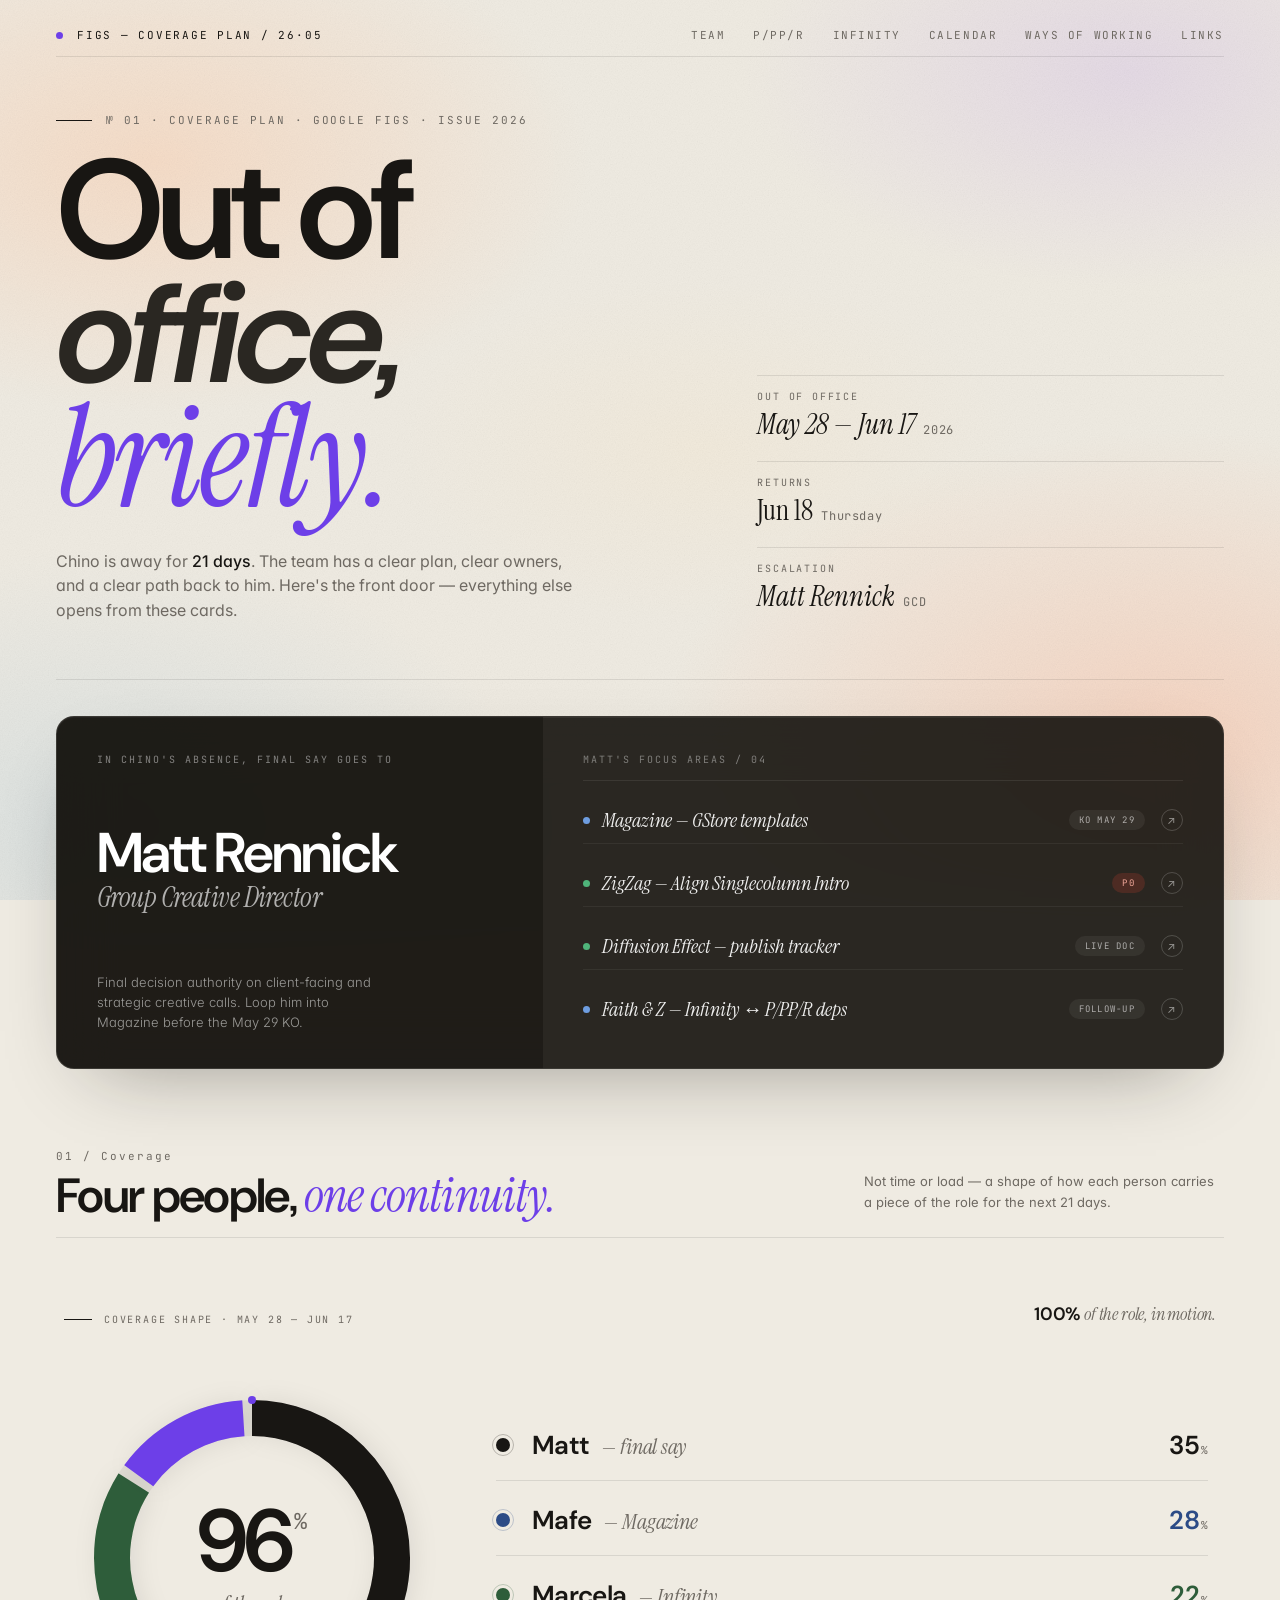
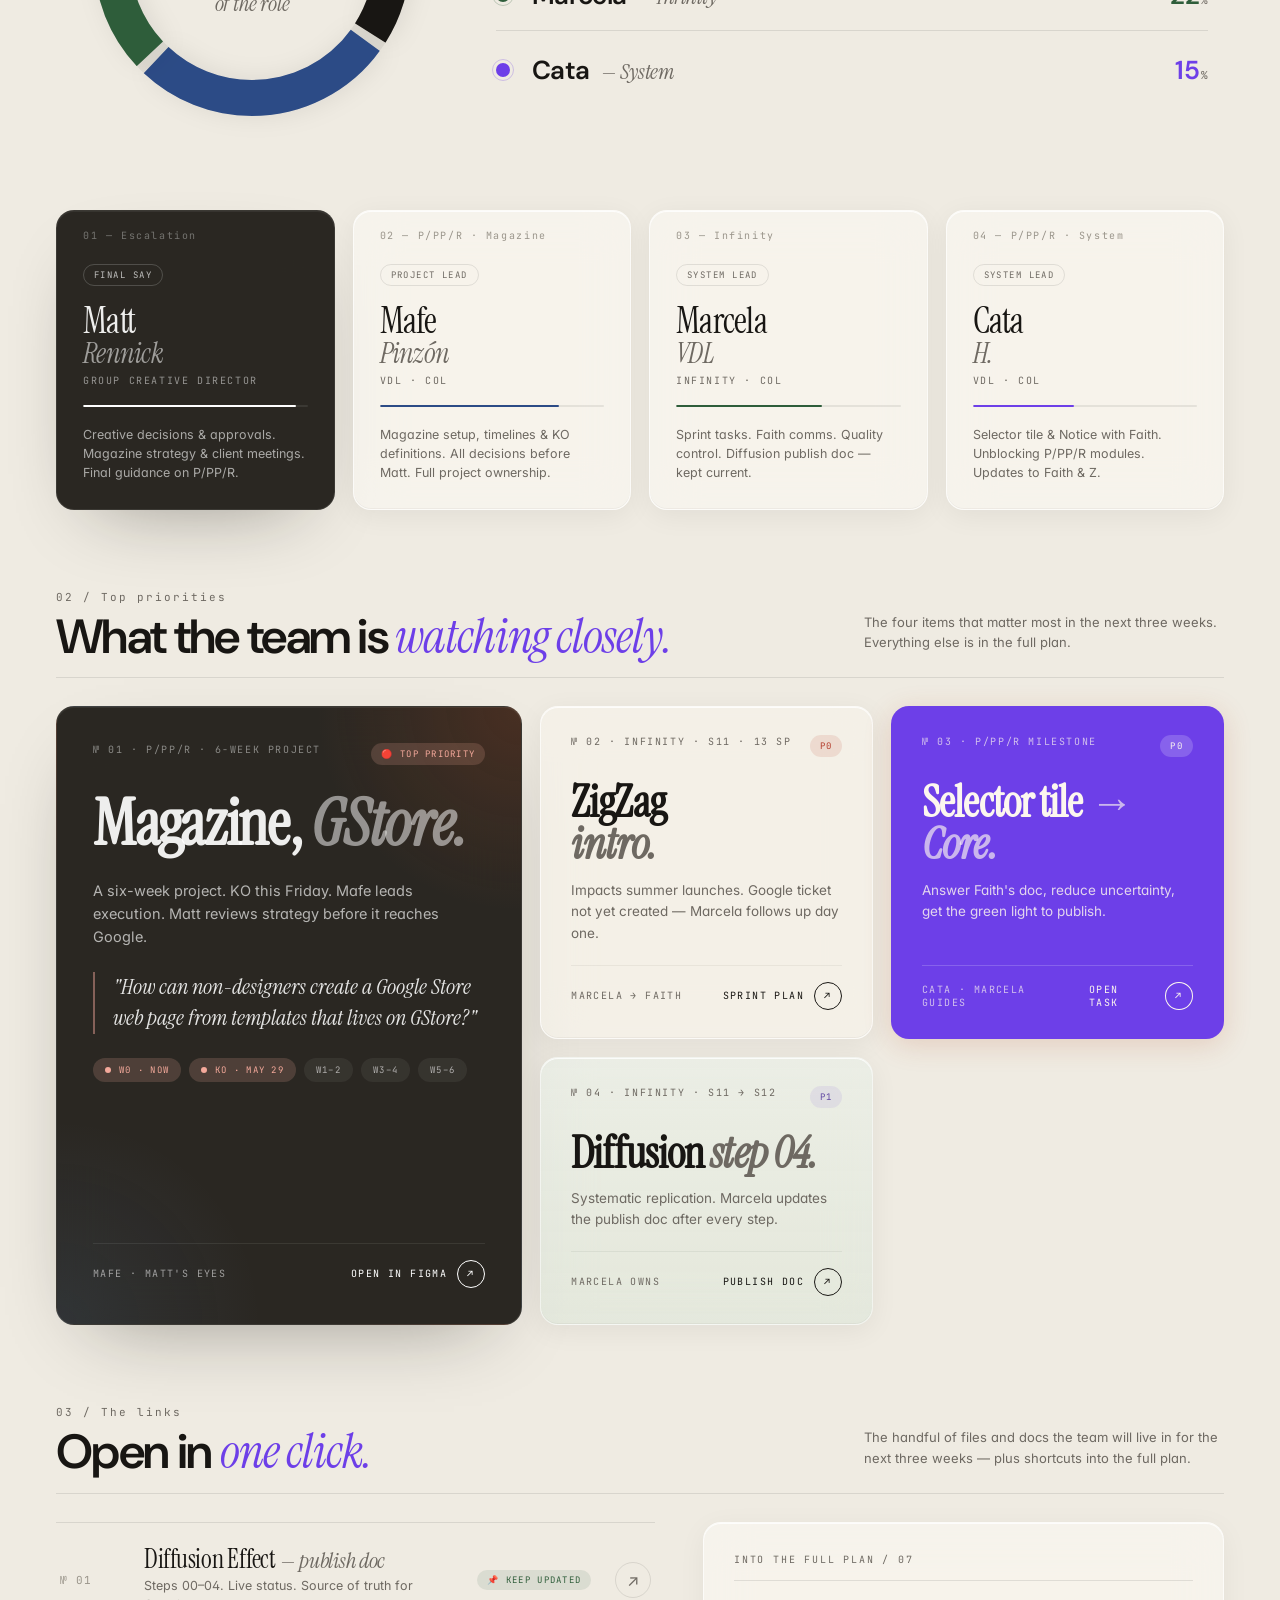
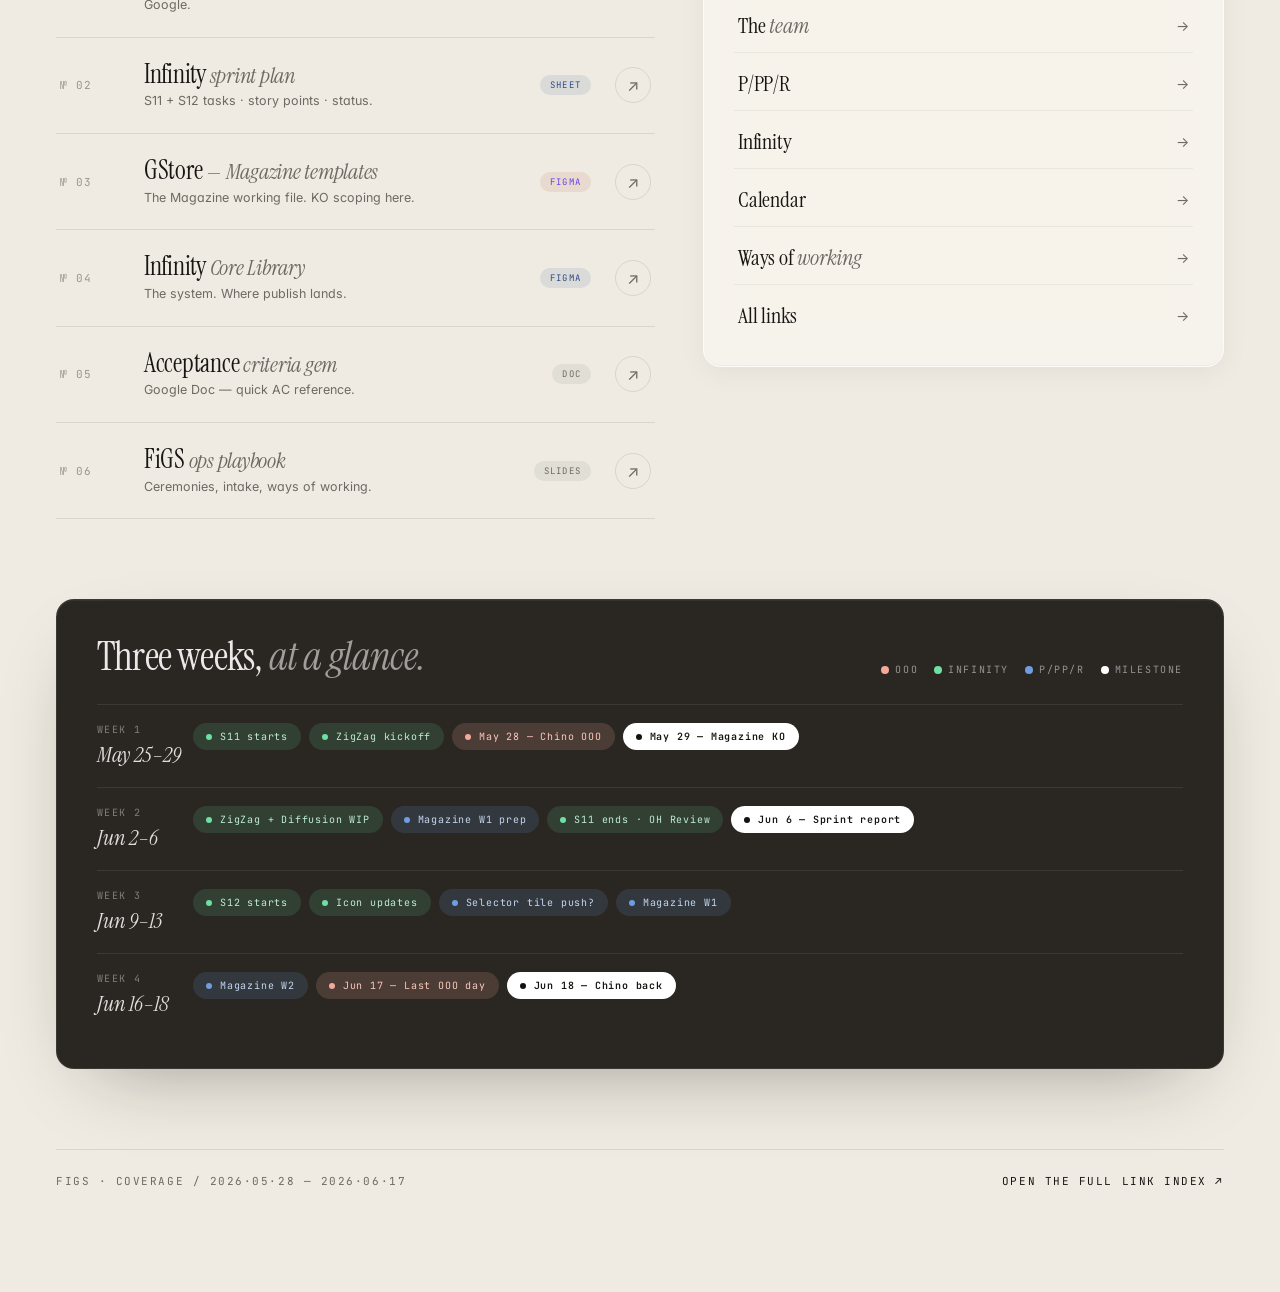
<file: index.html>
<!DOCTYPE html>
<html lang="en">
<head>
<meta charset="UTF-8">
<meta name="viewport" content="width=device-width, initial-scale=1.0">
<title>Coverage Plan — Chino OOO · May 28 – Jun 17, 2026</title>
<link rel="preconnect" href="https://fonts.googleapis.com">
<link rel="preconnect" href="https://fonts.gstatic.com" crossorigin>
<link href="https://fonts.googleapis.com/css2?family=DM+Sans:ital,wght@0,500;0,600;0,700;1,500;1,600&family=Instrument+Serif:ital@0;1&family=Inter:wght@300;400;500;600;700&family=JetBrains+Mono:wght@400;500&display=swap" rel="stylesheet">
<style>
@font-face {
  font-family: 'Matter';
  src: url('fonts/Matter-SemiBold.otf') format('opentype');
  font-weight: 600;
  font-style: normal;
  font-display: swap;
}

:root {
  --paper:      #EFEBE2;
  --paper-2:    #E7E2D6;
  --ink:        #181613;
  --ink-2:      #2A2722;
  --muted:      #6E6962;
  --muted-2:    #9A958B;
  --rule:       rgba(24,22,19,0.10);
  --rule-soft:  rgba(24,22,19,0.06);
  --card:       #FBFAF6;
  --card-2:     #F6F3EB;
  --dark:       #14120E;
  --accent:     #6D3FE8;   /* deep purple */
  --accent-2:   #2E5D3A;   /* forest */
  --accent-3:   #2C4B86;   /* deep blue */
  --accent-4:   #8C6CD5;   /* dusty violet */
  --warn:       #B43D2C;
  --serif:      'Instrument Serif', 'Times New Roman', serif;
  --sans:       'Inter', -apple-system, BlinkMacSystemFont, sans-serif;
  --gsans:      'Google Sans', 'Product Sans', 'DM Sans', -apple-system, BlinkMacSystemFont, sans-serif;
  --display:    'Matter', 'Inter', sans-serif;
  --mono:       'JetBrains Mono', ui-monospace, monospace;
}

* { box-sizing: border-box; margin: 0; padding: 0; }

html, body {
  background: var(--paper);
  color: var(--ink);
  font-family: var(--sans);
  -webkit-font-smoothing: antialiased;
  font-feature-settings: "ss01", "cv11";
  font-variant-ligatures: common-ligatures;
}

body {
  background:
    radial-gradient(ellipse 55% 45% at 12% 18%,  rgba(255, 196, 156, 0.38) 0%, transparent 62%),
    radial-gradient(ellipse 50% 40% at 88% 8%,   rgba(196, 168, 235, 0.26) 0%, transparent 60%),
    radial-gradient(ellipse 65% 55% at 92% 82%,  rgba(255, 168, 130, 0.34) 0%, transparent 62%),
    radial-gradient(ellipse 55% 50% at 8% 92%,   rgba(168, 200, 220, 0.28) 0%, transparent 62%),
    radial-gradient(ellipse 45% 35% at 55% 50%,  rgba(244, 232, 210, 0.40) 0%, transparent 55%),
    var(--paper);
  background-attachment: fixed;
  min-height: 100vh;
}

/* paper grain */
body::before {
  content: '';
  position: fixed;
  inset: 0;
  background-image: url("data:image/svg+xml;utf8,<svg xmlns='http://www.w3.org/2000/svg' width='240' height='240'><filter id='n'><feTurbulence type='fractalNoise' baseFrequency='0.85' numOctaves='2' stitchTiles='stitch'/><feColorMatrix type='saturate' values='0'/></filter><rect width='100%' height='100%' filter='url(%23n)' opacity='0.55'/></svg>");
  opacity: 0.18;
  mix-blend-mode: multiply;
  pointer-events: none;
  z-index: 1;
}

a { color: inherit; text-decoration: none; }

.shell {
  position: relative;
  z-index: 2;
  max-width: 1320px;
  margin: 0 auto;
  padding: 28px 56px 80px;
}

/* ────────── TOP BAR ────────── */
.topbar {
  display: flex;
  align-items: center;
  justify-content: space-between;
  padding-bottom: 14px;
  border-bottom: 1px solid var(--rule);
  margin-bottom: 56px;
}
.brand {
  font-family: var(--mono);
  font-size: 11px;
  letter-spacing: 0.16em;
  text-transform: uppercase;
  color: var(--ink);
  display: flex; align-items: center; gap: 14px;
}
.brand .b-dot { width: 7px; height: 7px; border-radius: 50%; background: var(--accent); display: inline-block; }
.topbar nav {
  display: flex;
  gap: 28px;
  font-size: 11px;
  font-family: var(--mono);
  letter-spacing: 0.14em;
  text-transform: uppercase;
  color: var(--muted);
}
.topbar nav a { transition: color .15s; }
.topbar nav a:hover { color: var(--ink); }

/* ────────── HAMBURGER + MOBILE MENU ────────── */
.hamburger {
  display: none;
  background: transparent;
  border: none;
  cursor: pointer;
  width: 44px;
  height: 44px;
  padding: 0;
  margin: -6px -10px -6px 0;
  position: relative;
  z-index: 60;
  flex-direction: column;
  align-items: center;
  justify-content: center;
  gap: 5px;
}
.hamburger span {
  display: block;
  width: 22px;
  height: 1.5px;
  background: var(--ink);
  border-radius: 1px;
  transition: transform .35s cubic-bezier(.6,.04,.3,1), opacity .25s, width .35s;
  transform-origin: center;
}
.hamburger span:nth-child(2) { width: 16px; }
.hamburger.is-open span:nth-child(1) { transform: translateY(6.5px) rotate(45deg); }
.hamburger.is-open span:nth-child(2) { opacity: 0; }
.hamburger.is-open span:nth-child(3) { transform: translateY(-6.5px) rotate(-45deg); width: 22px; }

.menu-overlay {
  position: fixed;
  inset: 0;
  z-index: 55;
  background:
    radial-gradient(ellipse 55% 45% at 12% 18%,  rgba(255, 196, 156, 0.55) 0%, transparent 62%),
    radial-gradient(ellipse 50% 40% at 88% 8%,   rgba(196, 168, 235, 0.38) 0%, transparent 60%),
    radial-gradient(ellipse 65% 55% at 92% 82%,  rgba(255, 168, 130, 0.48) 0%, transparent 62%),
    radial-gradient(ellipse 55% 50% at 8% 92%,   rgba(168, 200, 220, 0.40) 0%, transparent 62%),
    var(--paper);
  transform: translateY(-100%);
  transition: transform .55s cubic-bezier(.7,0,.3,1);
  display: flex;
  flex-direction: column;
  padding: 28px 22px 32px;
  overflow-y: auto;
}
.menu-overlay.is-open { transform: translateY(0); }
.menu-overlay-head {
  display: flex;
  justify-content: space-between;
  align-items: center;
  padding-bottom: 14px;
  border-bottom: 1px solid var(--rule);
}
.menu-eyebrow {
  font-family: var(--mono);
  font-size: 10px;
  letter-spacing: 0.18em;
  text-transform: uppercase;
  color: var(--muted);
  margin: 36px 0 8px;
  display: flex; align-items: center; gap: 12px;
}
.menu-eyebrow::before { content:''; width: 28px; height: 1px; background: var(--ink); }
.menu-title {
  font-family: var(--gsans);
  font-weight: 600;
  font-size: 56px;
  line-height: 0.9;
  letter-spacing: -0.04em;
  color: var(--ink);
  margin-bottom: 32px;
}
.menu-title .italic {
  font-family: var(--serif);
  font-weight: 400;
  font-style: italic;
  color: var(--accent);
  letter-spacing: -0.025em;
}
.menu-nav {
  display: flex;
  flex-direction: column;
  border-top: 1px solid var(--rule);
}
.menu-link {
  display: grid;
  grid-template-columns: 32px 1fr 28px;
  gap: 14px;
  align-items: center;
  padding: 20px 0;
  border-bottom: 1px solid var(--rule);
  text-decoration: none;
  color: var(--ink);
  opacity: 0;
  transform: translateX(-16px);
  transition: opacity .45s cubic-bezier(.4,0,.2,1), transform .45s cubic-bezier(.4,0,.2,1);
}
.menu-overlay.is-open .menu-link { opacity: 1; transform: translateX(0); }
.menu-overlay.is-open .menu-link:nth-child(1) { transition-delay: 0.18s; }
.menu-overlay.is-open .menu-link:nth-child(2) { transition-delay: 0.24s; }
.menu-overlay.is-open .menu-link:nth-child(3) { transition-delay: 0.30s; }
.menu-overlay.is-open .menu-link:nth-child(4) { transition-delay: 0.36s; }
.menu-overlay.is-open .menu-link:nth-child(5) { transition-delay: 0.42s; }
.menu-overlay.is-open .menu-link:nth-child(6) { transition-delay: 0.48s; }
.menu-overlay.is-open .menu-link:nth-child(7) { transition-delay: 0.54s; }
.menu-num {
  font-family: var(--mono);
  font-size: 10px;
  letter-spacing: 0.14em;
  color: var(--muted-2);
}
.menu-label {
  font-family: var(--gsans);
  font-weight: 600;
  font-size: 30px;
  letter-spacing: -0.035em;
  color: var(--ink);
  line-height: 1.1;
}
.menu-label .italic {
  font-family: var(--serif);
  font-weight: 400;
  font-style: italic;
  color: var(--muted);
  letter-spacing: -0.02em;
}
.menu-link.is-current .menu-label .italic { color: var(--accent); }
.menu-arr {
  width: 28px; height: 28px;
  border: 1px solid var(--rule);
  border-radius: 50%;
  display: flex;
  align-items: center;
  justify-content: center;
  color: var(--muted);
  font-size: 12px;
}
.menu-link:hover .menu-arr { background: var(--ink); color: var(--paper); border-color: var(--ink); }
.menu-foot {
  margin-top: auto;
  padding-top: 24px;
  font-family: var(--mono);
  font-size: 10px;
  letter-spacing: 0.16em;
  text-transform: uppercase;
  color: var(--muted);
  text-align: center;
}

body.menu-open { overflow: hidden; }

/* ────────── HERO ────────── */
.hero {
  display: grid;
  grid-template-columns: minmax(0, 1.4fr) minmax(0, 1fr);
  gap: 48px;
  align-items: end;
  margin-bottom: 28px;
}
.hero-eyebrow {
  font-family: var(--mono);
  font-size: 11px;
  letter-spacing: 0.18em;
  text-transform: uppercase;
  color: var(--muted);
  margin-bottom: 22px;
  display: flex; align-items: center; gap: 14px;
}
.hero-eyebrow::before {
  content: '';
  width: 36px; height: 1px;
  background: var(--ink);
}
.hero-title {
  font-family: var(--gsans);
  font-weight: 600;
  font-size: clamp(56px, 11vw, 168px);
  line-height: 0.88;
  letter-spacing: -0.04em;
  color: var(--ink);
  margin-bottom: 28px;
}
.hero-title .italic {
  font-family: var(--gsans);
  font-weight: 600;
  font-style: italic;
  color: var(--ink-2);
  letter-spacing: -0.04em;
}
.hero-title .accent {
  font-family: var(--serif);
  font-weight: 400;
  color: var(--accent);
  font-style: italic;
  letter-spacing: -0.025em;
}
.hero-sub {
  max-width: 520px;
  font-size: 16px;
  line-height: 1.55;
  color: var(--muted);
  font-weight: 400;
  font-family: var(--sans);
}
.hero-sub strong { color: var(--ink); font-weight: 500; }

.hero-meta {
  display: flex;
  flex-direction: column;
  gap: 22px;
  padding-bottom: 12px;
}
.meta-block {
  border-top: 1px solid var(--rule);
  padding-top: 14px;
}
.meta-block .k {
  font-family: var(--mono);
  font-size: 10px;
  letter-spacing: 0.18em;
  text-transform: uppercase;
  color: var(--muted);
  margin-bottom: 8px;
}
.meta-block .v {
  font-family: var(--serif);
  font-size: 28px;
  line-height: 1;
  color: var(--ink);
}
.meta-block .v.italic { font-style: italic; }
.meta-block .v small {
  font-family: var(--mono);
  font-size: 12px;
  letter-spacing: 0.05em;
  color: var(--muted);
  margin-left: 8px;
  font-style: normal;
}

/* divider line */
.h-rule {
  height: 1px;
  background: var(--rule);
  margin: 56px 0 36px;
}

/* ────────── ESCALATION BAR ────────── */
.esc {
  display: grid;
  grid-template-columns: minmax(0,1fr) minmax(0,1.4fr);
  gap: 0;
  background: rgba(20, 18, 14, 0.90);
  backdrop-filter: blur(28px) saturate(1.3);
  -webkit-backdrop-filter: blur(28px) saturate(1.3);
  border: 1px solid rgba(255,255,255,0.08);
  border-radius: 18px;
  overflow: hidden;
  margin-bottom: 80px;
  transition: transform .25s ease, box-shadow .25s ease;
  box-shadow:
    inset 0 1px 0 rgba(255,255,255,0.06),
    0 30px 80px -40px rgba(20,18,14,0.45);
}
.esc:hover {
  transform: translateY(-3px);
  box-shadow:
    inset 0 1px 0 rgba(255,255,255,0.06),
    0 40px 100px -40px rgba(20,18,14,0.55);
}
.esc-left {
  padding: 36px 40px;
  background: rgba(14, 12, 9, 0.40);
  display: flex;
  flex-direction: column;
  justify-content: space-between;
  gap: 28px;
}
.esc-label {
  font-family: var(--mono);
  font-size: 10px;
  letter-spacing: 0.2em;
  text-transform: uppercase;
  color: rgba(255,255,255,0.45);
}
.esc-name {
  font-family: var(--gsans);
  font-weight: 600;
  font-size: 56px;
  line-height: 0.96;
  letter-spacing: -0.035em;
  color: #FFF;
}
.esc-name .italic { font-family: var(--serif); font-weight: 400; font-style: italic; color: rgba(255,255,255,0.65); display: block; font-size: 28px; margin-top: 6px; letter-spacing: -0.02em; }
.esc-role { font-size: 13px; color: rgba(255,255,255,0.55); line-height: 1.55; max-width: 280px; font-weight: 300; }
.esc-right {
  padding: 36px 40px;
  display: flex;
  flex-direction: column;
  gap: 16px;
}
.esc-right-label {
  font-family: var(--mono);
  font-size: 10px;
  letter-spacing: 0.2em;
  text-transform: uppercase;
  color: rgba(255,255,255,0.4);
  padding-bottom: 14px;
  border-bottom: 1px solid rgba(255,255,255,0.08);
}
.focus-item {
  display: flex;
  align-items: center;
  justify-content: space-between;
  gap: 16px;
  padding: 10px 0;
  border-bottom: 1px solid rgba(255,255,255,0.06);
  transition: padding .2s;
}
.focus-item:last-child { border-bottom: none; }
.focus-item:hover { padding-left: 6px; }
.focus-item .f-left {
  display: flex;
  align-items: center;
  gap: 12px;
  font-family: var(--serif);
  font-size: 20px;
  color: rgba(255,255,255,0.92);
  font-style: italic;
}
.focus-item .f-dot {
  width: 7px; height: 7px; border-radius: 50%;
  background: var(--accent);
  flex-shrink: 0;
}
.focus-item .f-dot.green { background: #4FB47A; }
.focus-item .f-dot.blue { background: #6E9DE0; }
.focus-item .f-tag {
  font-family: var(--mono);
  font-size: 9px;
  letter-spacing: 0.14em;
  text-transform: uppercase;
  padding: 4px 10px;
  border-radius: 100px;
  background: rgba(255,255,255,0.06);
  color: rgba(255,255,255,0.6);
  white-space: nowrap;
  flex-shrink: 0;
}
.focus-item .f-tag.p0 { background: rgba(180,61,44,0.25); color: #F4A99B; }
.focus-item .arrow {
  width: 22px; height: 22px;
  border: 1px solid rgba(255,255,255,0.18);
  border-radius: 50%;
  display: inline-flex;
  align-items: center;
  justify-content: center;
  color: rgba(255,255,255,0.5);
  font-size: 11px;
  margin-left: 8px;
  transition: all .15s;
}
.focus-item:hover .arrow {
  border-color: rgba(255,255,255,0.4);
  color: #fff;
  transform: rotate(-45deg);
}

/* ────────── SECTION LABEL ────────── */
.sec { margin-bottom: 80px; }
.sec-head {
  display: flex;
  align-items: end;
  justify-content: space-between;
  gap: 32px;
  margin-bottom: 28px;
  padding-bottom: 18px;
  border-bottom: 1px solid var(--rule);
}
.sec-num {
  font-family: var(--mono);
  font-size: 11px;
  letter-spacing: 0.18em;
  color: var(--muted);
  margin-bottom: 10px;
}
.sec-title {
  font-family: var(--gsans);
  font-weight: 600;
  font-size: 48px;
  line-height: 0.95;
  letter-spacing: -0.035em;
  color: var(--ink);
}
.sec-title .italic { font-family: var(--serif); font-weight: 400; font-style: italic; color: var(--accent); letter-spacing: -0.02em; }
.sec-desc {
  max-width: 360px;
  font-size: 13px;
  line-height: 1.6;
  color: var(--muted);
  font-weight: 400;
  padding-bottom: 6px;
}

/* ────────── COVERAGE — PEOPLE GRID ────────── */
.people {
  display: grid;
  grid-template-columns: repeat(4, 1fr);
  gap: 18px;
}
.person {
  position: relative;
  background: rgba(251, 250, 246, 0.55);
  backdrop-filter: blur(24px) saturate(1.4);
  -webkit-backdrop-filter: blur(24px) saturate(1.4);
  border: 1px solid rgba(255, 255, 255, 0.65);
  border-radius: 18px;
  padding: 18px 26px 26px;
  min-height: 300px;
  display: flex;
  flex-direction: column;
  justify-content: space-between;
  transition: transform .25s ease, box-shadow .25s ease;
  overflow: hidden;
  box-shadow:
    inset 0 1px 0 rgba(255,255,255,0.8),
    inset 0 -1px 0 rgba(24,22,19,0.04),
    0 6px 28px rgba(20,18,14,0.06);
}
.person:hover { transform: translateY(-3px); box-shadow: inset 0 1px 0 rgba(255,255,255,0.8), 0 24px 60px -30px rgba(20,18,14,0.30); }
.person.dark {
  background: rgba(20, 18, 14, 0.90);
  backdrop-filter: blur(28px) saturate(1.3);
  -webkit-backdrop-filter: blur(28px) saturate(1.3);
  color: rgba(255,255,255,0.92);
  border: 1px solid rgba(255,255,255,0.08);
  box-shadow:
    inset 0 1px 0 rgba(255,255,255,0.06),
    0 30px 80px -40px rgba(20,18,14,0.45);
}
.person.dark:hover {
  box-shadow:
    inset 0 1px 0 rgba(255,255,255,0.06),
    0 40px 100px -40px rgba(20,18,14,0.55);
}
.person.dark .p-role { color: rgba(255,255,255,0.5); }
.person.dark .p-desc { color: rgba(255,255,255,0.6); }
.person.dark .p-pct { color: #fff; }
.person.dark .p-bar { background: rgba(255,255,255,0.08); }
.p-top {
  display: flex;
  align-items: flex-start;
  justify-content: space-between;
  gap: 12px;
}
.p-num {
  font-family: var(--mono);
  font-size: 10px;
  letter-spacing: 0.16em;
  color: var(--muted-2);
}
.person.dark .p-num { color: rgba(255,255,255,0.35); }
.p-pct {
  font-family: var(--serif);
  font-size: 64px;
  line-height: 1;
  color: var(--ink);
  letter-spacing: -0.04em;
}
.p-pct .pct-sign {
  font-family: var(--mono);
  font-size: 18px;
  font-weight: 400;
  letter-spacing: 0;
  margin-left: 4px;
  color: var(--muted);
  vertical-align: top;
  display: inline-block;
  margin-top: 12px;
}
.person.dark .p-pct .pct-sign { color: rgba(255,255,255,0.5); }
.p-pct.accent-clay { color: var(--accent); }
.p-pct.accent-blue { color: var(--accent-3); }
.p-pct.accent-green { color: var(--accent-2); }

.p-bottom { display: flex; flex-direction: column; gap: 18px; }
.p-name {
  font-family: var(--serif);
  font-size: 36px;
  line-height: 0.96;
  letter-spacing: -0.02em;
  color: inherit;
}
.p-name .italic { font-style: italic; font-size: 28px; color: var(--muted); display: block; margin-top: 2px; }
.person.dark .p-name .italic { color: rgba(255,255,255,0.55); }
.p-role {
  font-family: var(--mono);
  font-size: 10px;
  letter-spacing: 0.16em;
  text-transform: uppercase;
  color: var(--muted);
  margin-top: 6px;
}
.p-bar {
  height: 2px;
  background: rgba(24,22,19,0.08);
  border-radius: 2px;
  overflow: hidden;
}
.p-bar i {
  display: block;
  height: 100%;
  background: var(--ink);
  border-radius: 2px;
  width: 0;
  transition: width 1.1s cubic-bezier(.4,0,.2,1) .2s;
}
.person.dark .p-bar i { background: #fff; }
.person.clay .p-bar i { background: var(--accent); }
.person.green .p-bar i { background: var(--accent-2); }
.person.blue .p-bar i { background: var(--accent-3); }
.p-desc {
  font-size: 12.5px;
  line-height: 1.55;
  color: var(--muted);
  font-weight: 400;
}
.p-tag {
  align-self: flex-start;
  font-family: var(--mono);
  font-size: 9px;
  letter-spacing: 0.16em;
  text-transform: uppercase;
  padding: 4px 10px;
  border: 1px solid var(--rule);
  border-radius: 100px;
  color: var(--muted);
}
.person.dark .p-tag { border-color: rgba(255,255,255,0.18); color: rgba(255,255,255,0.7); }

/* ────────── PRIORITIES ────────── */
.prio-grid {
  display: grid;
  grid-template-columns: 1.4fr 1fr 1fr;
  grid-template-rows: auto auto;
  gap: 18px;
}
.prio {
  background: rgba(251, 250, 246, 0.55);
  backdrop-filter: blur(24px) saturate(1.4);
  -webkit-backdrop-filter: blur(24px) saturate(1.4);
  border: 1px solid rgba(255, 255, 255, 0.65);
  border-radius: 18px;
  padding: 28px 30px;
  display: flex;
  flex-direction: column;
  justify-content: space-between;
  position: relative;
  overflow: hidden;
  min-height: 240px;
  text-decoration: none;
  color: inherit;
  transition: transform .25s ease, box-shadow .25s ease;
  box-shadow:
    inset 0 1px 0 rgba(255,255,255,0.8),
    inset 0 -1px 0 rgba(24,22,19,0.04),
    0 6px 28px rgba(20,18,14,0.06);
}
.prio:hover { transform: translateY(-3px); box-shadow: inset 0 1px 0 rgba(255,255,255,0.8), 0 24px 60px -30px rgba(20,18,14,0.30); }
.prio.feature {
  grid-row: span 2;
  background: rgba(20, 18, 14, 0.90);
  backdrop-filter: blur(28px) saturate(1.3);
  -webkit-backdrop-filter: blur(28px) saturate(1.3);
  color: rgba(255,255,255,0.92);
  border: 1px solid rgba(255,255,255,0.08);
  padding: 36px;
  min-height: 500px;
  background-image:
    radial-gradient(ellipse 80% 60% at 100% 0%, rgba(180,71,31,0.22) 0%, transparent 55%),
    radial-gradient(ellipse 80% 60% at 0% 100%, rgba(110,157,224,0.10) 0%, transparent 55%);
  box-shadow:
    inset 0 1px 0 rgba(255,255,255,0.06),
    0 30px 80px -40px rgba(20,18,14,0.45);
}
.prio.clay {
  background: var(--accent);
  backdrop-filter: none;
  -webkit-backdrop-filter: none;
  color: #FCF6EF;
  border-color: transparent;
  box-shadow: 0 6px 28px rgba(180,71,31,0.18);
}
.prio.green-tint {
  background: linear-gradient(180deg, rgba(232,239,232,0.65) 0%, rgba(220,230,218,0.60) 100%);
  border-color: rgba(255,255,255,0.5);
}
.prio.cream {
  background: rgba(246, 243, 235, 0.65);
}

.prio-top { display: flex; align-items: flex-start; justify-content: space-between; gap: 16px; }
.prio-meta {
  font-family: var(--mono);
  font-size: 10px;
  letter-spacing: 0.16em;
  text-transform: uppercase;
  color: var(--muted);
}
.prio.feature .prio-meta { color: rgba(255,255,255,0.45); }
.prio.clay .prio-meta { color: rgba(252,246,239,0.7); }

.prio-tag {
  font-family: var(--mono);
  font-size: 9px;
  letter-spacing: 0.14em;
  text-transform: uppercase;
  padding: 5px 10px;
  border-radius: 100px;
  background: rgba(180,61,44,0.1);
  color: var(--warn);
  flex-shrink: 0;
}
.prio.feature .prio-tag { background: rgba(244,169,155,0.18); color: #F4A99B; }
.prio.clay .prio-tag { background: rgba(255,255,255,0.18); color: #FCF6EF; }
.prio-tag.p1 { background: rgba(140,108,213,0.12); color: #5E45A0; }
.prio-tag.p0 { background: rgba(180,61,44,0.12); color: var(--warn); }

.prio-title {
  font-family: var(--serif);
  font-size: 44px;
  line-height: 0.96;
  letter-spacing: -0.02em;
  color: inherit;
  margin: 24px 0 14px;
}
.prio-title .italic { font-style: italic; color: var(--muted); }
.prio.feature .prio-title { font-size: 64px; margin: 28px 0 24px; }
.prio.feature .prio-title .italic { color: rgba(255,255,255,0.5); }
.prio.clay .prio-title .italic { color: rgba(252,246,239,0.65); }

.prio-desc {
  font-size: 13.5px;
  line-height: 1.6;
  color: var(--muted);
  margin-bottom: 20px;
}
.prio.feature .prio-desc { color: rgba(255,255,255,0.65); font-size: 14.5px; }
.prio.clay .prio-desc { color: rgba(252,246,239,0.82); }

.prio.feature .quote {
  font-family: var(--serif);
  font-style: italic;
  font-size: 22px;
  line-height: 1.4;
  color: rgba(255,255,255,0.88);
  margin: 24px 0;
  padding-left: 18px;
  border-left: 2px solid rgba(244,169,155,0.45);
}

.prio-foot {
  display: flex;
  align-items: center;
  justify-content: space-between;
  gap: 12px;
  margin-top: auto;
  padding-top: 16px;
  border-top: 1px solid var(--rule-soft);
}
.prio.feature .prio-foot { border-top-color: rgba(255,255,255,0.08); }
.prio.clay .prio-foot { border-top-color: rgba(255,255,255,0.18); }
.prio-owner {
  font-family: var(--mono);
  font-size: 10px;
  letter-spacing: 0.14em;
  text-transform: uppercase;
  color: var(--muted);
}
.prio.feature .prio-owner { color: rgba(255,255,255,0.55); }
.prio.clay .prio-owner { color: rgba(252,246,239,0.7); }
.prio-link {
  display: inline-flex;
  align-items: center;
  gap: 10px;
  font-family: var(--mono);
  font-size: 10px;
  letter-spacing: 0.14em;
  text-transform: uppercase;
  color: var(--ink);
}
.prio.feature .prio-link { color: #fff; }
.prio.clay .prio-link { color: #FCF6EF; }
.prio-link .arr {
  width: 28px; height: 28px;
  border: 1px solid currentColor;
  border-radius: 50%;
  display: inline-flex;
  align-items: center;
  justify-content: center;
  transition: transform .2s;
}
.prio:hover .prio-link .arr { transform: rotate(-45deg); }

.prio-phases {
  display: flex;
  gap: 8px;
  margin-top: 18px;
  flex-wrap: wrap;
}
.phase-dot {
  display: inline-flex;
  align-items: center;
  gap: 8px;
  font-family: var(--mono);
  font-size: 9px;
  letter-spacing: 0.14em;
  text-transform: uppercase;
  padding: 6px 12px;
  border-radius: 100px;
  background: rgba(255,255,255,0.06);
  color: rgba(255,255,255,0.6);
}
.phase-dot.done::before { content: ''; width: 6px; height: 6px; border-radius: 50%; background: #4FB47A; }
.phase-dot.next { background: rgba(244,169,155,0.18); color: #F4A99B; }
.phase-dot.next::before { content: ''; width: 6px; height: 6px; border-radius: 50%; background: #F4A99B; }

/* ────────── KEY FILES + SECTIONS ────────── */
.split {
  display: grid;
  grid-template-columns: 1.15fr 1fr;
  gap: 48px;
}
.files {
  display: flex;
  flex-direction: column;
  gap: 0;
  border-top: 1px solid var(--rule);
}
.file {
  display: grid;
  grid-template-columns: 60px 1fr auto auto;
  gap: 24px;
  align-items: center;
  padding: 22px 4px;
  border-bottom: 1px solid var(--rule);
  text-decoration: none;
  color: inherit;
  transition: padding .2s ease, background .2s;
}
.file:hover { padding-left: 12px; background: rgba(24,22,19,0.025); }
.file-num {
  font-family: var(--mono);
  font-size: 11px;
  letter-spacing: 0.1em;
  color: var(--muted-2);
}
.file-body { min-width: 0; }
.file-title {
  font-family: var(--serif);
  font-size: 26px;
  line-height: 1.1;
  color: var(--ink);
  letter-spacing: -0.01em;
}
.file-title .italic { font-style: italic; color: var(--muted); font-size: 22px; }
.file-desc {
  font-size: 12.5px;
  color: var(--muted);
  margin-top: 4px;
  line-height: 1.5;
}
.file-pin {
  font-family: var(--mono);
  font-size: 9px;
  letter-spacing: 0.14em;
  text-transform: uppercase;
  padding: 4px 10px;
  border-radius: 100px;
  background: rgba(46,93,58,0.1);
  color: var(--accent-2);
  white-space: nowrap;
}
.file-pin.clay { background: rgba(180,71,31,0.1); color: var(--accent); }
.file-pin.blue { background: rgba(44,75,134,0.1); color: var(--accent-3); }
.file-pin.muted { background: rgba(24,22,19,0.06); color: var(--muted); }
.file-arr {
  width: 36px; height: 36px;
  border: 1px solid var(--rule);
  border-radius: 50%;
  display: inline-flex;
  align-items: center;
  justify-content: center;
  color: var(--muted);
  transition: all .2s;
}
.file:hover .file-arr {
  background: var(--ink);
  border-color: var(--ink);
  color: var(--paper);
  transform: rotate(-45deg);
}

.side {
  background: rgba(251, 250, 246, 0.55);
  backdrop-filter: blur(24px) saturate(1.4);
  -webkit-backdrop-filter: blur(24px) saturate(1.4);
  border: 1px solid rgba(255, 255, 255, 0.65);
  border-radius: 18px;
  padding: 30px 30px 24px;
  align-self: start;
  box-shadow:
    inset 0 1px 0 rgba(255,255,255,0.8),
    inset 0 -1px 0 rgba(24,22,19,0.04),
    0 6px 28px rgba(20,18,14,0.05);
}
.side-h {
  font-family: var(--mono);
  font-size: 10px;
  letter-spacing: 0.18em;
  text-transform: uppercase;
  color: var(--muted);
  margin-bottom: 18px;
  padding-bottom: 14px;
  border-bottom: 1px solid var(--rule);
}
.side-list { display: flex; flex-direction: column; gap: 4px; }
.side-link {
  display: flex;
  align-items: center;
  justify-content: space-between;
  padding: 12px 4px;
  border-bottom: 1px solid var(--rule-soft);
  text-decoration: none;
  color: var(--ink);
  font-family: var(--serif);
  font-size: 22px;
  letter-spacing: -0.01em;
  transition: padding .2s ease;
}
.side-link:last-child { border-bottom: none; }
.side-link:hover { padding-left: 10px; }
.side-link .italic { font-style: italic; color: var(--muted); }
.side-link .arr {
  font-family: var(--sans);
  font-size: 14px;
  color: var(--muted);
  transition: transform .15s;
}
.side-link:hover .arr { transform: translateX(4px); color: var(--ink); }

/* ────────── CALENDAR STRIP ────────── */
.cal-strip {
  background: rgba(20, 18, 14, 0.90);
  backdrop-filter: blur(28px) saturate(1.3);
  -webkit-backdrop-filter: blur(28px) saturate(1.3);
  border: 1px solid rgba(255,255,255,0.08);
  border-radius: 18px;
  padding: 36px 40px 32px;
  color: rgba(255,255,255,0.9);
  margin-bottom: 80px;
  transition: transform .25s ease, box-shadow .25s ease;
  box-shadow:
    inset 0 1px 0 rgba(255,255,255,0.06),
    0 30px 80px -40px rgba(20,18,14,0.45);
}
.cal-strip:hover {
  transform: translateY(-3px);
  box-shadow:
    inset 0 1px 0 rgba(255,255,255,0.06),
    0 40px 100px -40px rgba(20,18,14,0.55);
}
.cal-head {
  display: flex;
  justify-content: space-between;
  align-items: end;
  gap: 24px;
  margin-bottom: 28px;
}
.cal-head h3 {
  font-family: var(--serif);
  font-size: 40px;
  line-height: 1;
  letter-spacing: -0.02em;
  font-weight: 400;
}
.cal-head h3 .italic { font-style: italic; color: rgba(255,255,255,0.55); }
.cal-head .legend {
  display: flex;
  gap: 16px;
  font-family: var(--mono);
  font-size: 10px;
  letter-spacing: 0.16em;
  text-transform: uppercase;
  color: rgba(255,255,255,0.5);
  align-items: center;
}
.cal-head .legend span { display: inline-flex; align-items: center; gap: 6px; }
.cal-head .legend i { width: 8px; height: 8px; border-radius: 50%; display: inline-block; }
.lg-1 { background: #F4A99B; }
.lg-2 { background: #6EE0A4; }
.lg-3 { background: #6E9DE0; }
.lg-4 { background: #FFFFFF; }

.cal-grid {
  display: grid;
  grid-template-columns: 96px 1fr;
  gap: 0;
}
.week-row {
  display: contents;
}
.week-row > .wk-label {
  font-family: var(--mono);
  font-size: 10px;
  letter-spacing: 0.14em;
  text-transform: uppercase;
  color: rgba(255,255,255,0.4);
  padding: 18px 0;
  border-top: 1px solid rgba(255,255,255,0.08);
  display: flex;
  align-items: flex-start;
  flex-direction: column;
  gap: 4px;
}
.week-row > .wk-label .dates {
  font-family: var(--serif);
  font-size: 22px;
  font-style: italic;
  color: rgba(255,255,255,0.85);
  letter-spacing: 0;
  text-transform: none;
}
.week-events {
  padding: 18px 0;
  border-top: 1px solid rgba(255,255,255,0.08);
  display: flex;
  flex-wrap: wrap;
  gap: 8px;
  align-content: flex-start;
}
.evt {
  font-family: var(--mono);
  font-size: 10px;
  letter-spacing: 0.08em;
  padding: 7px 13px;
  border-radius: 100px;
  background: rgba(255,255,255,0.07);
  color: rgba(255,255,255,0.85);
  display: inline-flex;
  align-items: center;
  gap: 8px;
  white-space: nowrap;
}
.evt::before {
  content: '';
  width: 6px; height: 6px;
  border-radius: 50%;
  background: rgba(255,255,255,0.45);
}
.evt.warn { background: rgba(244,169,155,0.16); color: #FBC9BC; }
.evt.warn::before { background: #F4A99B; }
.evt.inf { background: rgba(110,224,164,0.12); color: #BFEFD2; }
.evt.inf::before { background: #6EE0A4; }
.evt.pppr { background: rgba(110,157,224,0.14); color: #C5D7F2; }
.evt.pppr::before { background: #6E9DE0; }
.evt.mag { background: #FFF; color: var(--dark); font-weight: 600; }
.evt.mag::before { background: var(--dark); }

/* ────────── FOOTER ────────── */
.foot {
  display: flex;
  justify-content: space-between;
  align-items: center;
  padding: 24px 0;
  border-top: 1px solid var(--rule);
  font-family: var(--mono);
  font-size: 11px;
  letter-spacing: 0.14em;
  text-transform: uppercase;
  color: var(--muted);
}
.foot a { color: var(--ink); }
.foot a:hover { color: var(--accent); }

/* ────────── RESPONSIVE ────────── */
@media (max-width: 1080px) {
  .hero { grid-template-columns: 1fr; gap: 24px; }
  .hero-meta { flex-direction: row; flex-wrap: wrap; gap: 28px; }
  .meta-block { flex: 1; min-width: 160px; }
  .people { grid-template-columns: repeat(2, 1fr); }
  .prio-grid { grid-template-columns: 1fr 1fr; }
  .prio.feature { grid-row: span 1; grid-column: span 2; min-height: 360px; }
  .split { grid-template-columns: 1fr; gap: 32px; }
  .esc { grid-template-columns: 1fr; }
}
@media (max-width: 720px) {
  .shell { padding: 20px 22px 60px; }
  .topbar nav { display: none !important; }
  .hamburger { display: flex; }
  .hero-title { font-size: 16vw; }
  .people { grid-template-columns: 1fr; }
  .prio-grid { grid-template-columns: 1fr; }
  .prio.feature { grid-column: span 1; }
  .sec-head { flex-direction: column; align-items: flex-start; }
  .sec-title { font-size: 36px; }
  .cal-grid { grid-template-columns: 1fr; }
  .file { grid-template-columns: 36px 1fr auto; }
  .file-pin { display: none; }
}
@media (min-width: 721px) {
  .menu-overlay { display: none; }
}

/* ────────── COVERAGE DONUT ────────── */
.cov-chart {
  margin: 0 0 48px;
  padding: 36px 8px 12px;
  position: relative;
}
.cov-chart-head {
  display: flex;
  align-items: baseline;
  justify-content: space-between;
  gap: 24px;
  margin-bottom: 28px;
  flex-wrap: wrap;
}
.cov-chart-label {
  font-family: var(--mono);
  font-size: 10px;
  letter-spacing: 0.18em;
  text-transform: uppercase;
  color: var(--muted);
  display: flex; align-items: center; gap: 12px;
}
.cov-chart-label::before {
  content: '';
  width: 28px; height: 1px;
  background: var(--ink);
}
.cov-chart-caption {
  font-family: var(--serif);
  font-style: italic;
  font-size: 18px;
  color: var(--muted);
  letter-spacing: -0.01em;
}
.cov-chart-caption strong {
  font-family: var(--gsans);
  font-style: normal;
  font-weight: 600;
  color: var(--ink);
}

.cov-donut-stage {
  display: grid;
  grid-template-columns: minmax(0, 360px) 1fr;
  gap: 64px;
  align-items: center;
  padding: 24px 8px 12px;
}

.cov-donut {
  position: relative;
  width: 360px;
  height: 360px;
  justify-self: center;
}
.cov-donut svg {
  width: 100%;
  height: 100%;
  overflow: visible;
}
.cov-donut .rot {
  transform-origin: 180px 180px;
  animation: cov-rotate 120s linear infinite;
}
@keyframes cov-rotate {
  from { transform: rotate(0deg); }
  to   { transform: rotate(360deg); }
}
.cov-donut .arc {
  fill: none;
  stroke-width: 36;
  stroke-linecap: butt;
  transform-origin: 180px 180px;
  transform: rotate(-90deg);
  transition: stroke-dasharray 1.4s cubic-bezier(.4,0,.2,1), filter .6s;
  filter: drop-shadow(0 4px 12px rgba(0,0,0,0.08));
}
.cov-chart.is-animated .arc[data-pct="35"] { stroke-dasharray: 34 100; transition-delay: 0.05s; }
.cov-chart.is-animated .arc[data-pct="28"] { stroke-dasharray: 27 100; transition-delay: 0.20s; }
.cov-chart.is-animated .arc[data-pct="22"] { stroke-dasharray: 21 100; transition-delay: 0.35s; }
.cov-chart.is-animated .arc[data-pct="15"] { stroke-dasharray: 14 100; transition-delay: 0.50s; }

@keyframes cov-breathe-arc {
  0%, 100% { stroke-width: 36; }
  50%      { stroke-width: 40; }
}
.cov-chart.is-animated .arc {
  animation: cov-breathe-arc 4.5s ease-in-out infinite;
}
.cov-chart.is-animated .arc[data-pct="28"] { animation-delay: 0.7s; }
.cov-chart.is-animated .arc[data-pct="22"] { animation-delay: 1.4s; }
.cov-chart.is-animated .arc[data-pct="15"] { animation-delay: 2.1s; }

/* orbiting dot */
.cov-orbit-dot {
  fill: var(--accent);
  opacity: 0;
  transition: opacity 1s;
}
.cov-chart.is-animated .cov-orbit-dot {
  opacity: 1;
  animation: cov-orbit 7s linear infinite;
  transform-origin: 180px 180px;
}
@keyframes cov-orbit {
  from { transform: rotate(0deg); }
  to   { transform: rotate(360deg); }
}

.cov-donut-center {
  position: absolute;
  inset: 0;
  display: flex;
  flex-direction: column;
  align-items: center;
  justify-content: center;
  pointer-events: none;
}
.cov-center-num {
  font-family: var(--gsans);
  font-weight: 600;
  font-size: 88px;
  line-height: 1;
  letter-spacing: -0.05em;
  color: var(--ink);
  display: flex;
  align-items: baseline;
  opacity: 0;
  transform: translateY(8px);
  transition: opacity .8s ease .4s, transform .8s cubic-bezier(.4,0,.2,1) .4s;
}
.cov-center-num .pct {
  font-family: var(--mono);
  font-weight: 400;
  font-size: 22px;
  color: var(--muted);
  margin-left: 4px;
  align-self: flex-start;
  margin-top: 14px;
  letter-spacing: 0;
}
.cov-center-label {
  font-family: var(--serif);
  font-style: italic;
  font-size: 22px;
  color: var(--muted);
  margin-top: 4px;
  letter-spacing: -0.01em;
  opacity: 0;
  transition: opacity .8s ease .55s;
}
.cov-chart.is-animated .cov-center-num,
.cov-chart.is-animated .cov-center-label {
  opacity: 1;
  transform: translateY(0);
}

/* legend */
.cov-legend {
  display: flex;
  flex-direction: column;
  gap: 4px;
}
.cov-leg {
  display: grid;
  grid-template-columns: 18px 1fr auto;
  gap: 18px;
  align-items: baseline;
  padding: 18px 0;
  border-bottom: 1px solid var(--rule);
  opacity: 0;
  transform: translateX(-12px);
  transition: opacity .6s ease, transform .6s cubic-bezier(.4,0,.2,1);
}
.cov-leg:last-child { border-bottom: none; }
.cov-chart.is-animated .cov-leg { opacity: 1; transform: translateX(0); }
.cov-chart.is-animated .cov-leg:nth-child(1) { transition-delay: 0.55s; }
.cov-chart.is-animated .cov-leg:nth-child(2) { transition-delay: 0.70s; }
.cov-chart.is-animated .cov-leg:nth-child(3) { transition-delay: 0.85s; }
.cov-chart.is-animated .cov-leg:nth-child(4) { transition-delay: 1.00s; }
.cov-leg .swatch {
  width: 14px; height: 14px;
  border-radius: 50%;
  background: var(--c);
  align-self: center;
  position: relative;
}
.cov-leg .swatch::after {
  content: '';
  position: absolute;
  inset: -4px;
  border-radius: 50%;
  border: 1px solid var(--c);
  opacity: 0.25;
}
.cov-leg .lname {
  font-family: var(--gsans);
  font-weight: 600;
  font-size: 26px;
  letter-spacing: -0.025em;
  color: var(--ink);
  line-height: 1.1;
}
.cov-leg .lname em {
  font-family: var(--serif);
  font-style: italic;
  font-weight: 400;
  font-size: 22px;
  color: var(--muted);
  margin-left: 6px;
  letter-spacing: -0.01em;
}
.cov-leg .lpct {
  font-family: var(--gsans);
  font-weight: 600;
  font-size: 26px;
  color: var(--c);
  letter-spacing: -0.025em;
}
.cov-leg .lpct small {
  font-family: var(--mono);
  font-size: 11px;
  color: var(--muted);
  font-weight: 400;
  margin-left: 2px;
  letter-spacing: 0;
}

@media (max-width: 880px) {
  .cov-donut-stage { grid-template-columns: 1fr; gap: 32px; }
  .cov-donut { width: 280px; height: 280px; }
  .cov-center-num { font-size: 64px; }
}
</style>
</head>
<body>
<div class="shell">

  <!-- ─── TOP BAR ─── -->
  <header class="topbar">
    <div class="brand">
      <span class="b-dot"></span>
      <span>FiGS — Coverage Plan / 26·05</span>
    </div>
    <nav>
      <a href="Team.html">Team</a>
      <a href="PPPR.html">P/PP/R</a>
      <a href="Infinity.html">Infinity</a>
      <a href="Calendar.html">Calendar</a>
      <a href="Ways of Working.html">Ways of working</a>
      <a href="Links.html">Links</a>
    </nav>
      <button class="hamburger" aria-label="Open menu" aria-expanded="false"><span></span><span></span><span></span></button>
  </header>

<!-- Mobile menu overlay -->
<div class="menu-overlay" id="menu-overlay" aria-hidden="true">
  <div class="menu-overlay-head">
    <a href="index.html" class="brand"><span class="b-dot"></span><span>FiGS — Coverage Plan / 26·05</span></a>
  </div>
  <div class="menu-eyebrow">Navigation · 07 places</div>
  <h2 class="menu-title">Where to,<br><span class="italic">friend?</span></h2>
  <nav class="menu-nav">
      <a class="menu-link is-current" href="index.html">
        <span class="menu-num">01</span>
        <span class="menu-label">Home <span class="italic">— the front door</span></span>
        <span class="menu-arr">→</span>
      </a>
      <a class="menu-link" href="Team.html">
        <span class="menu-num">02</span>
        <span class="menu-label">The <span class="italic">team</span></span>
        <span class="menu-arr">→</span>
      </a>
      <a class="menu-link" href="PPPR.html">
        <span class="menu-num">03</span>
        <span class="menu-label">P/PP/R</span>
        <span class="menu-arr">→</span>
      </a>
      <a class="menu-link" href="Infinity.html">
        <span class="menu-num">04</span>
        <span class="menu-label">Infinity</span>
        <span class="menu-arr">→</span>
      </a>
      <a class="menu-link" href="Calendar.html">
        <span class="menu-num">05</span>
        <span class="menu-label">Calendar</span>
        <span class="menu-arr">→</span>
      </a>
      <a class="menu-link" href="Ways of Working.html">
        <span class="menu-num">06</span>
        <span class="menu-label">Ways of <span class="italic">working</span></span>
        <span class="menu-arr">→</span>
      </a>
      <a class="menu-link" href="Links.html">
        <span class="menu-num">07</span>
        <span class="menu-label">All <span class="italic">links</span></span>
        <span class="menu-arr">→</span>
      </a>
  </nav>
  <div class="menu-foot">Chino OOO · May 28 — Jun 17, 2026</div>
</div>

<script>
  (function() {
    const ham = document.querySelector('.hamburger');
    const overlay = document.getElementById('menu-overlay');
    if (!ham || !overlay) return;
    function toggle(open) {
      ham.classList.toggle('is-open', open);
      overlay.classList.toggle('is-open', open);
      document.body.classList.toggle('menu-open', open);
      ham.setAttribute('aria-expanded', open);
      ham.setAttribute('aria-label', open ? 'Close menu' : 'Open menu');
      overlay.setAttribute('aria-hidden', !open);
    }
    ham.addEventListener('click', () => toggle(!ham.classList.contains('is-open')));
    overlay.querySelectorAll('a').forEach(a => a.addEventListener('click', () => toggle(false)));
    document.addEventListener('keydown', e => { if (e.key === 'Escape') toggle(false); });
  })();
</script>


  <!-- ─── HERO ─── -->
  <section class="hero">
    <div>
      <div class="hero-eyebrow">№ 01 · Coverage plan · Google FiGS · Issue 2026</div>
      <h1 class="hero-title">
        Out of<br>
        <span class="italic">office,</span><br>
        <span class="accent">briefly.</span>
      </h1>
      <p class="hero-sub">
        Chino is away for <strong>21 days</strong>. The team has a clear plan, clear owners, and a clear path back to him. Here's the front door — everything else opens from these cards.
      </p>
    </div>
    <aside class="hero-meta">
      <div class="meta-block">
        <div class="k">Out of office</div>
        <div class="v italic">May 28 — Jun 17<small>2026</small></div>
      </div>
      <div class="meta-block">
        <div class="k">Returns</div>
        <div class="v">Jun 18<small>Thursday</small></div>
      </div>
      <div class="meta-block">
        <div class="k">Escalation</div>
        <div class="v italic">Matt Rennick<small>GCD</small></div>
      </div>
    </aside>
  </section>

  <div class="h-rule"></div>

  <!-- ─── ESCALATION DARK CARD ─── -->
  <section class="esc">
    <div class="esc-left">
      <div class="esc-label">In Chino's absence, final say goes to</div>
      <div>
        <div class="esc-name">Matt Rennick<span class="italic">Group Creative Director</span></div>
      </div>
      <div class="esc-role">Final decision authority on client-facing and strategic creative calls. Loop him into Magazine before the May 29 KO.</div>
    </div>
    <div class="esc-right">
      <div class="esc-right-label">Matt's focus areas / 04</div>

      <a class="focus-item" href="https://www.figma.com/design/ZjW7p1DX3HbknLsSICBOZi/GStore---Magazine-templates?node-id=1-54261" target="_blank">
        <span class="f-left"><span class="f-dot blue"></span>Magazine — GStore templates</span>
        <span style="display:flex;align-items:center;gap:8px;">
          <span class="f-tag">KO May 29</span>
          <span class="arrow">↗</span>
        </span>
      </a>

      <a class="focus-item" href="Infinity.html#s11">
        <span class="f-left"><span class="f-dot green"></span>ZigZag — Align Singlecolumn Intro</span>
        <span style="display:flex;align-items:center;gap:8px;">
          <span class="f-tag p0">P0</span>
          <span class="arrow">↗</span>
        </span>
      </a>

      <a class="focus-item" href="https://docs.google.com/document/d/1LX3JjvRE9AwYok0MAQVxdYtyhIIvmKUEeQ-MvyxWFTo/edit" target="_blank">
        <span class="f-left"><span class="f-dot green"></span>Diffusion Effect — publish tracker</span>
        <span style="display:flex;align-items:center;gap:8px;">
          <span class="f-tag">Live doc</span>
          <span class="arrow">↗</span>
        </span>
      </a>

      <a class="focus-item" href="PPPR.html#notice">
        <span class="f-left"><span class="f-dot blue"></span>Faith &amp; Z — Infinity ↔ P/PP/R deps</span>
        <span style="display:flex;align-items:center;gap:8px;">
          <span class="f-tag">Follow-up</span>
          <span class="arrow">↗</span>
        </span>
      </a>
    </div>
  </section>

  <!-- ─── COVERAGE PEOPLE ─── -->
  <section class="sec" id="coverage">
    <div class="sec-head">
      <div>
        <div class="sec-num">01 / Coverage</div>
        <h2 class="sec-title">Four people, <span class="italic">one continuity.</span></h2>
      </div>
      <p class="sec-desc">Not time or load — a shape of how each person carries a piece of the role for the next 21 days.</p>
    </div>

    <!-- Animated coverage donut -->
    <div class="cov-chart" id="cov-chart">
      <div class="cov-chart-head">
        <span class="cov-chart-label">Coverage shape · May 28 — Jun 17</span>
        <span class="cov-chart-caption"><strong>100%</strong> of the role, in motion.</span>
      </div>

      <div class="cov-donut-stage">
        <div class="cov-donut">
          <svg viewBox="0 0 360 360" aria-hidden="true">
            <g class="rot">
              <!-- background track -->
              <circle cx="180" cy="180" r="140" fill="none" stroke="rgba(24,22,19,0.06)" stroke-width="36"/>
              <!-- arcs (pathLength 100 → dasharray units = %) -->
              <circle class="arc" data-pct="35" cx="180" cy="180" r="140" stroke="var(--ink)"
                      pathLength="100" stroke-dasharray="0 100" stroke-dashoffset="0"/>
              <circle class="arc" data-pct="28" cx="180" cy="180" r="140" stroke="var(--accent-3)"
                      pathLength="100" stroke-dasharray="0 100" stroke-dashoffset="-35"/>
              <circle class="arc" data-pct="22" cx="180" cy="180" r="140" stroke="var(--accent-2)"
                      pathLength="100" stroke-dasharray="0 100" stroke-dashoffset="-63"/>
              <circle class="arc" data-pct="15" cx="180" cy="180" r="140" stroke="var(--accent)"
                      pathLength="100" stroke-dasharray="0 100" stroke-dashoffset="-85"/>
            </g>
            <!-- orbiting dot on outer edge -->
            <g class="cov-orbit-dot">
              <circle cx="180" cy="22" r="4"/>
            </g>
          </svg>

          <div class="cov-donut-center">
            <div class="cov-center-num"><span data-count="100">0</span><span class="pct">%</span></div>
            <div class="cov-center-label">of the role</div>
          </div>
        </div>

        <div class="cov-legend">
          <div class="cov-leg" style="--c: var(--ink);">
            <span class="swatch"></span>
            <span class="lname">Matt <em>— final say</em></span>
            <span class="lpct">35<small>%</small></span>
          </div>
          <div class="cov-leg" style="--c: var(--accent-3);">
            <span class="swatch"></span>
            <span class="lname">Mafe <em>— Magazine</em></span>
            <span class="lpct">28<small>%</small></span>
          </div>
          <div class="cov-leg" style="--c: var(--accent-2);">
            <span class="swatch"></span>
            <span class="lname">Marcela <em>— Infinity</em></span>
            <span class="lpct">22<small>%</small></span>
          </div>
          <div class="cov-leg" style="--c: var(--accent);">
            <span class="swatch"></span>
            <span class="lname">Cata <em>— System</em></span>
            <span class="lpct">15<small>%</small></span>
          </div>
        </div>
      </div>
    </div>

    <div class="people">

      <article class="person dark">
        <div class="p-top">
          <div class="p-num">01 — Escalation</div>
        </div>
        <div class="p-bottom">
          <span class="p-tag">Final say</span>
          <div>
            <div class="p-name">Matt<span class="italic">Rennick</span></div>
            <div class="p-role">Group Creative Director</div>
          </div>
          <div class="p-bar"><i style="--w:95%"></i></div>
          <p class="p-desc">Creative decisions &amp; approvals. Magazine strategy &amp; client meetings. Final guidance on P/PP/R.</p>
        </div>
      </article>

      <article class="person blue">
        <div class="p-top">
          <div class="p-num">02 — P/PP/R · Magazine</div>
        </div>
        <div class="p-bottom">
          <span class="p-tag">Project lead</span>
          <div>
            <div class="p-name">Mafe<span class="italic">Pinzón</span></div>
            <div class="p-role">VDL · COL</div>
          </div>
          <div class="p-bar"><i style="--w:80%"></i></div>
          <p class="p-desc">Magazine setup, timelines &amp; KO definitions. All decisions before Matt. Full project ownership.</p>
        </div>
      </article>

      <article class="person green">
        <div class="p-top">
          <div class="p-num">03 — Infinity</div>
        </div>
        <div class="p-bottom">
          <span class="p-tag">System lead</span>
          <div>
            <div class="p-name">Marcela<span class="italic">VDL</span></div>
            <div class="p-role">Infinity · COL</div>
          </div>
          <div class="p-bar"><i style="--w:65%"></i></div>
          <p class="p-desc">Sprint tasks. Faith comms. Quality control. Diffusion publish doc — kept current.</p>
        </div>
      </article>

      <article class="person clay">
        <div class="p-top">
          <div class="p-num">04 — P/PP/R · System</div>
        </div>
        <div class="p-bottom">
          <span class="p-tag">System lead</span>
          <div>
            <div class="p-name">Cata<span class="italic">H.</span></div>
            <div class="p-role">VDL · COL</div>
          </div>
          <div class="p-bar"><i style="--w:45%"></i></div>
          <p class="p-desc">Selector tile &amp; Notice with Faith. Unblocking P/PP/R modules. Updates to Faith &amp; Z.</p>
        </div>
      </article>

    </div>
  </section>

  <!-- ─── PRIORITIES ─── -->
  <section class="sec" id="priorities">
    <div class="sec-head">
      <div>
        <div class="sec-num">02 / Top priorities</div>
        <h2 class="sec-title">What the team is <span class="italic">watching closely.</span></h2>
      </div>
      <p class="sec-desc">The four items that matter most in the next three weeks. Everything else is in the full plan.</p>
    </div>

    <div class="prio-grid">

      <!-- FEATURE — Magazine -->
      <a class="prio feature" href="https://www.figma.com/design/ZjW7p1DX3HbknLsSICBOZi/GStore---Magazine-templates?node-id=1-54261" target="_blank">
        <div class="prio-top">
          <div class="prio-meta">№ 01 · P/PP/R · 6-week project</div>
          <span class="prio-tag">🔴 Top priority</span>
        </div>
        <div>
          <h3 class="prio-title">Magazine, <span class="italic">GStore.</span></h3>
          <p class="prio-desc">A six-week project. KO this Friday. Mafe leads execution. Matt reviews strategy before it reaches Google.</p>
          <div class="quote">"How can non-designers create a Google Store web page from templates that lives on GStore?"</div>

          <div class="prio-phases">
            <span class="phase-dot next">W0 · NOW</span>
            <span class="phase-dot next">KO · MAY 29</span>
            <span class="phase-dot">W1–2</span>
            <span class="phase-dot">W3–4</span>
            <span class="phase-dot">W5–6</span>
          </div>
        </div>
        <div class="prio-foot">
          <span class="prio-owner">Mafe · Matt's eyes</span>
          <span class="prio-link">Open in Figma <span class="arr">↗</span></span>
        </div>
      </a>

      <!-- ZigZag -->
      <a class="prio cream" href="Infinity.html#s11">
        <div class="prio-top">
          <div class="prio-meta">№ 02 · Infinity · S11 · 13 SP</div>
          <span class="prio-tag p0">P0</span>
        </div>
        <h3 class="prio-title">ZigZag<br><span class="italic">intro.</span></h3>
        <p class="prio-desc">Impacts summer launches. Google ticket not yet created — Marcela follows up day one.</p>
        <div class="prio-foot">
          <span class="prio-owner">Marcela → Faith</span>
          <span class="prio-link">Sprint plan <span class="arr">↗</span></span>
        </div>
      </a>

      <!-- Selector tile -->
      <a class="prio clay" href="PPPR.html#selector">
        <div class="prio-top">
          <div class="prio-meta">№ 03 · P/PP/R milestone</div>
          <span class="prio-tag">P0</span>
        </div>
        <h3 class="prio-title">Selector tile <span class="italic">→ Core.</span></h3>
        <p class="prio-desc">Answer Faith's doc, reduce uncertainty, get the green light to publish.</p>
        <div class="prio-foot">
          <span class="prio-owner">Cata · Marcela guides</span>
          <span class="prio-link">Open task <span class="arr">↗</span></span>
        </div>
      </a>

      <!-- Diffusion -->
      <a class="prio green-tint" href="https://docs.google.com/document/d/1LX3JjvRE9AwYok0MAQVxdYtyhIIvmKUEeQ-MvyxWFTo/edit" target="_blank">
        <div class="prio-top">
          <div class="prio-meta">№ 04 · Infinity · S11 → S12</div>
          <span class="prio-tag p1">P1</span>
        </div>
        <h3 class="prio-title">Diffusion <span class="italic">step 04.</span></h3>
        <p class="prio-desc">Systematic replication. Marcela updates the publish doc after every step.</p>
        <div class="prio-foot">
          <span class="prio-owner">Marcela owns</span>
          <span class="prio-link">Publish doc <span class="arr">↗</span></span>
        </div>
      </a>

    </div>
  </section>

  <!-- ─── FILES + SECTIONS ─── -->
  <section class="sec" id="files">
    <div class="sec-head">
      <div>
        <div class="sec-num">03 / The links</div>
        <h2 class="sec-title">Open in <span class="italic">one click.</span></h2>
      </div>
      <p class="sec-desc">The handful of files and docs the team will live in for the next three weeks — plus shortcuts into the full plan.</p>
    </div>

    <div class="split">
      <div class="files">
        <a class="file" href="https://docs.google.com/document/d/1LX3JjvRE9AwYok0MAQVxdYtyhIIvmKUEeQ-MvyxWFTo/edit" target="_blank">
          <span class="file-num">№ 01</span>
          <div class="file-body">
            <div class="file-title">Diffusion Effect <span class="italic">— publish doc</span></div>
            <div class="file-desc">Steps 00–04. Live status. Source of truth for Google.</div>
          </div>
          <span class="file-pin">📌 Keep updated</span>
          <span class="file-arr">↗</span>
        </a>

        <a class="file" href="https://docs.google.com/spreadsheets/d/1kOvWRGLcs3OVXTRf73LlNgkEhHd6trmQbvpQ0vHAn6A/edit" target="_blank">
          <span class="file-num">№ 02</span>
          <div class="file-body">
            <div class="file-title">Infinity <span class="italic">sprint plan</span></div>
            <div class="file-desc">S11 + S12 tasks · story points · status.</div>
          </div>
          <span class="file-pin blue">Sheet</span>
          <span class="file-arr">↗</span>
        </a>

        <a class="file" href="https://www.figma.com/design/ZjW7p1DX3HbknLsSICBOZi/GStore---Magazine-templates?node-id=1-54261" target="_blank">
          <span class="file-num">№ 03</span>
          <div class="file-body">
            <div class="file-title">GStore <span class="italic">— Magazine templates</span></div>
            <div class="file-desc">The Magazine working file. KO scoping here.</div>
          </div>
          <span class="file-pin clay">Figma</span>
          <span class="file-arr">↗</span>
        </a>

        <a class="file" href="https://www.figma.com/design/av2DsjMRAMX7ufeRs0ao9t/Infinity-Core-Library" target="_blank">
          <span class="file-num">№ 04</span>
          <div class="file-body">
            <div class="file-title">Infinity <span class="italic">Core Library</span></div>
            <div class="file-desc">The system. Where publish lands.</div>
          </div>
          <span class="file-pin blue">Figma</span>
          <span class="file-arr">↗</span>
        </a>

        <a class="file" href="https://docs.google.com/document/d/1cOxHuViisfSts-TbDhn7ikzA30bFIjTYotMNf6StjNs/edit?usp=sharing" target="_blank">
          <span class="file-num">№ 05</span>
          <div class="file-body">
            <div class="file-title">Acceptance <span class="italic">criteria gem</span></div>
            <div class="file-desc">Google Doc — quick AC reference.</div>
          </div>
          <span class="file-pin muted">Doc</span>
          <span class="file-arr">↗</span>
        </a>

        <a class="file" href="https://docs.google.com/presentation/d/1LeYFMKNx5ju-9OaxgY-0BUp4RoQ169C4SuG1nO0-WtY/edit" target="_blank">
          <span class="file-num">№ 06</span>
          <div class="file-body">
            <div class="file-title">FiGS <span class="italic">ops playbook</span></div>
            <div class="file-desc">Ceremonies, intake, ways of working.</div>
          </div>
          <span class="file-pin muted">Slides</span>
          <span class="file-arr">↗</span>
        </a>
      </div>

      <aside class="side">
        <div class="side-h">Into the full plan / 07</div>
        <div class="side-list">
          <a class="side-link" href="Team.html"><span>The <span class="italic">team</span></span><span class="arr">→</span></a>
          <a class="side-link" href="PPPR.html"><span>P/PP/R</span><span class="arr">→</span></a>
          <a class="side-link" href="Infinity.html"><span>Infinity</span><span class="arr">→</span></a>
          <a class="side-link" href="Calendar.html"><span>Calendar</span><span class="arr">→</span></a>
          <a class="side-link" href="Ways of Working.html"><span>Ways of <span class="italic">working</span></span><span class="arr">→</span></a>
          <a class="side-link" href="Links.html"><span>All links</span><span class="arr">→</span></a>
        </div>
      </aside>
    </div>
  </section>

  <!-- ─── CALENDAR STRIP ─── -->
  <section class="cal-strip" id="calendar">
    <div class="cal-head">
      <h3>Three weeks, <span class="italic">at a glance.</span></h3>
      <div class="legend">
        <span><i class="lg-1"></i>OOO</span>
        <span><i class="lg-2"></i>Infinity</span>
        <span><i class="lg-3"></i>P/PP/R</span>
        <span><i class="lg-4"></i>Milestone</span>
      </div>
    </div>

    <div class="cal-grid">
      <div class="week-row">
        <div class="wk-label">Week 1<span class="dates">May 25–29</span></div>
        <div class="week-events">
          <span class="evt inf">S11 starts</span>
          <span class="evt inf">ZigZag kickoff</span>
          <span class="evt warn">May 28 — Chino OOO</span>
          <span class="evt mag">May 29 — Magazine KO</span>
        </div>
      </div>
      <div class="week-row">
        <div class="wk-label">Week 2<span class="dates">Jun 2–6</span></div>
        <div class="week-events">
          <span class="evt inf">ZigZag + Diffusion WIP</span>
          <span class="evt pppr">Magazine W1 prep</span>
          <span class="evt inf">S11 ends · OH Review</span>
          <span class="evt mag">Jun 6 — Sprint report</span>
        </div>
      </div>
      <div class="week-row">
        <div class="wk-label">Week 3<span class="dates">Jun 9–13</span></div>
        <div class="week-events">
          <span class="evt inf">S12 starts</span>
          <span class="evt inf">Icon updates</span>
          <span class="evt pppr">Selector tile push?</span>
          <span class="evt pppr">Magazine W1</span>
        </div>
      </div>
      <div class="week-row">
        <div class="wk-label">Week 4<span class="dates">Jun 16–18</span></div>
        <div class="week-events">
          <span class="evt pppr">Magazine W2</span>
          <span class="evt warn">Jun 17 — Last OOO day</span>
          <span class="evt mag">Jun 18 — Chino back</span>
        </div>
      </div>
    </div>
  </section>

  <!-- ─── FOOTER ─── -->
  <footer class="foot">
    <span>FiGS · Coverage / 2026·05·28 — 2026·06·17</span>
    <a href="Links.html">Open the full link index ↗</a>
  </footer>

</div>

<script>
  // animate the person bars on load
  document.addEventListener('DOMContentLoaded', () => {
    requestAnimationFrame(() => {
      document.querySelectorAll('.p-bar i').forEach(el => {
        const w = el.style.getPropertyValue('--w');
        if (w) el.style.width = w;
      });
    });

    // animate coverage chart when scrolled into view
    const chart = document.getElementById('cov-chart');
    if (chart) {
      const counters = chart.querySelectorAll('[data-count]');
      const animateChart = () => {
        chart.classList.add('is-animated');
        counters.forEach(el => {
          const target = +el.dataset.count;
          const dur = 1400;
          const start = performance.now();
          const tick = (now) => {
            const t = Math.min(1, (now - start) / dur);
            const eased = 1 - Math.pow(1 - t, 3);
            el.textContent = Math.round(target * eased);
            if (t < 1) requestAnimationFrame(tick);
          };
          requestAnimationFrame(tick);
        });
      };
      const io = new IntersectionObserver((entries) => {
        entries.forEach(e => {
          if (e.isIntersecting) {
            animateChart();
            io.disconnect();
          }
        });
      }, { threshold: 0.25 });
      io.observe(chart);
    }
  });
</script>
</body>
</html>
</file>
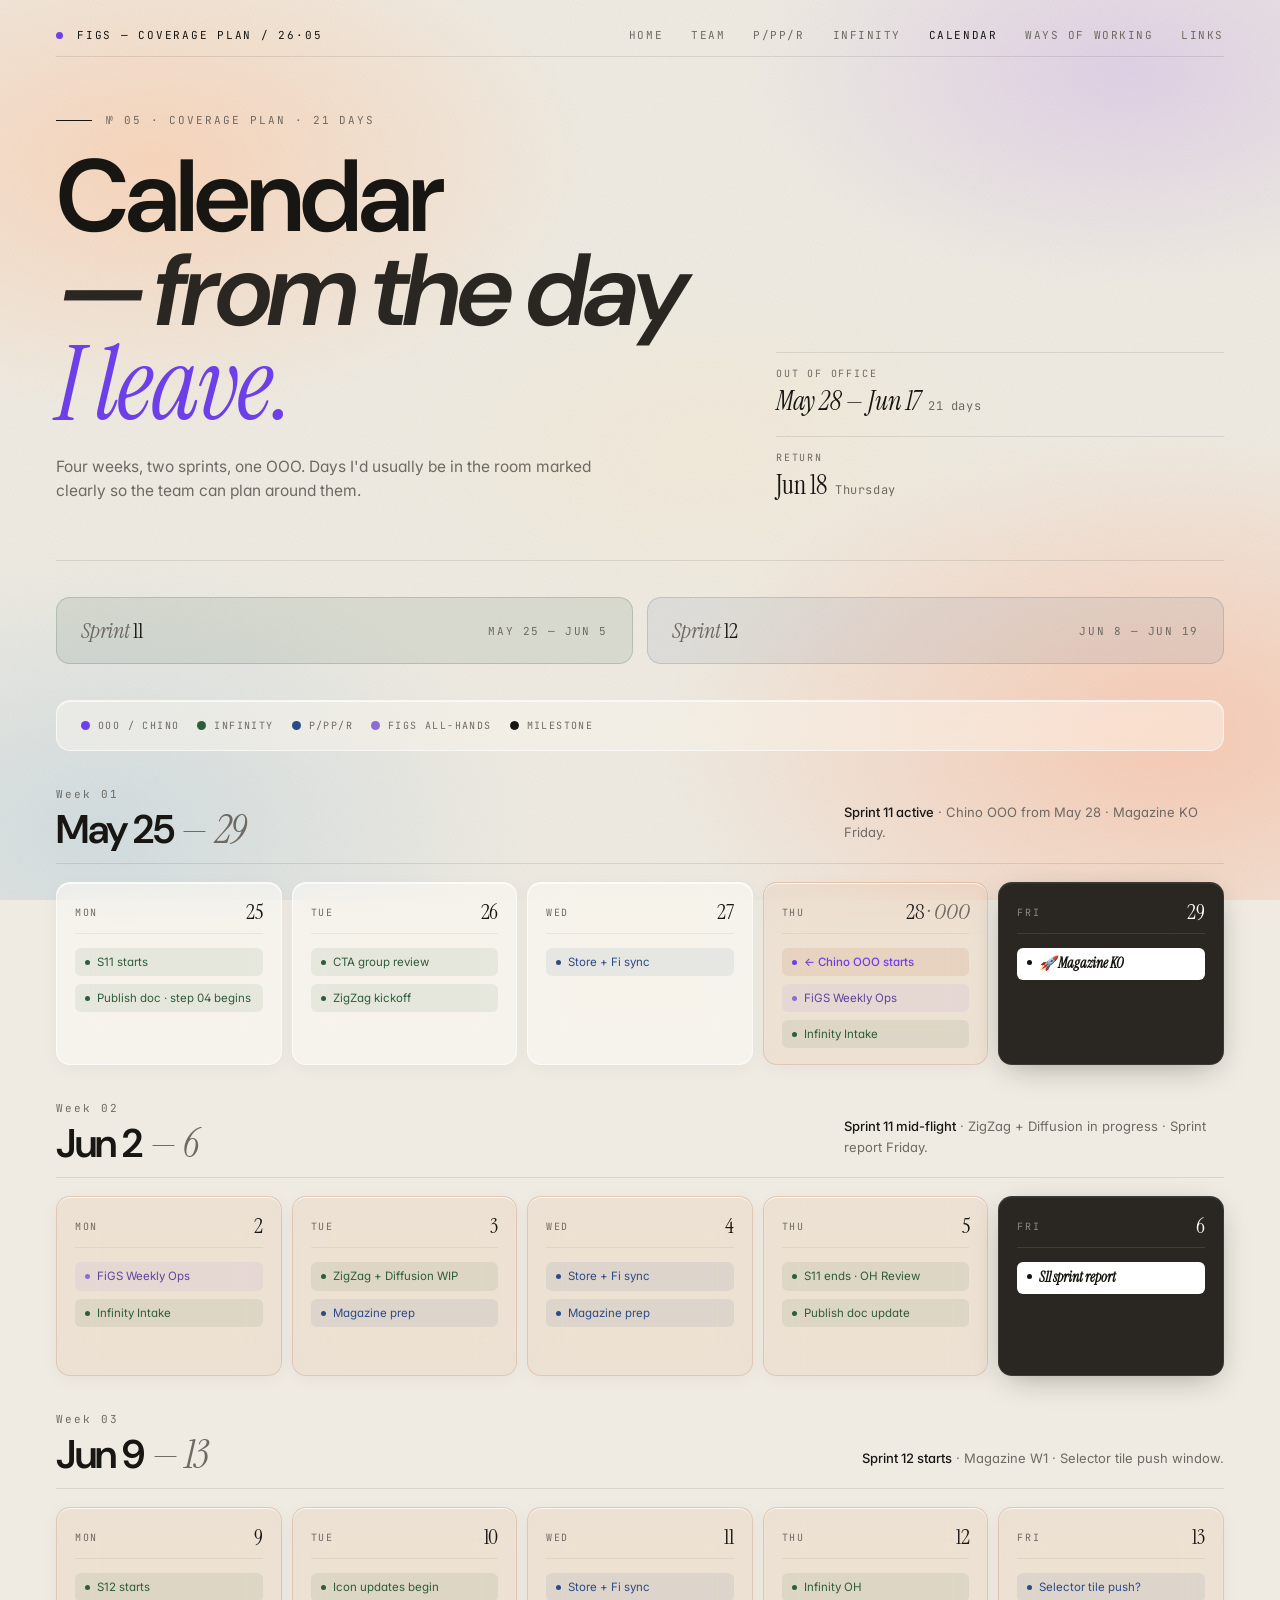
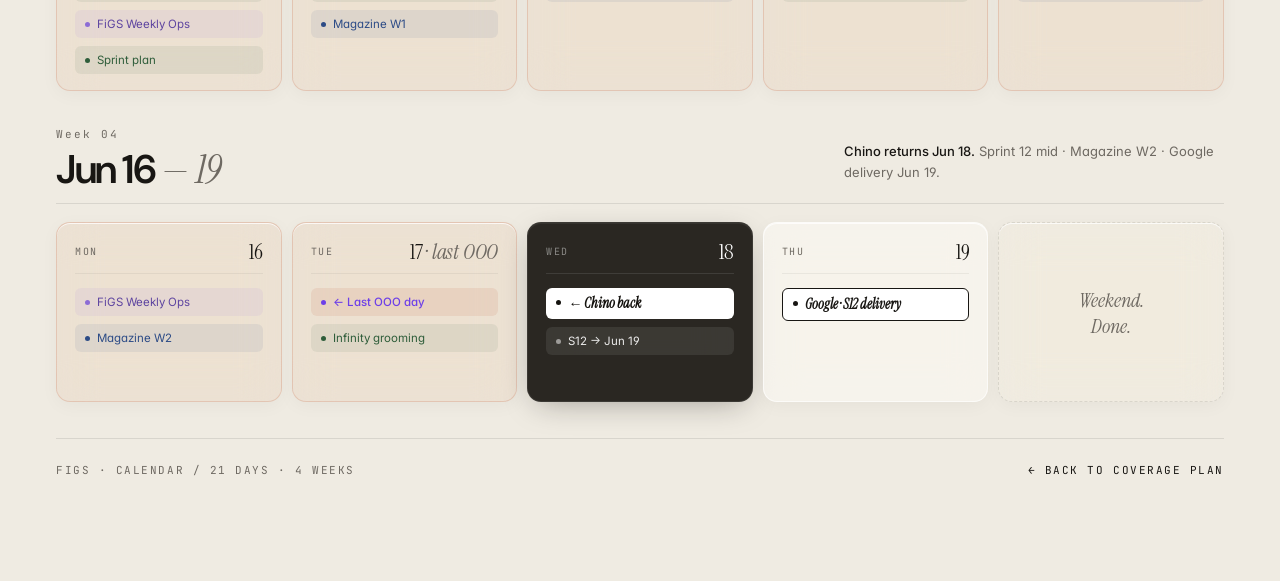
<file: Calendar.html>
<!DOCTYPE html>
<html lang="en">
<head>
<meta charset="UTF-8">
<meta name="viewport" content="width=device-width, initial-scale=1.0">
<title>Calendar — FiGS Coverage Plan</title>
<link rel="preconnect" href="https://fonts.googleapis.com">
<link rel="preconnect" href="https://fonts.gstatic.com" crossorigin>
<link href="https://fonts.googleapis.com/css2?family=DM+Sans:ital,wght@0,500;0,600;0,700;1,500;1,600&family=Instrument+Serif:ital@0;1&family=Inter:wght@300;400;500;600;700&family=JetBrains+Mono:wght@400;500&display=swap" rel="stylesheet">
<link rel="stylesheet" href="editorial.css">
<style>
  /* Sprint band */
  .sprint-band {
    display: grid;
    grid-template-columns: 1fr 1fr;
    gap: 14px;
    margin-bottom: 36px;
  }
  .band {
    border-radius: 14px;
    padding: 18px 24px;
    display: flex;
    align-items: center;
    justify-content: space-between;
    gap: 12px;
  }
  .band-s11 { background: rgba(46,93,58,0.10); border: 1px solid rgba(46,93,58,0.20); }
  .band-s12 { background: rgba(44,75,134,0.08); border: 1px solid rgba(44,75,134,0.18); }
  .band .label {
    font-family: var(--serif);
    font-size: 22px;
    color: var(--ink);
    letter-spacing: -0.01em;
  }
  .band .label .italic { font-style: italic; color: var(--muted); }
  .band .dates {
    font-family: var(--mono);
    font-size: 11px;
    letter-spacing: 0.14em;
    color: var(--muted);
    text-transform: uppercase;
  }

  /* Week section */
  .week {
    margin-bottom: 36px;
  }
  .week-head {
    display: flex;
    align-items: end;
    justify-content: space-between;
    gap: 24px;
    padding-bottom: 14px;
    margin-bottom: 18px;
    border-bottom: 1px solid var(--rule);
  }
  .week-num {
    font-family: var(--mono);
    font-size: 11px;
    letter-spacing: 0.18em;
    color: var(--muted);
    margin-bottom: 8px;
  }
  .week-title {
    font-family: var(--gsans);
    font-weight: 600;
    font-size: 40px;
    line-height: 1;
    letter-spacing: -0.035em;
    color: var(--ink);
  }
  .week-title .italic { font-family: var(--serif); font-weight: 400; font-style: italic; color: var(--muted); letter-spacing: -0.02em; }
  .week-summary {
    font-size: 13px;
    color: var(--muted);
    line-height: 1.6;
    max-width: 380px;
    padding-bottom: 6px;
  }
  .week-summary strong { color: var(--ink); font-weight: 500; }

  /* Day grid */
  .days {
    display: grid;
    grid-template-columns: repeat(5, 1fr);
    gap: 10px;
  }
  @media (max-width: 900px) {
    .days { grid-template-columns: repeat(2, 1fr); }
  }
  @media (max-width: 520px) {
    .days { grid-template-columns: 1fr; }
  }
  .day {
    background: rgba(251, 250, 246, 0.55);
    backdrop-filter: blur(20px) saturate(1.4);
    -webkit-backdrop-filter: blur(20px) saturate(1.4);
    border: 1px solid rgba(255, 255, 255, 0.65);
    border-radius: 14px;
    padding: 18px 18px 16px;
    min-height: 180px;
    display: flex;
    flex-direction: column;
    gap: 8px;
    position: relative;
    transition: transform .25s ease, box-shadow .25s ease;
    box-shadow:
      inset 0 1px 0 rgba(255,255,255,0.75),
      0 4px 18px rgba(20,18,14,0.04);
  }
  .day:hover {
    transform: translateY(-3px);
    box-shadow:
      inset 0 1px 0 rgba(255,255,255,0.75),
      0 18px 40px -20px rgba(20,18,14,0.22);
  }
  .day.milestone {
    background: rgba(20, 18, 14, 0.90);
    backdrop-filter: blur(28px) saturate(1.3);
    -webkit-backdrop-filter: blur(28px) saturate(1.3);
    color: rgba(255,255,255,0.92);
    border: 1px solid rgba(255,255,255,0.08);
    box-shadow:
      inset 0 1px 0 rgba(255,255,255,0.06),
      0 8px 32px -10px rgba(20,18,14,0.4);
  }
  .day.milestone:hover {
    box-shadow:
      inset 0 1px 0 rgba(255,255,255,0.06),
      0 24px 60px -20px rgba(20,18,14,0.5);
  }
  .day.ooo-day {
    background: rgba(180,71,31,0.06);
    border-color: rgba(180,71,31,0.18);
  }
  .day-head {
    display: flex;
    justify-content: space-between;
    align-items: center;
    padding-bottom: 10px;
    border-bottom: 1px solid var(--rule-soft);
    margin-bottom: 6px;
  }
  .day.milestone .day-head { border-bottom-color: rgba(255,255,255,0.1); }
  .day-day {
    font-family: var(--mono);
    font-size: 10px;
    letter-spacing: 0.16em;
    text-transform: uppercase;
    color: var(--muted);
  }
  .day.milestone .day-day { color: rgba(255,255,255,0.45); }
  .day-num {
    font-family: var(--serif);
    font-size: 22px;
    line-height: 1;
    color: var(--ink);
    letter-spacing: -0.01em;
  }
  .day.milestone .day-num { color: #fff; }
  .day-num .italic { font-style: italic; color: var(--muted); }
  .day.milestone .day-num .italic { color: rgba(255,255,255,0.5); }

  .evt {
    font-family: var(--sans);
    font-size: 11.5px;
    line-height: 1.4;
    padding: 6px 10px;
    border-radius: 6px;
    display: flex;
    gap: 7px;
    align-items: flex-start;
    color: var(--ink-2);
    background: rgba(24,22,19,0.04);
  }
  .evt::before {
    content: '';
    width: 5px; height: 5px;
    border-radius: 50%;
    background: var(--muted);
    margin-top: 6px;
    flex-shrink: 0;
  }
  .evt.inf { background: rgba(46,93,58,0.08); color: var(--accent-2); }
  .evt.inf::before { background: var(--accent-2); }
  .evt.pppr { background: rgba(44,75,134,0.08); color: var(--accent-3); }
  .evt.pppr::before { background: var(--accent-3); }
  .evt.warn { background: rgba(180,71,31,0.10); color: var(--accent); font-weight: 500; }
  .evt.warn::before { background: var(--accent); }
  .evt.figs { background: rgba(140,108,213,0.08); color: #5E45A0; }
  .evt.figs::before { background: var(--accent-4); }
  .evt.mag {
    background: #fff;
    color: var(--ink);
    font-weight: 600;
    font-family: var(--serif);
    font-size: 14px;
    font-style: italic;
    border: 1px solid var(--ink);
  }
  .evt.mag::before { background: var(--ink); }
  .day.milestone .evt {
    background: rgba(255,255,255,0.08);
    color: rgba(255,255,255,0.9);
  }
  .day.milestone .evt::before { background: rgba(255,255,255,0.5); }
  .day.milestone .evt.mag {
    background: #FFF;
    color: var(--dark);
    border: none;
  }
  .day.milestone .evt.mag::before { background: var(--dark); }

  /* Legend */
  .legend {
    display: flex;
    gap: 18px;
    flex-wrap: wrap;
    padding: 18px 24px;
    background: rgba(246, 243, 235, 0.55);
    backdrop-filter: blur(20px) saturate(1.4);
    -webkit-backdrop-filter: blur(20px) saturate(1.4);
    border-radius: 14px;
    margin-bottom: 36px;
    border: 1px solid rgba(255, 255, 255, 0.6);
    box-shadow: inset 0 1px 0 rgba(255,255,255,0.7);
  }
  .legend .item {
    display: inline-flex;
    align-items: center;
    gap: 8px;
    font-family: var(--mono);
    font-size: 10px;
    letter-spacing: 0.14em;
    text-transform: uppercase;
    color: var(--muted);
  }
  .legend .item i {
    width: 9px; height: 9px;
    border-radius: 50%;
    display: inline-block;
  }
</style>
</head>
<body>
<div class="shell">

  <!-- TOPBAR -->
  <header class="topbar">
    <a href="index.html" class="brand"><span class="b-dot"></span><span>FiGS — Coverage Plan / 26·05</span></a>
    <nav>
      <a href="index.html">Home</a>
      <a href="Team.html">Team</a>
      <a href="PPPR.html">P/PP/R</a>
      <a href="Infinity.html">Infinity</a>
      <a href="Calendar.html" class="is-current">Calendar</a>
      <a href="Ways of Working.html">Ways of working</a>
      <a href="Links.html">Links</a>
    </nav>
      <button class="hamburger" aria-label="Open menu" aria-expanded="false"><span></span><span></span><span></span></button>
  </header>

<!-- Mobile menu overlay -->
<div class="menu-overlay" id="menu-overlay" aria-hidden="true">
  <div class="menu-overlay-head">
    <a href="index.html" class="brand"><span class="b-dot"></span><span>FiGS — Coverage Plan / 26·05</span></a>
  </div>
  <div class="menu-eyebrow">Navigation · 07 places</div>
  <h2 class="menu-title">Where to,<br><span class="italic">friend?</span></h2>
  <nav class="menu-nav">
      <a class="menu-link" href="index.html">
        <span class="menu-num">01</span>
        <span class="menu-label">Home <span class="italic">— the front door</span></span>
        <span class="menu-arr">→</span>
      </a>
      <a class="menu-link" href="Team.html">
        <span class="menu-num">02</span>
        <span class="menu-label">The <span class="italic">team</span></span>
        <span class="menu-arr">→</span>
      </a>
      <a class="menu-link" href="PPPR.html">
        <span class="menu-num">03</span>
        <span class="menu-label">P/PP/R</span>
        <span class="menu-arr">→</span>
      </a>
      <a class="menu-link" href="Infinity.html">
        <span class="menu-num">04</span>
        <span class="menu-label">Infinity</span>
        <span class="menu-arr">→</span>
      </a>
      <a class="menu-link is-current" href="Calendar.html">
        <span class="menu-num">05</span>
        <span class="menu-label">Calendar</span>
        <span class="menu-arr">→</span>
      </a>
      <a class="menu-link" href="Ways of Working.html">
        <span class="menu-num">06</span>
        <span class="menu-label">Ways of <span class="italic">working</span></span>
        <span class="menu-arr">→</span>
      </a>
      <a class="menu-link" href="Links.html">
        <span class="menu-num">07</span>
        <span class="menu-label">All <span class="italic">links</span></span>
        <span class="menu-arr">→</span>
      </a>
  </nav>
  <div class="menu-foot">Chino OOO · May 28 — Jun 17, 2026</div>
</div>

<script>
  (function() {
    const ham = document.querySelector('.hamburger');
    const overlay = document.getElementById('menu-overlay');
    if (!ham || !overlay) return;
    function toggle(open) {
      ham.classList.toggle('is-open', open);
      overlay.classList.toggle('is-open', open);
      document.body.classList.toggle('menu-open', open);
      ham.setAttribute('aria-expanded', open);
      ham.setAttribute('aria-label', open ? 'Close menu' : 'Open menu');
      overlay.setAttribute('aria-hidden', !open);
    }
    ham.addEventListener('click', () => toggle(!ham.classList.contains('is-open')));
    overlay.querySelectorAll('a').forEach(a => a.addEventListener('click', () => toggle(false)));
    document.addEventListener('keydown', e => { if (e.key === 'Escape') toggle(false); });
  })();
</script>


  <!-- HERO -->
  <section class="page-hero">
    <div>
      <div class="page-eyebrow">№ 05 · Coverage plan · 21 days</div>
      <h1 class="page-title">Calendar<br><span class="italic">— from the day</span><br><span class="accent">I leave.</span></h1>
      <p class="page-sub">Four weeks, two sprints, one OOO. Days I'd usually be in the room marked clearly so the team can plan around them.</p>
    </div>
    <aside class="page-meta">
      <div class="meta-block">
        <div class="k">Out of office</div>
        <div class="v italic">May 28 — Jun 17<small>21 days</small></div>
      </div>
      <div class="meta-block">
        <div class="k">Return</div>
        <div class="v">Jun 18<small>Thursday</small></div>
      </div>
    </aside>
  </section>

  <div class="h-rule"></div>

  <!-- Sprint band -->
  <div class="sprint-band">
    <div class="band band-s11">
      <span class="label"><span class="italic">Sprint</span> 11</span>
      <span class="dates">May 25 — Jun 5</span>
    </div>
    <div class="band band-s12">
      <span class="label"><span class="italic">Sprint</span> 12</span>
      <span class="dates">Jun 8 — Jun 19</span>
    </div>
  </div>

  <!-- Legend -->
  <div class="legend">
    <span class="item"><i style="background: var(--accent);"></i>OOO / Chino</span>
    <span class="item"><i style="background: var(--accent-2);"></i>Infinity</span>
    <span class="item"><i style="background: var(--accent-3);"></i>P/PP/R</span>
    <span class="item"><i style="background: var(--accent-4);"></i>FiGS all-hands</span>
    <span class="item"><i style="background: var(--ink); border: 1px solid var(--ink);"></i>Milestone</span>
  </div>

  <!-- WEEK 1 -->
  <section class="week">
    <div class="week-head">
      <div>
        <div class="week-num">Week 01</div>
        <div class="week-title">May 25 <span class="italic">— 29</span></div>
      </div>
      <p class="week-summary"><strong>Sprint 11 active</strong> · Chino OOO from May 28 · Magazine KO Friday.</p>
    </div>
    <div class="days">
      <article class="day">
        <div class="day-head"><span class="day-day">Mon</span><span class="day-num">25</span></div>
        <span class="evt inf">S11 starts</span>
        <span class="evt inf">Publish doc · step 04 begins</span>
      </article>
      <article class="day">
        <div class="day-head"><span class="day-day">Tue</span><span class="day-num">26</span></div>
        <span class="evt inf">CTA group review</span>
        <span class="evt inf">ZigZag kickoff</span>
      </article>
      <article class="day">
        <div class="day-head"><span class="day-day">Wed</span><span class="day-num">27</span></div>
        <span class="evt pppr">Store + Fi sync</span>
      </article>
      <article class="day ooo-day">
        <div class="day-head"><span class="day-day">Thu</span><span class="day-num">28<span class="italic"> · OOO</span></span></div>
        <span class="evt warn">← Chino OOO starts</span>
        <span class="evt figs">FiGS Weekly Ops</span>
        <span class="evt inf">Infinity Intake</span>
      </article>
      <article class="day milestone">
        <div class="day-head"><span class="day-day">Fri</span><span class="day-num">29</span></div>
        <span class="evt mag">🚀 Magazine KO</span>
      </article>
    </div>
  </section>

  <!-- WEEK 2 -->
  <section class="week">
    <div class="week-head">
      <div>
        <div class="week-num">Week 02</div>
        <div class="week-title">Jun 2 <span class="italic">— 6</span></div>
      </div>
      <p class="week-summary"><strong>Sprint 11 mid-flight</strong> · ZigZag + Diffusion in progress · Sprint report Friday.</p>
    </div>
    <div class="days">
      <article class="day ooo-day">
        <div class="day-head"><span class="day-day">Mon</span><span class="day-num">2</span></div>
        <span class="evt figs">FiGS Weekly Ops</span>
        <span class="evt inf">Infinity Intake</span>
      </article>
      <article class="day ooo-day">
        <div class="day-head"><span class="day-day">Tue</span><span class="day-num">3</span></div>
        <span class="evt inf">ZigZag + Diffusion WIP</span>
        <span class="evt pppr">Magazine prep</span>
      </article>
      <article class="day ooo-day">
        <div class="day-head"><span class="day-day">Wed</span><span class="day-num">4</span></div>
        <span class="evt pppr">Store + Fi sync</span>
        <span class="evt pppr">Magazine prep</span>
      </article>
      <article class="day ooo-day">
        <div class="day-head"><span class="day-day">Thu</span><span class="day-num">5</span></div>
        <span class="evt inf">S11 ends · OH Review</span>
        <span class="evt inf">Publish doc update</span>
      </article>
      <article class="day milestone">
        <div class="day-head"><span class="day-day">Fri</span><span class="day-num">6</span></div>
        <span class="evt mag">S11 sprint report</span>
      </article>
    </div>
  </section>

  <!-- WEEK 3 -->
  <section class="week">
    <div class="week-head">
      <div>
        <div class="week-num">Week 03</div>
        <div class="week-title">Jun 9 <span class="italic">— 13</span></div>
      </div>
      <p class="week-summary"><strong>Sprint 12 starts</strong> · Magazine W1 · Selector tile push window.</p>
    </div>
    <div class="days">
      <article class="day ooo-day">
        <div class="day-head"><span class="day-day">Mon</span><span class="day-num">9</span></div>
        <span class="evt inf">S12 starts</span>
        <span class="evt figs">FiGS Weekly Ops</span>
        <span class="evt inf">Sprint plan</span>
      </article>
      <article class="day ooo-day">
        <div class="day-head"><span class="day-day">Tue</span><span class="day-num">10</span></div>
        <span class="evt inf">Icon updates begin</span>
        <span class="evt pppr">Magazine W1</span>
      </article>
      <article class="day ooo-day">
        <div class="day-head"><span class="day-day">Wed</span><span class="day-num">11</span></div>
        <span class="evt pppr">Store + Fi sync</span>
      </article>
      <article class="day ooo-day">
        <div class="day-head"><span class="day-day">Thu</span><span class="day-num">12</span></div>
        <span class="evt inf">Infinity OH</span>
      </article>
      <article class="day ooo-day">
        <div class="day-head"><span class="day-day">Fri</span><span class="day-num">13</span></div>
        <span class="evt pppr">Selector tile push?</span>
      </article>
    </div>
  </section>

  <!-- WEEK 4 -->
  <section class="week">
    <div class="week-head">
      <div>
        <div class="week-num">Week 04</div>
        <div class="week-title">Jun 16 <span class="italic">— 19</span></div>
      </div>
      <p class="week-summary"><strong>Chino returns Jun 18.</strong> Sprint 12 mid · Magazine W2 · Google delivery Jun 19.</p>
    </div>
    <div class="days">
      <article class="day ooo-day">
        <div class="day-head"><span class="day-day">Mon</span><span class="day-num">16</span></div>
        <span class="evt figs">FiGS Weekly Ops</span>
        <span class="evt pppr">Magazine W2</span>
      </article>
      <article class="day ooo-day">
        <div class="day-head"><span class="day-day">Tue</span><span class="day-num">17<span class="italic"> · last OOO</span></span></div>
        <span class="evt warn">← Last OOO day</span>
        <span class="evt inf">Infinity grooming</span>
      </article>
      <article class="day milestone">
        <div class="day-head"><span class="day-day">Wed</span><span class="day-num">18</span></div>
        <span class="evt mag">← Chino back</span>
        <span class="evt">S12 → Jun 19</span>
      </article>
      <article class="day">
        <div class="day-head"><span class="day-day">Thu</span><span class="day-num">19</span></div>
        <span class="evt mag">Google · S12 delivery</span>
      </article>
      <article class="day" style="background: transparent; border: 1px dashed var(--rule); align-items: center; justify-content: center;">
        <div style="font-family: var(--serif); font-size: 20px; font-style: italic; color: var(--muted); text-align: center; margin: auto;">Weekend.<br>Done.</div>
      </article>
    </div>
  </section>

  <!-- FOOTER -->
  <footer class="foot">
    <span>FiGS · Calendar / 21 days · 4 weeks</span>
    <a href="index.html">← Back to coverage plan</a>
  </footer>

</div>
</body>
</html>
</file>
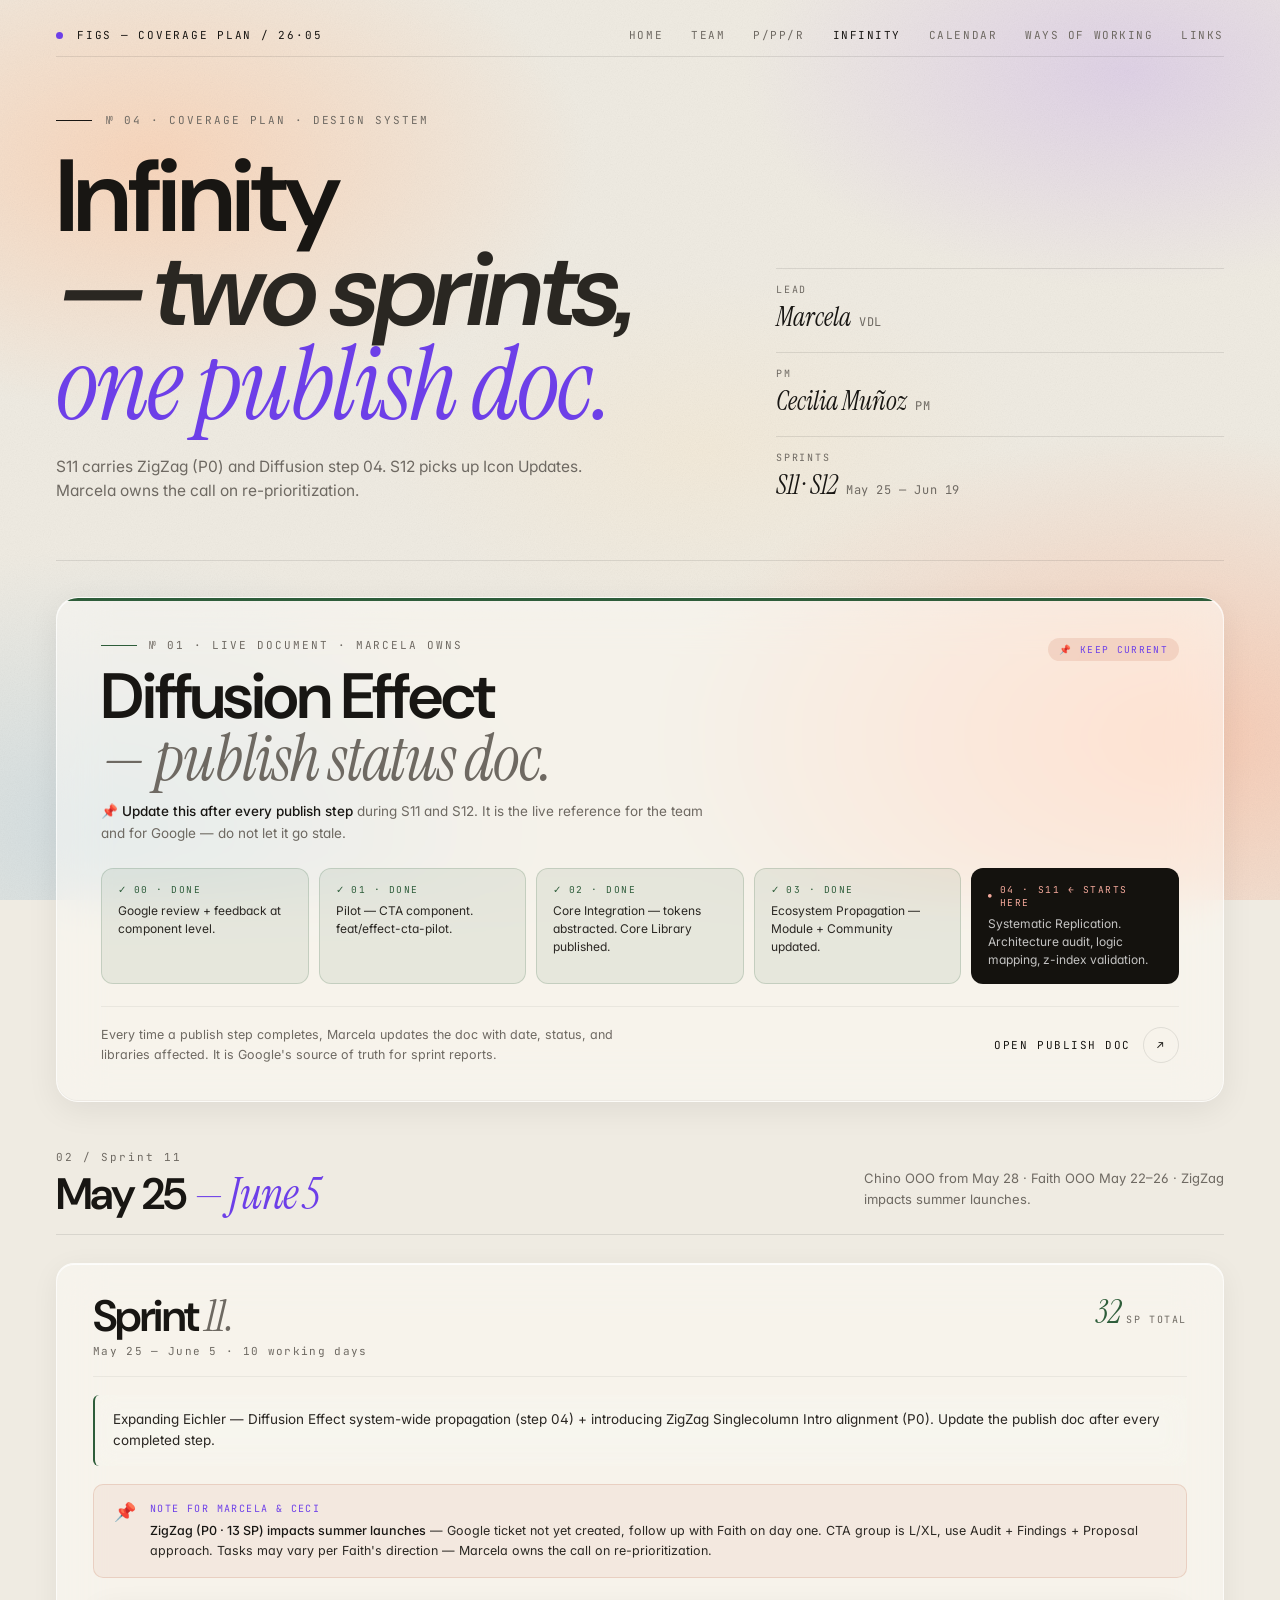
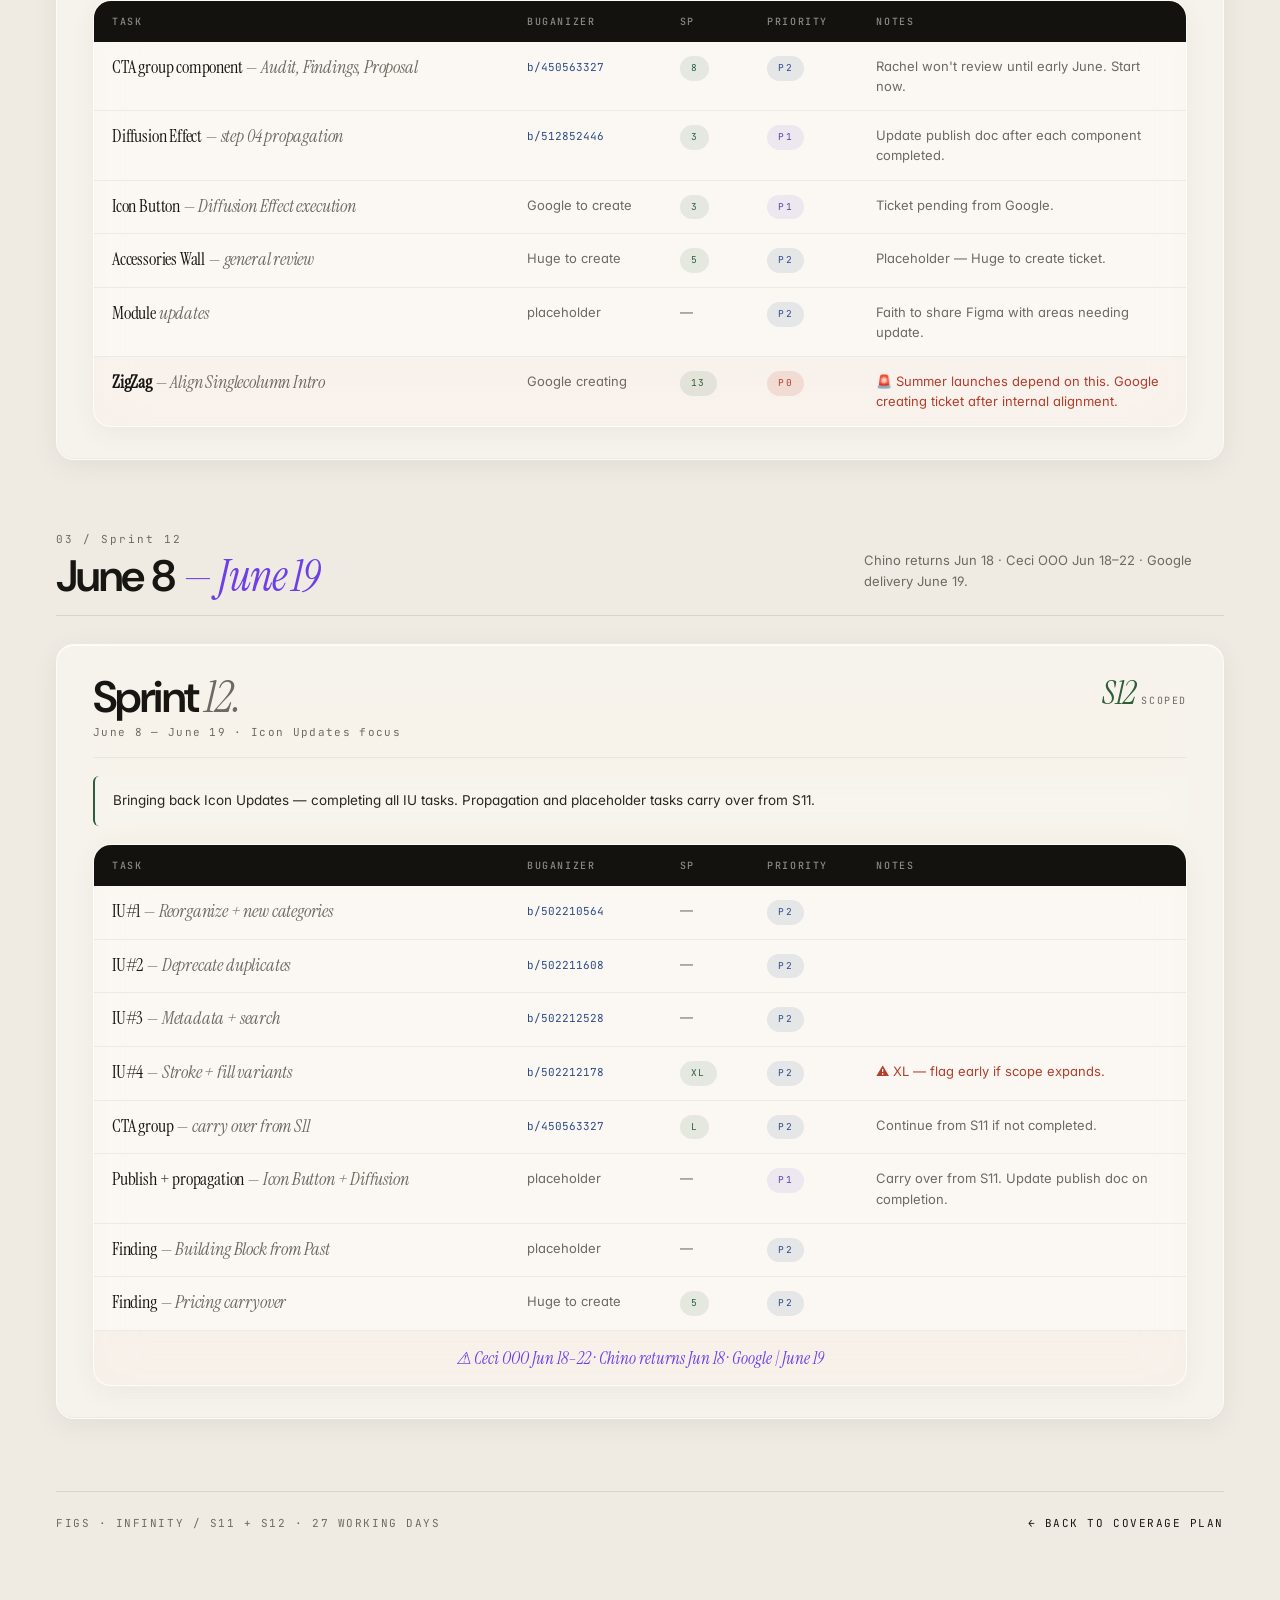
<file: Infinity.html>
<!DOCTYPE html>
<html lang="en">
<head>
<meta charset="UTF-8">
<meta name="viewport" content="width=device-width, initial-scale=1.0">
<title>Infinity — FiGS Coverage Plan</title>
<link rel="preconnect" href="https://fonts.googleapis.com">
<link rel="preconnect" href="https://fonts.gstatic.com" crossorigin>
<link href="https://fonts.googleapis.com/css2?family=DM+Sans:ital,wght@0,500;0,600;0,700;1,500;1,600&family=Instrument+Serif:ital@0;1&family=Inter:wght@300;400;500;600;700&family=JetBrains+Mono:wght@400;500&display=swap" rel="stylesheet">
<link rel="stylesheet" href="editorial.css">
<style>
  /* Publish doc — feature */
  .publish {
    background: rgba(251, 250, 246, 0.55);
    backdrop-filter: blur(24px) saturate(1.4);
    -webkit-backdrop-filter: blur(24px) saturate(1.4);
    border: 1px solid rgba(255, 255, 255, 0.65);
    border-radius: 22px;
    padding: 40px 44px 36px;
    margin-bottom: 48px;
    position: relative;
    overflow: hidden;
    transition: transform .25s ease, box-shadow .25s ease;
    box-shadow:
      inset 0 1px 0 rgba(255,255,255,0.8),
      inset 0 -1px 0 rgba(24,22,19,0.04),
      0 8px 32px rgba(20,18,14,0.07);
  }
  .publish:hover {
    transform: translateY(-3px);
    box-shadow:
      inset 0 1px 0 rgba(255,255,255,0.8),
      0 24px 60px -30px rgba(20,18,14,0.28);
  }
  .publish::after {
    content: '';
    position: absolute;
    top: 0; left: 0; right: 0; height: 3px;
    background: var(--accent-2);
  }
  .pub-top {
    display: flex; justify-content: space-between; align-items: flex-start; gap: 24px;
    flex-wrap: wrap; margin-bottom: 22px;
  }
  .pub-eyebrow {
    font-family: var(--mono);
    font-size: 11px;
    letter-spacing: 0.18em;
    text-transform: uppercase;
    color: var(--muted);
    margin-bottom: 14px;
    display: flex; align-items: center; gap: 12px;
  }
  .pub-eyebrow::before { content:''; width: 36px; height: 1px; background: var(--accent-2); }
  .pub-title {
    font-family: var(--gsans);
    font-weight: 600;
    font-size: clamp(40px, 5vw, 64px);
    line-height: 0.96;
    letter-spacing: -0.035em;
    color: var(--ink);
  }
  .pub-title .italic { font-family: var(--serif); font-weight: 400; font-style: italic; color: var(--muted); letter-spacing: -0.02em; }
  .pub-note {
    margin-top: 12px;
    font-size: 13.5px;
    line-height: 1.6;
    color: var(--muted);
    max-width: 620px;
  }
  .pub-note strong { color: var(--ink); font-weight: 500; }

  .pub-phases {
    display: grid;
    grid-template-columns: repeat(5, 1fr);
    gap: 10px;
    margin: 24px 0 22px;
  }
  @media (max-width: 880px) { .pub-phases { grid-template-columns: repeat(2, 1fr); } }
  .ph {
    background: var(--paper-2);
    border: 1px solid var(--rule-soft);
    border-radius: 12px;
    padding: 14px 16px;
    position: relative;
  }
  .ph.done { background: rgba(46,93,58,0.08); border-color: rgba(46,93,58,0.18); }
  .ph.next { background: var(--dark); border-color: transparent; color: rgba(255,255,255,0.92); }
  .ph-l {
    font-family: var(--mono);
    font-size: 9.5px;
    letter-spacing: 0.16em;
    text-transform: uppercase;
    color: var(--muted);
    margin-bottom: 6px;
    display: flex; align-items: center; gap: 6px;
  }
  .ph.done .ph-l { color: var(--accent-2); }
  .ph.done .ph-l::before { content: '✓'; }
  .ph.next .ph-l { color: #F4A99B; }
  .ph.next .ph-l::before { content: '●'; font-size: 6px; }
  .ph-c { font-size: 12px; line-height: 1.5; color: var(--ink-2); }
  .ph.next .ph-c { color: rgba(255,255,255,0.75); }

  .pub-foot {
    display: flex;
    justify-content: space-between;
    align-items: center;
    padding-top: 18px;
    border-top: 1px solid var(--rule-soft);
    gap: 16px;
    flex-wrap: wrap;
  }
  .pub-foot-note { font-size: 12.5px; color: var(--muted); max-width: 560px; line-height: 1.6; }
  .pub-link {
    display: inline-flex; align-items: center; gap: 12px;
    font-family: var(--mono);
    font-size: 11px;
    letter-spacing: 0.14em;
    text-transform: uppercase;
    color: var(--ink);
  }
  .pub-link .arr {
    width: 36px; height: 36px;
    border: 1px solid var(--rule);
    border-radius: 50%;
    display: inline-flex; align-items: center; justify-content: center;
    transition: transform .2s, background .2s, color .2s;
  }
  .pub-link:hover .arr { transform: rotate(-45deg); background: var(--ink); color: var(--paper); }

  /* Sprint block */
  .sprint {
    background: rgba(251, 250, 246, 0.55);
    backdrop-filter: blur(24px) saturate(1.4);
    -webkit-backdrop-filter: blur(24px) saturate(1.4);
    border: 1px solid rgba(255, 255, 255, 0.65);
    border-radius: 18px;
    padding: 32px 36px;
    margin-bottom: 24px;
    transition: transform .25s ease, box-shadow .25s ease;
    box-shadow:
      inset 0 1px 0 rgba(255,255,255,0.8),
      inset 0 -1px 0 rgba(24,22,19,0.04),
      0 6px 28px rgba(20,18,14,0.06);
  }
  .sprint:hover {
    transform: translateY(-3px);
    box-shadow:
      inset 0 1px 0 rgba(255,255,255,0.8),
      0 24px 60px -30px rgba(20,18,14,0.28);
  }
  .sprint-head {
    display: flex; justify-content: space-between; align-items: flex-start; gap: 20px;
    flex-wrap: wrap; margin-bottom: 18px; padding-bottom: 18px;
    border-bottom: 1px solid var(--rule-soft);
  }
  .sprint-title {
    font-family: var(--gsans);
    font-weight: 600;
    font-size: 44px;
    line-height: 0.95;
    letter-spacing: -0.035em;
    color: var(--ink);
  }
  .sprint-title .italic { font-family: var(--serif); font-weight: 400; font-style: italic; color: var(--muted); letter-spacing: -0.02em; }
  .sprint-meta {
    font-family: var(--mono);
    font-size: 11px;
    letter-spacing: 0.12em;
    color: var(--muted);
    margin-top: 6px;
  }
  .sp-pill {
    font-family: var(--serif);
    font-size: 32px;
    color: var(--accent-2);
    font-style: italic;
    letter-spacing: -0.02em;
    line-height: 1;
  }
  .sp-pill small {
    font-family: var(--mono);
    font-size: 10px;
    letter-spacing: 0.16em;
    color: var(--muted);
    margin-left: 6px;
    font-style: normal;
    text-transform: uppercase;
  }
  .sprint-goal {
    background: rgba(246, 243, 235, 0.6);
    backdrop-filter: blur(12px);
    -webkit-backdrop-filter: blur(12px);
    border-left: 2px solid var(--accent-2);
    border-radius: 6px;
    padding: 14px 18px;
    font-size: 13.5px;
    line-height: 1.6;
    color: var(--ink-2);
    margin-bottom: 18px;
  }
  .sprint-note {
    background: rgba(180,71,31,0.06);
    border: 1px solid rgba(180,71,31,0.15);
    border-radius: 10px;
    padding: 16px 20px;
    margin-bottom: 22px;
    display: flex;
    gap: 14px;
    align-items: flex-start;
  }
  .sprint-note .ico { font-size: 18px; flex-shrink: 0; }
  .sprint-note .body { font-size: 12.5px; line-height: 1.6; color: var(--ink-2); }
  .sprint-note .body strong { color: var(--ink); font-weight: 500; }
  .sprint-note .label {
    font-family: var(--mono);
    font-size: 10px;
    letter-spacing: 0.14em;
    text-transform: uppercase;
    color: var(--accent);
    margin-bottom: 4px;
  }

  .ooo-row td {
    background: rgba(180,71,31,0.04) !important;
    color: var(--accent) !important;
    font-style: italic;
    text-align: center;
    font-family: var(--serif);
    font-size: 17px;
  }
</style>
</head>
<body>
<div class="shell">

  <!-- TOPBAR -->
  <header class="topbar">
    <a href="index.html" class="brand"><span class="b-dot"></span><span>FiGS — Coverage Plan / 26·05</span></a>
    <nav>
      <a href="index.html">Home</a>
      <a href="Team.html">Team</a>
      <a href="PPPR.html">P/PP/R</a>
      <a href="Infinity.html" class="is-current">Infinity</a>
      <a href="Calendar.html">Calendar</a>
      <a href="Ways of Working.html">Ways of working</a>
      <a href="Links.html">Links</a>
    </nav>
      <button class="hamburger" aria-label="Open menu" aria-expanded="false"><span></span><span></span><span></span></button>
  </header>

<!-- Mobile menu overlay -->
<div class="menu-overlay" id="menu-overlay" aria-hidden="true">
  <div class="menu-overlay-head">
    <a href="index.html" class="brand"><span class="b-dot"></span><span>FiGS — Coverage Plan / 26·05</span></a>
  </div>
  <div class="menu-eyebrow">Navigation · 07 places</div>
  <h2 class="menu-title">Where to,<br><span class="italic">friend?</span></h2>
  <nav class="menu-nav">
      <a class="menu-link" href="index.html">
        <span class="menu-num">01</span>
        <span class="menu-label">Home <span class="italic">— the front door</span></span>
        <span class="menu-arr">→</span>
      </a>
      <a class="menu-link" href="Team.html">
        <span class="menu-num">02</span>
        <span class="menu-label">The <span class="italic">team</span></span>
        <span class="menu-arr">→</span>
      </a>
      <a class="menu-link" href="PPPR.html">
        <span class="menu-num">03</span>
        <span class="menu-label">P/PP/R</span>
        <span class="menu-arr">→</span>
      </a>
      <a class="menu-link is-current" href="Infinity.html">
        <span class="menu-num">04</span>
        <span class="menu-label">Infinity</span>
        <span class="menu-arr">→</span>
      </a>
      <a class="menu-link" href="Calendar.html">
        <span class="menu-num">05</span>
        <span class="menu-label">Calendar</span>
        <span class="menu-arr">→</span>
      </a>
      <a class="menu-link" href="Ways of Working.html">
        <span class="menu-num">06</span>
        <span class="menu-label">Ways of <span class="italic">working</span></span>
        <span class="menu-arr">→</span>
      </a>
      <a class="menu-link" href="Links.html">
        <span class="menu-num">07</span>
        <span class="menu-label">All <span class="italic">links</span></span>
        <span class="menu-arr">→</span>
      </a>
  </nav>
  <div class="menu-foot">Chino OOO · May 28 — Jun 17, 2026</div>
</div>

<script>
  (function() {
    const ham = document.querySelector('.hamburger');
    const overlay = document.getElementById('menu-overlay');
    if (!ham || !overlay) return;
    function toggle(open) {
      ham.classList.toggle('is-open', open);
      overlay.classList.toggle('is-open', open);
      document.body.classList.toggle('menu-open', open);
      ham.setAttribute('aria-expanded', open);
      ham.setAttribute('aria-label', open ? 'Close menu' : 'Open menu');
      overlay.setAttribute('aria-hidden', !open);
    }
    ham.addEventListener('click', () => toggle(!ham.classList.contains('is-open')));
    overlay.querySelectorAll('a').forEach(a => a.addEventListener('click', () => toggle(false)));
    document.addEventListener('keydown', e => { if (e.key === 'Escape') toggle(false); });
  })();
</script>


  <!-- HERO -->
  <section class="page-hero">
    <div>
      <div class="page-eyebrow">№ 04 · Coverage plan · Design System</div>
      <h1 class="page-title">Infinity<br><span class="italic">— two sprints,</span><br><span class="accent">one publish doc.</span></h1>
      <p class="page-sub">S11 carries ZigZag (P0) and Diffusion step 04. S12 picks up Icon Updates. Marcela owns the call on re-prioritization.</p>
    </div>
    <aside class="page-meta">
      <div class="meta-block">
        <div class="k">Lead</div>
        <div class="v italic">Marcela<small>VDL</small></div>
      </div>
      <div class="meta-block">
        <div class="k">PM</div>
        <div class="v italic">Cecilia Muñoz<small>PM</small></div>
      </div>
      <div class="meta-block">
        <div class="k">Sprints</div>
        <div class="v italic">S11 · S12<small>May 25 — Jun 19</small></div>
      </div>
    </aside>
  </section>

  <div class="h-rule"></div>

  <!-- PUBLISH DOC -->
  <section class="publish" id="publish">
    <div class="pub-top">
      <div>
        <div class="pub-eyebrow">№ 01 · Live document · Marcela owns</div>
        <h2 class="pub-title">Diffusion Effect<br><span class="italic">— publish status doc.</span></h2>
        <p class="pub-note"><strong>📌 Update this after every publish step</strong> during S11 and S12. It is the live reference for the team and for Google — do not let it go stale.</p>
      </div>
      <span class="tag clay">📌 Keep current</span>
    </div>

    <div class="pub-phases">
      <div class="ph done"><div class="ph-l">00 · Done</div><div class="ph-c">Google review + feedback at component level.</div></div>
      <div class="ph done"><div class="ph-l">01 · Done</div><div class="ph-c">Pilot — CTA component. feat/effect-cta-pilot.</div></div>
      <div class="ph done"><div class="ph-l">02 · Done</div><div class="ph-c">Core Integration — tokens abstracted. Core Library published.</div></div>
      <div class="ph done"><div class="ph-l">03 · Done</div><div class="ph-c">Ecosystem Propagation — Module + Community updated.</div></div>
      <div class="ph next"><div class="ph-l">04 · S11 ← starts here</div><div class="ph-c">Systematic Replication. Architecture audit, logic mapping, z-index validation.</div></div>
    </div>

    <div class="pub-foot">
      <div class="pub-foot-note">Every time a publish step completes, Marcela updates the doc with date, status, and libraries affected. It is Google's source of truth for sprint reports.</div>
      <a class="pub-link" href="https://docs.google.com/document/d/1LX3JjvRE9AwYok0MAQVxdYtyhIIvmKUEeQ-MvyxWFTo/edit" target="_blank">
        Open publish doc <span class="arr">↗</span>
      </a>
    </div>
  </section>

  <!-- SPRINT 11 -->
  <section class="sec" id="s11">
    <div class="sec-head">
      <div>
        <div class="sec-num">02 / Sprint 11</div>
        <h2 class="sec-title">May 25 <span class="italic">— June 5</span></h2>
      </div>
      <p class="sec-desc">Chino OOO from May 28 · Faith OOO May 22–26 · ZigZag impacts summer launches.</p>
    </div>

    <div class="sprint">
      <div class="sprint-head">
        <div>
          <div class="sprint-title">Sprint <span class="italic">11.</span></div>
          <div class="sprint-meta">May 25 — June 5 · 10 working days</div>
        </div>
        <div class="sp-pill">32<small>SP total</small></div>
      </div>
      <div class="sprint-goal">Expanding Eichler — Diffusion Effect system-wide propagation (step 04) + introducing ZigZag Singlecolumn Intro alignment (P0). Update the publish doc after every completed step.</div>

      <div class="sprint-note">
        <div class="ico">📌</div>
        <div class="body">
          <div class="label">Note for Marcela &amp; Ceci</div>
          <strong>ZigZag (P0 · 13 SP) impacts summer launches</strong> — Google ticket not yet created, follow up with Faith on day one. CTA group is L/XL, use Audit + Findings + Proposal approach. Tasks may vary per Faith's direction — Marcela owns the call on re-prioritization.
        </div>
      </div>

      <div class="tbl-wrap">
        <table class="tbl">
          <thead><tr>
            <th style="width:38%">Task</th>
            <th style="width:14%">Buganizer</th>
            <th style="width:8%">SP</th>
            <th style="width:10%">Priority</th>
            <th>Notes</th>
          </tr></thead>
          <tbody>
            <tr>
              <td class="serif">CTA group component <span class="italic">— Audit, Findings, Proposal</span></td>
              <td><a class="bug" href="https://b.corp.google.com/issues/450563327" target="_blank">b/450563327</a></td>
              <td><span class="tag sp">8</span></td>
              <td><span class="tag p2">P2</span></td>
              <td class="muted">Rachel won't review until early June. Start now.</td>
            </tr>
            <tr>
              <td class="serif">Diffusion Effect <span class="italic">— step 04 propagation</span></td>
              <td><a class="bug" href="https://b.corp.google.com/issues/512852446" target="_blank">b/512852446</a></td>
              <td><span class="tag sp">3</span></td>
              <td><span class="tag p1">P1</span></td>
              <td class="muted">Update publish doc after each component completed.</td>
            </tr>
            <tr>
              <td class="serif">Icon Button <span class="italic">— Diffusion Effect execution</span></td>
              <td class="muted">Google to create</td>
              <td><span class="tag sp">3</span></td>
              <td><span class="tag p1">P1</span></td>
              <td class="muted">Ticket pending from Google.</td>
            </tr>
            <tr>
              <td class="serif">Accessories Wall <span class="italic">— general review</span></td>
              <td class="muted">Huge to create</td>
              <td><span class="tag sp">5</span></td>
              <td><span class="tag p2">P2</span></td>
              <td class="muted">Placeholder — Huge to create ticket.</td>
            </tr>
            <tr>
              <td class="serif">Module <span class="italic">updates</span></td>
              <td class="muted">placeholder</td>
              <td class="muted">—</td>
              <td><span class="tag p2">P2</span></td>
              <td class="muted">Faith to share Figma with areas needing update.</td>
            </tr>
            <tr style="background: rgba(180,61,44,0.03);">
              <td class="serif"><strong>ZigZag</strong> <span class="italic">— Align Singlecolumn Intro</span></td>
              <td class="muted">Google creating</td>
              <td><span class="tag sp">13</span></td>
              <td><span class="tag p0">P0</span></td>
              <td class="warn">🚨 Summer launches depend on this. Google creating ticket after internal alignment.</td>
            </tr>
          </tbody>
        </table>
      </div>
    </div>
  </section>

  <!-- SPRINT 12 -->
  <section class="sec" id="s12">
    <div class="sec-head">
      <div>
        <div class="sec-num">03 / Sprint 12</div>
        <h2 class="sec-title">June 8 <span class="italic">— June 19</span></h2>
      </div>
      <p class="sec-desc">Chino returns Jun 18 · Ceci OOO Jun 18–22 · Google delivery June 19.</p>
    </div>

    <div class="sprint">
      <div class="sprint-head">
        <div>
          <div class="sprint-title">Sprint <span class="italic">12.</span></div>
          <div class="sprint-meta">June 8 — June 19 · Icon Updates focus</div>
        </div>
        <div class="sp-pill">S12<small>scoped</small></div>
      </div>
      <div class="sprint-goal">Bringing back Icon Updates — completing all IU tasks. Propagation and placeholder tasks carry over from S11.</div>

      <div class="tbl-wrap">
        <table class="tbl">
          <thead><tr>
            <th style="width:38%">Task</th>
            <th style="width:14%">Buganizer</th>
            <th style="width:8%">SP</th>
            <th style="width:10%">Priority</th>
            <th>Notes</th>
          </tr></thead>
          <tbody>
            <tr><td class="serif">IU#1 <span class="italic">— Reorganize + new categories</span></td><td><a class="bug" href="https://b.corp.google.com/issues/502210564" target="_blank">b/502210564</a></td><td class="muted">—</td><td><span class="tag p2">P2</span></td><td class="muted"></td></tr>
            <tr><td class="serif">IU#2 <span class="italic">— Deprecate duplicates</span></td><td><a class="bug" href="https://b.corp.google.com/issues/502211608" target="_blank">b/502211608</a></td><td class="muted">—</td><td><span class="tag p2">P2</span></td><td class="muted"></td></tr>
            <tr><td class="serif">IU#3 <span class="italic">— Metadata + search</span></td><td><a class="bug" href="https://b.corp.google.com/issues/502212528" target="_blank">b/502212528</a></td><td class="muted">—</td><td><span class="tag p2">P2</span></td><td class="muted"></td></tr>
            <tr><td class="serif">IU#4 <span class="italic">— Stroke + fill variants</span></td><td><a class="bug" href="https://b.corp.google.com/issues/502212178" target="_blank">b/502212178</a></td><td><span class="tag sp">XL</span></td><td><span class="tag p2">P2</span></td><td class="warn">⚠️ XL — flag early if scope expands.</td></tr>
            <tr><td class="serif">CTA group <span class="italic">— carry over from S11</span></td><td><a class="bug" href="https://b.corp.google.com/issues/450563327" target="_blank">b/450563327</a></td><td><span class="tag sp">L</span></td><td><span class="tag p2">P2</span></td><td class="muted">Continue from S11 if not completed.</td></tr>
            <tr><td class="serif">Publish + propagation <span class="italic">— Icon Button + Diffusion</span></td><td class="muted">placeholder</td><td class="muted">—</td><td><span class="tag p1">P1</span></td><td class="muted">Carry over from S11. Update publish doc on completion.</td></tr>
            <tr><td class="serif">Finding <span class="italic">— Building Block from Past</span></td><td class="muted">placeholder</td><td class="muted">—</td><td><span class="tag p2">P2</span></td><td class="muted"></td></tr>
            <tr><td class="serif">Finding <span class="italic">— Pricing carryover</span></td><td class="muted">Huge to create</td><td><span class="tag sp">5</span></td><td><span class="tag p2">P2</span></td><td class="muted"></td></tr>
            <tr class="ooo-row"><td colspan="5">⚠ Ceci OOO Jun 18–22 · Chino returns Jun 18 · Google | June 19</td></tr>
          </tbody>
        </table>
      </div>
    </div>
  </section>

  <!-- FOOTER -->
  <footer class="foot">
    <span>FiGS · Infinity / S11 + S12 · 27 working days</span>
    <a href="index.html">← Back to coverage plan</a>
  </footer>

</div>
</body>
</html>
</file>
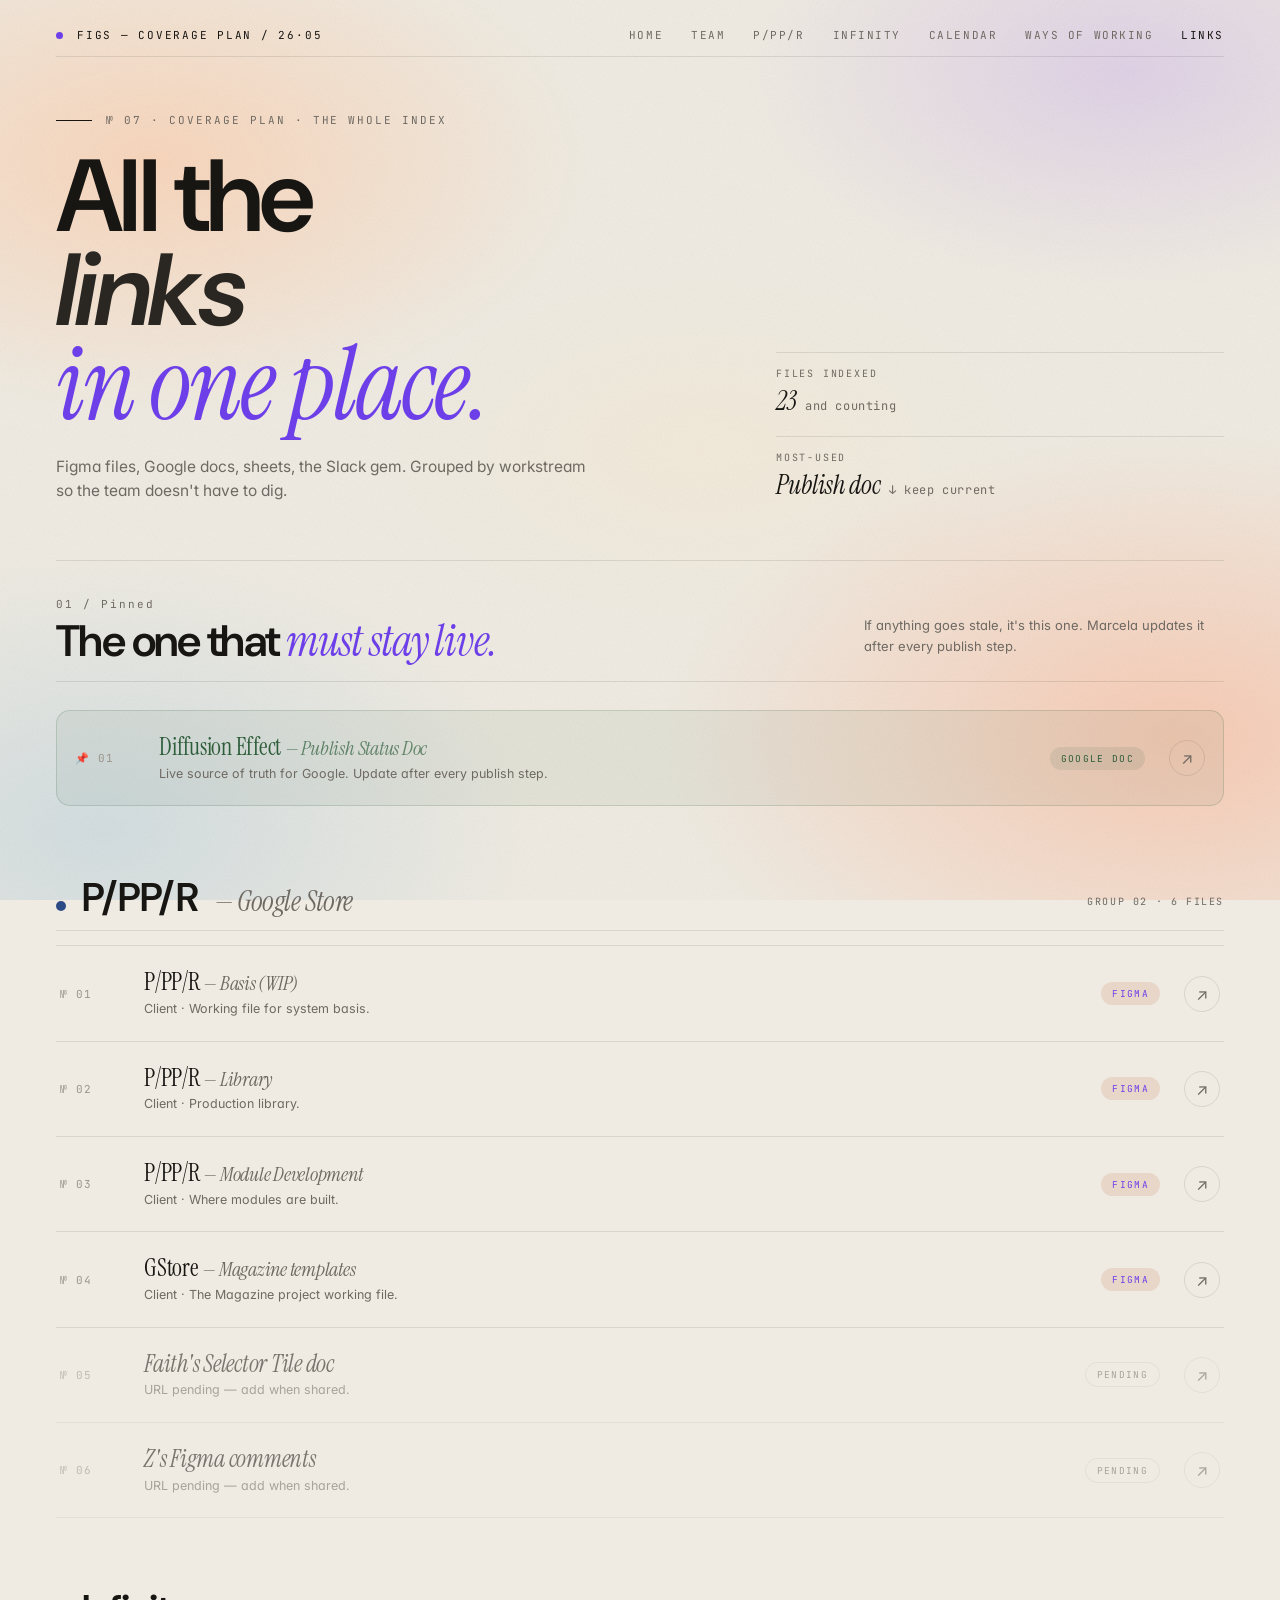
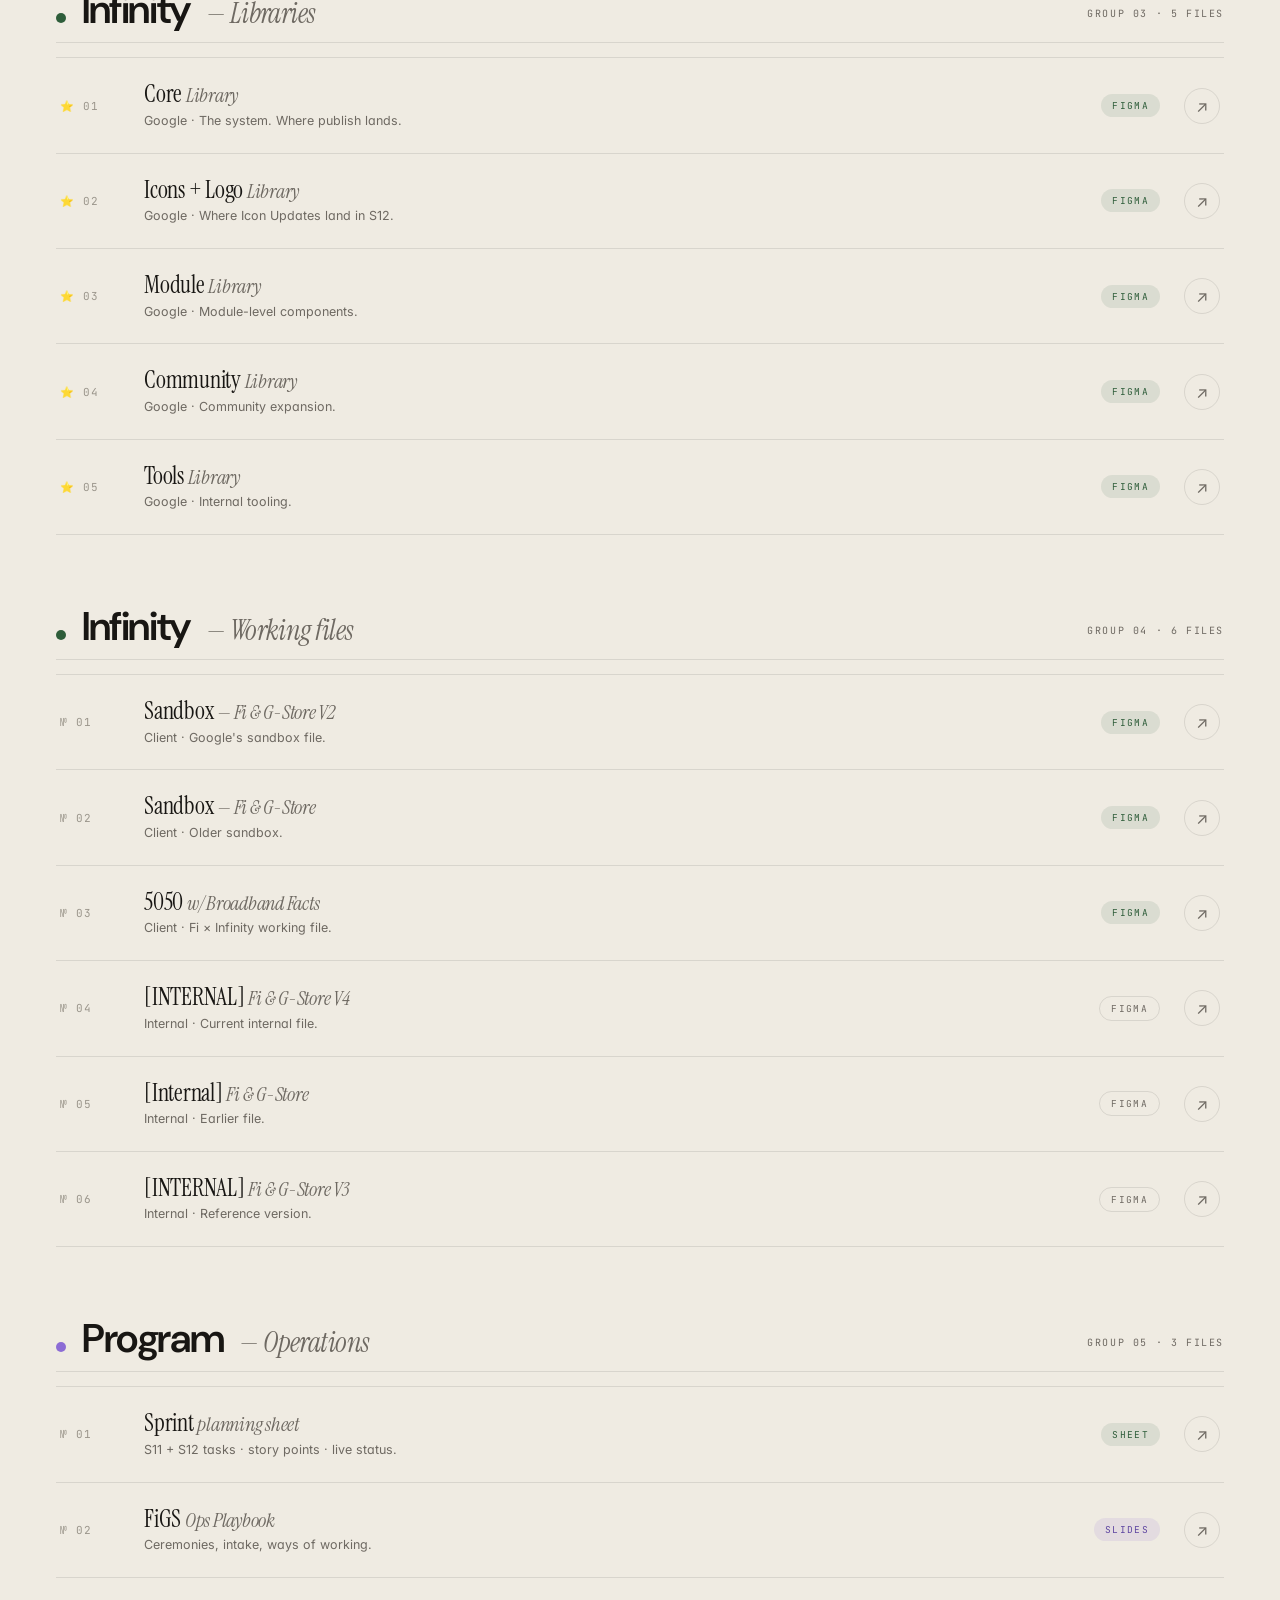
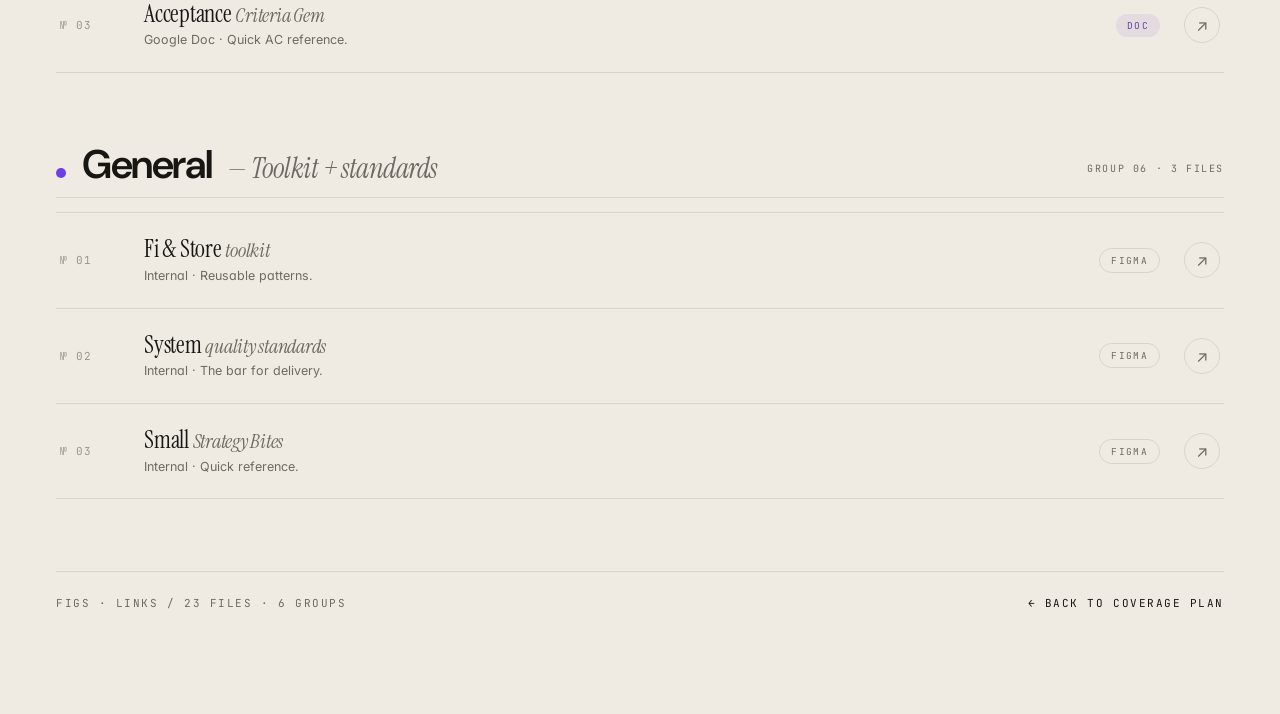
<file: Links.html>
<!DOCTYPE html>
<html lang="en">
<head>
<meta charset="UTF-8">
<meta name="viewport" content="width=device-width, initial-scale=1.0">
<title>Links — FiGS Coverage Plan</title>
<link rel="preconnect" href="https://fonts.googleapis.com">
<link rel="preconnect" href="https://fonts.gstatic.com" crossorigin>
<link href="https://fonts.googleapis.com/css2?family=DM+Sans:ital,wght@0,500;0,600;0,700;1,500;1,600&family=Instrument+Serif:ital@0;1&family=Inter:wght@300;400;500;600;700&family=JetBrains+Mono:wght@400;500&display=swap" rel="stylesheet">
<link rel="stylesheet" href="editorial.css">
<style>
  /* Pinned row */
  .row.pinned {
    background: rgba(46,93,58,0.06);
    border: 1px solid rgba(46,93,58,0.18);
    border-radius: 14px;
    padding: 22px 18px;
    margin-bottom: 18px;
    grid-template-columns: 60px 1fr auto auto;
  }
  .row.pinned:hover { background: rgba(46,93,58,0.10); padding-left: 24px; }
  .row.pinned .row-title { color: var(--accent-2); }
  .row.pinned .row-title .italic { color: rgba(46,93,58,0.7); }

  .row.no-url {
    cursor: default;
    pointer-events: none;
    opacity: 0.55;
  }
  .row.no-url .row-title { font-style: italic; }

  /* Group head */
  .group-head {
    display: grid;
    grid-template-columns: minmax(0,1fr) auto;
    gap: 24px;
    align-items: end;
    margin-bottom: 14px;
    padding-bottom: 14px;
    border-bottom: 1px solid var(--rule);
  }
  .group-title {
    font-family: var(--gsans);
    font-weight: 600;
    font-size: 40px;
    line-height: 0.95;
    letter-spacing: -0.035em;
    color: var(--ink);
    display: flex; align-items: baseline; gap: 16px; flex-wrap: wrap;
  }
  .group-title .italic { font-family: var(--serif); font-weight: 400; font-style: italic; color: var(--muted); font-size: 28px; letter-spacing: -0.02em; }
  .group-bullet {
    display: inline-block;
    width: 10px; height: 10px; border-radius: 50%;
  }
  .group-pppr .group-bullet { background: var(--accent-3); }
  .group-inf .group-bullet { background: var(--accent-2); }
  .group-prog .group-bullet { background: var(--accent-4); }
  .group-gen .group-bullet { background: var(--accent); }
  .group-meta {
    font-family: var(--mono);
    font-size: 10px;
    letter-spacing: 0.16em;
    text-transform: uppercase;
    color: var(--muted);
    padding-bottom: 8px;
  }

  /* Glyph */
  .glyph {
    width: 36px; height: 36px;
    border-radius: 8px;
    display: inline-flex; align-items: center; justify-content: center;
    font-size: 16px;
    background: var(--paper-2);
  }
  .glyph.figma { background: linear-gradient(135deg, #FF7262 0%, #A259FF 50%, #1ABCFE 100%); color: #fff; font-size: 11px; font-weight: 700; }
  .glyph.docs { background: rgba(46,93,58,0.12); }
  .glyph.sheet { background: rgba(46,93,58,0.12); }
  .glyph.slides { background: rgba(180,71,31,0.12); }
  .glyph.slack { background: rgba(140,108,213,0.12); }
</style>
</head>
<body>
<div class="shell">

  <!-- TOPBAR -->
  <header class="topbar">
    <a href="index.html" class="brand"><span class="b-dot"></span><span>FiGS — Coverage Plan / 26·05</span></a>
    <nav>
      <a href="index.html">Home</a>
      <a href="Team.html">Team</a>
      <a href="PPPR.html">P/PP/R</a>
      <a href="Infinity.html">Infinity</a>
      <a href="Calendar.html">Calendar</a>
      <a href="Ways of Working.html">Ways of working</a>
      <a href="Links.html" class="is-current">Links</a>
    </nav>
      <button class="hamburger" aria-label="Open menu" aria-expanded="false"><span></span><span></span><span></span></button>
  </header>

<!-- Mobile menu overlay -->
<div class="menu-overlay" id="menu-overlay" aria-hidden="true">
  <div class="menu-overlay-head">
    <a href="index.html" class="brand"><span class="b-dot"></span><span>FiGS — Coverage Plan / 26·05</span></a>
  </div>
  <div class="menu-eyebrow">Navigation · 07 places</div>
  <h2 class="menu-title">Where to,<br><span class="italic">friend?</span></h2>
  <nav class="menu-nav">
      <a class="menu-link" href="index.html">
        <span class="menu-num">01</span>
        <span class="menu-label">Home <span class="italic">— the front door</span></span>
        <span class="menu-arr">→</span>
      </a>
      <a class="menu-link" href="Team.html">
        <span class="menu-num">02</span>
        <span class="menu-label">The <span class="italic">team</span></span>
        <span class="menu-arr">→</span>
      </a>
      <a class="menu-link" href="PPPR.html">
        <span class="menu-num">03</span>
        <span class="menu-label">P/PP/R</span>
        <span class="menu-arr">→</span>
      </a>
      <a class="menu-link" href="Infinity.html">
        <span class="menu-num">04</span>
        <span class="menu-label">Infinity</span>
        <span class="menu-arr">→</span>
      </a>
      <a class="menu-link" href="Calendar.html">
        <span class="menu-num">05</span>
        <span class="menu-label">Calendar</span>
        <span class="menu-arr">→</span>
      </a>
      <a class="menu-link" href="Ways of Working.html">
        <span class="menu-num">06</span>
        <span class="menu-label">Ways of <span class="italic">working</span></span>
        <span class="menu-arr">→</span>
      </a>
      <a class="menu-link is-current" href="Links.html">
        <span class="menu-num">07</span>
        <span class="menu-label">All <span class="italic">links</span></span>
        <span class="menu-arr">→</span>
      </a>
  </nav>
  <div class="menu-foot">Chino OOO · May 28 — Jun 17, 2026</div>
</div>

<script>
  (function() {
    const ham = document.querySelector('.hamburger');
    const overlay = document.getElementById('menu-overlay');
    if (!ham || !overlay) return;
    function toggle(open) {
      ham.classList.toggle('is-open', open);
      overlay.classList.toggle('is-open', open);
      document.body.classList.toggle('menu-open', open);
      ham.setAttribute('aria-expanded', open);
      ham.setAttribute('aria-label', open ? 'Close menu' : 'Open menu');
      overlay.setAttribute('aria-hidden', !open);
    }
    ham.addEventListener('click', () => toggle(!ham.classList.contains('is-open')));
    overlay.querySelectorAll('a').forEach(a => a.addEventListener('click', () => toggle(false)));
    document.addEventListener('keydown', e => { if (e.key === 'Escape') toggle(false); });
  })();
</script>


  <!-- HERO -->
  <section class="page-hero">
    <div>
      <div class="page-eyebrow">№ 07 · Coverage plan · The whole index</div>
      <h1 class="page-title">All the<br><span class="italic">links</span><br><span class="accent">in one place.</span></h1>
      <p class="page-sub">Figma files, Google docs, sheets, the Slack gem. Grouped by workstream so the team doesn't have to dig.</p>
    </div>
    <aside class="page-meta">
      <div class="meta-block">
        <div class="k">Files indexed</div>
        <div class="v italic">23<small>and counting</small></div>
      </div>
      <div class="meta-block">
        <div class="k">Most-used</div>
        <div class="v italic">Publish doc<small>↓ keep current</small></div>
      </div>
    </aside>
  </section>

  <div class="h-rule"></div>

  <!-- PINNED -->
  <section class="sec">
    <div class="sec-head">
      <div>
        <div class="sec-num">01 / Pinned</div>
        <h2 class="sec-title">The one that <span class="italic">must stay live.</span></h2>
      </div>
      <p class="sec-desc">If anything goes stale, it's this one. Marcela updates it after every publish step.</p>
    </div>

    <a class="row pinned" href="https://docs.google.com/document/d/1LX3JjvRE9AwYok0MAQVxdYtyhIIvmKUEeQ-MvyxWFTo/edit" target="_blank">
      <span class="row-num">📌 01</span>
      <div class="row-body">
        <div class="row-title">Diffusion Effect <span class="italic">— Publish Status Doc</span></div>
        <div class="row-desc">Live source of truth for Google. Update after every publish step.</div>
      </div>
      <span class="tag sp">Google Doc</span>
      <span class="row-arr">↗</span>
    </a>
  </section>

  <!-- P/PP/R -->
  <section class="sec group-pppr">
    <div class="group-head">
      <h2 class="group-title"><span class="group-bullet"></span>P/PP/R <span class="italic">— Google Store</span></h2>
      <div class="group-meta">Group 02 · 6 files</div>
    </div>

    <div class="row-list">
      <a class="row" href="https://www.figma.com/design/qiyNJOwssUISJ2gyqM3ng2/-WIP---Google--%F0%9F%8C%B6%EF%B8%8F-P-PP-R-Basis?node-id=2806-8599" target="_blank">
        <span class="row-num">№ 01</span>
        <div class="row-body">
          <div class="row-title">P/PP/R <span class="italic">— Basis (WIP)</span></div>
          <div class="row-desc">Client · Working file for system basis.</div>
        </div>
        <span class="tag clay">Figma</span>
        <span class="row-arr">↗</span>
      </a>

      <a class="row" href="https://www.figma.com/design/pexpZ1I4rm1qmGAQfayOTn/-Google--P-PP-R-library?node-id=0-1" target="_blank">
        <span class="row-num">№ 02</span>
        <div class="row-body">
          <div class="row-title">P/PP/R <span class="italic">— Library</span></div>
          <div class="row-desc">Client · Production library.</div>
        </div>
        <span class="tag clay">Figma</span>
        <span class="row-arr">↗</span>
      </a>

      <a class="row" href="https://www.figma.com/design/QSbcI7vKkXzfyuxyEkUIe2/%F0%9F%8C%B6%EF%B8%8F-P-PP-R-Module-Development?node-id=9465-11983" target="_blank">
        <span class="row-num">№ 03</span>
        <div class="row-body">
          <div class="row-title">P/PP/R <span class="italic">— Module Development</span></div>
          <div class="row-desc">Client · Where modules are built.</div>
        </div>
        <span class="tag clay">Figma</span>
        <span class="row-arr">↗</span>
      </a>

      <a class="row" href="https://www.figma.com/design/ZjW7p1DX3HbknLsSICBOZi/GStore---Magazine-templates?node-id=1-54261" target="_blank">
        <span class="row-num">№ 04</span>
        <div class="row-body">
          <div class="row-title">GStore <span class="italic">— Magazine templates</span></div>
          <div class="row-desc">Client · The Magazine project working file.</div>
        </div>
        <span class="tag clay">Figma</span>
        <span class="row-arr">↗</span>
      </a>

      <a class="row no-url" href="#">
        <span class="row-num">№ 05</span>
        <div class="row-body">
          <div class="row-title">Faith's Selector Tile doc</div>
          <div class="row-desc">URL pending — add when shared.</div>
        </div>
        <span class="tag outline">Pending</span>
        <span class="row-arr">↗</span>
      </a>

      <a class="row no-url" href="#">
        <span class="row-num">№ 06</span>
        <div class="row-body">
          <div class="row-title">Z's Figma comments</div>
          <div class="row-desc">URL pending — add when shared.</div>
        </div>
        <span class="tag outline">Pending</span>
        <span class="row-arr">↗</span>
      </a>
    </div>
  </section>

  <!-- INFINITY LIBRARIES -->
  <section class="sec group-inf">
    <div class="group-head">
      <h2 class="group-title"><span class="group-bullet"></span>Infinity <span class="italic">— Libraries</span></h2>
      <div class="group-meta">Group 03 · 5 files</div>
    </div>

    <div class="row-list">
      <a class="row" href="https://www.figma.com/design/av2DsjMRAMX7ufeRs0ao9t/Infinity-Core-Library?version-id=2326471792994632299&node-id=11660-75229" target="_blank">
        <span class="row-num">⭐ 01</span>
        <div class="row-body">
          <div class="row-title">Core <span class="italic">Library</span></div>
          <div class="row-desc">Google · The system. Where publish lands.</div>
        </div>
        <span class="tag sp">Figma</span>
        <span class="row-arr">↗</span>
      </a>

      <a class="row" href="https://www.figma.com/design/DSJwa3swLdEySDFfhjR9Ef/Infinity-Icon---Logo-Library?node-id=1-21" target="_blank">
        <span class="row-num">⭐ 02</span>
        <div class="row-body">
          <div class="row-title">Icons + Logo <span class="italic">Library</span></div>
          <div class="row-desc">Google · Where Icon Updates land in S12.</div>
        </div>
        <span class="tag sp">Figma</span>
        <span class="row-arr">↗</span>
      </a>

      <a class="row" href="https://www.figma.com/design/9tZNEmcuQjydMTCdbiFqEM/Infinity-Module-Library?node-id=565-15654" target="_blank">
        <span class="row-num">⭐ 03</span>
        <div class="row-body">
          <div class="row-title">Module <span class="italic">Library</span></div>
          <div class="row-desc">Google · Module-level components.</div>
        </div>
        <span class="tag sp">Figma</span>
        <span class="row-arr">↗</span>
      </a>

      <a class="row" href="https://www.figma.com/design/qmFen7MoqsSrJdnCsRQG7M/Infinity-Community-Library-Expansion?node-id=5-429" target="_blank">
        <span class="row-num">⭐ 04</span>
        <div class="row-body">
          <div class="row-title">Community <span class="italic">Library</span></div>
          <div class="row-desc">Google · Community expansion.</div>
        </div>
        <span class="tag sp">Figma</span>
        <span class="row-arr">↗</span>
      </a>

      <a class="row" href="https://www.figma.com/design/UZQVIY3Ui6UzrqbJw6xpqo/Infinity-Tools-Library?node-id=216-6" target="_blank">
        <span class="row-num">⭐ 05</span>
        <div class="row-body">
          <div class="row-title">Tools <span class="italic">Library</span></div>
          <div class="row-desc">Google · Internal tooling.</div>
        </div>
        <span class="tag sp">Figma</span>
        <span class="row-arr">↗</span>
      </a>
    </div>
  </section>

  <!-- INFINITY FILES -->
  <section class="sec group-inf">
    <div class="group-head">
      <h2 class="group-title"><span class="group-bullet"></span>Infinity <span class="italic">— Working files</span></h2>
      <div class="group-meta">Group 04 · 6 files</div>
    </div>

    <div class="row-list">
      <a class="row" href="https://www.figma.com/design/d7v1kYBqdh2zSRquzKO93u/-Google--Sandbox---Google-Fi---G-Store--V2-?node-id=165-2313" target="_blank">
        <span class="row-num">№ 01</span>
        <div class="row-body">
          <div class="row-title">Sandbox <span class="italic">— Fi &amp; G-Store V2</span></div>
          <div class="row-desc">Client · Google's sandbox file.</div>
        </div>
        <span class="tag sp">Figma</span>
        <span class="row-arr">↗</span>
      </a>

      <a class="row" href="https://www.figma.com/design/skQTstrLZp2fH2IAHQpjTj/-Google--Sandbox---Google-Fi---G-Store?node-id=6867-208168" target="_blank">
        <span class="row-num">№ 02</span>
        <div class="row-body">
          <div class="row-title">Sandbox <span class="italic">— Fi &amp; G-Store</span></div>
          <div class="row-desc">Client · Older sandbox.</div>
        </div>
        <span class="tag sp">Figma</span>
        <span class="row-arr">↗</span>
      </a>

      <a class="row" href="https://www.figma.com/design/zkFNE3qF3qMwZHnuJqqTnw/-Fi-x-Infinity--5050-w--Broadband-Facts?node-id=1-420" target="_blank">
        <span class="row-num">№ 03</span>
        <div class="row-body">
          <div class="row-title">5050 <span class="italic">w/ Broadband Facts</span></div>
          <div class="row-desc">Client · Fi × Infinity working file.</div>
        </div>
        <span class="tag sp">Figma</span>
        <span class="row-arr">↗</span>
      </a>

      <a class="row" href="https://www.figma.com/design/IDwaCD0wT4UGOuCYfaIq9Q/-INTERNAL--Google-Fi---G-Store--V4-?node-id=4176-13784" target="_blank">
        <span class="row-num">№ 04</span>
        <div class="row-body">
          <div class="row-title">[INTERNAL] <span class="italic">Fi &amp; G-Store V4</span></div>
          <div class="row-desc">Internal · Current internal file.</div>
        </div>
        <span class="tag outline">Figma</span>
        <span class="row-arr">↗</span>
      </a>

      <a class="row" href="https://www.figma.com/design/ETm9HGPFiHYxk8KiKF2GmK/-Internal---Google-Fi---G-Store?node-id=538-1607" target="_blank">
        <span class="row-num">№ 05</span>
        <div class="row-body">
          <div class="row-title">[Internal] <span class="italic">Fi &amp; G-Store</span></div>
          <div class="row-desc">Internal · Earlier file.</div>
        </div>
        <span class="tag outline">Figma</span>
        <span class="row-arr">↗</span>
      </a>

      <a class="row" href="https://www.figma.com/design/XbKvH3yRcTide64KBTJBQl/-INTERNAL--Google-Fi---G-Store--V3-?node-id=870-67144" target="_blank">
        <span class="row-num">№ 06</span>
        <div class="row-body">
          <div class="row-title">[INTERNAL] <span class="italic">Fi &amp; G-Store V3</span></div>
          <div class="row-desc">Internal · Reference version.</div>
        </div>
        <span class="tag outline">Figma</span>
        <span class="row-arr">↗</span>
      </a>
    </div>
  </section>

  <!-- PROGRAM -->
  <section class="sec group-prog">
    <div class="group-head">
      <h2 class="group-title"><span class="group-bullet"></span>Program <span class="italic">— Operations</span></h2>
      <div class="group-meta">Group 05 · 3 files</div>
    </div>

    <div class="row-list">
      <a class="row" href="https://docs.google.com/spreadsheets/d/1kOvWRGLcs3OVXTRf73LlNgkEhHd6trmQbvpQ0vHAn6A/edit" target="_blank">
        <span class="row-num">№ 01</span>
        <div class="row-body">
          <div class="row-title">Sprint <span class="italic">planning sheet</span></div>
          <div class="row-desc">S11 + S12 tasks · story points · live status.</div>
        </div>
        <span class="tag sp">Sheet</span>
        <span class="row-arr">↗</span>
      </a>

      <a class="row" href="https://docs.google.com/presentation/d/1LeYFMKNx5ju-9OaxgY-0BUp4RoQ169C4SuG1nO0-WtY/edit" target="_blank">
        <span class="row-num">№ 02</span>
        <div class="row-body">
          <div class="row-title">FiGS <span class="italic">Ops Playbook</span></div>
          <div class="row-desc">Ceremonies, intake, ways of working.</div>
        </div>
        <span class="tag p1">Slides</span>
        <span class="row-arr">↗</span>
      </a>

      <a class="row" href="https://docs.google.com/document/d/1cOxHuViisfSts-TbDhn7ikzA30bFIjTYotMNf6StjNs/edit?usp=sharing" target="_blank">
        <span class="row-num">№ 03</span>
        <div class="row-body">
          <div class="row-title">Acceptance <span class="italic">Criteria Gem</span></div>
          <div class="row-desc">Google Doc · Quick AC reference.</div>
        </div>
        <span class="tag p1">Doc</span>
        <span class="row-arr">↗</span>
      </a>
    </div>
  </section>

  <!-- GENERAL -->
  <section class="sec group-gen">
    <div class="group-head">
      <h2 class="group-title"><span class="group-bullet"></span>General <span class="italic">— Toolkit + standards</span></h2>
      <div class="group-meta">Group 06 · 3 files</div>
    </div>

    <div class="row-list">
      <a class="row" href="https://www.figma.com/design/gDVQBCA724rojqUngO9SnO/%F0%9F%A7%B0---Internal--Fi---Store-toolkit?node-id=15-332" target="_blank">
        <span class="row-num">№ 01</span>
        <div class="row-body">
          <div class="row-title">Fi &amp; Store <span class="italic">toolkit</span></div>
          <div class="row-desc">Internal · Reusable patterns.</div>
        </div>
        <span class="tag outline">Figma</span>
        <span class="row-arr">↗</span>
      </a>

      <a class="row" href="https://www.figma.com/design/4NyB3zQeTEjK7ni4VfkRqK/%F0%9F%93%96-System-quality-standards?node-id=279-45073" target="_blank">
        <span class="row-num">№ 02</span>
        <div class="row-body">
          <div class="row-title">System <span class="italic">quality standards</span></div>
          <div class="row-desc">Internal · The bar for delivery.</div>
        </div>
        <span class="tag outline">Figma</span>
        <span class="row-arr">↗</span>
      </a>

      <a class="row" href="https://www.figma.com/design/RsFOEPhAcMl8A5W4id5RSq/%F0%9F%8D%AC--Internal-Infinity--Small-Strategy-Bites?node-id=75-244" target="_blank">
        <span class="row-num">№ 03</span>
        <div class="row-body">
          <div class="row-title">Small <span class="italic">Strategy Bites</span></div>
          <div class="row-desc">Internal · Quick reference.</div>
        </div>
        <span class="tag outline">Figma</span>
        <span class="row-arr">↗</span>
      </a>
    </div>
  </section>

  <!-- FOOTER -->
  <footer class="foot">
    <span>FiGS · Links / 23 files · 6 groups</span>
    <a href="index.html">← Back to coverage plan</a>
  </footer>

</div>
</body>
</html>
</file>
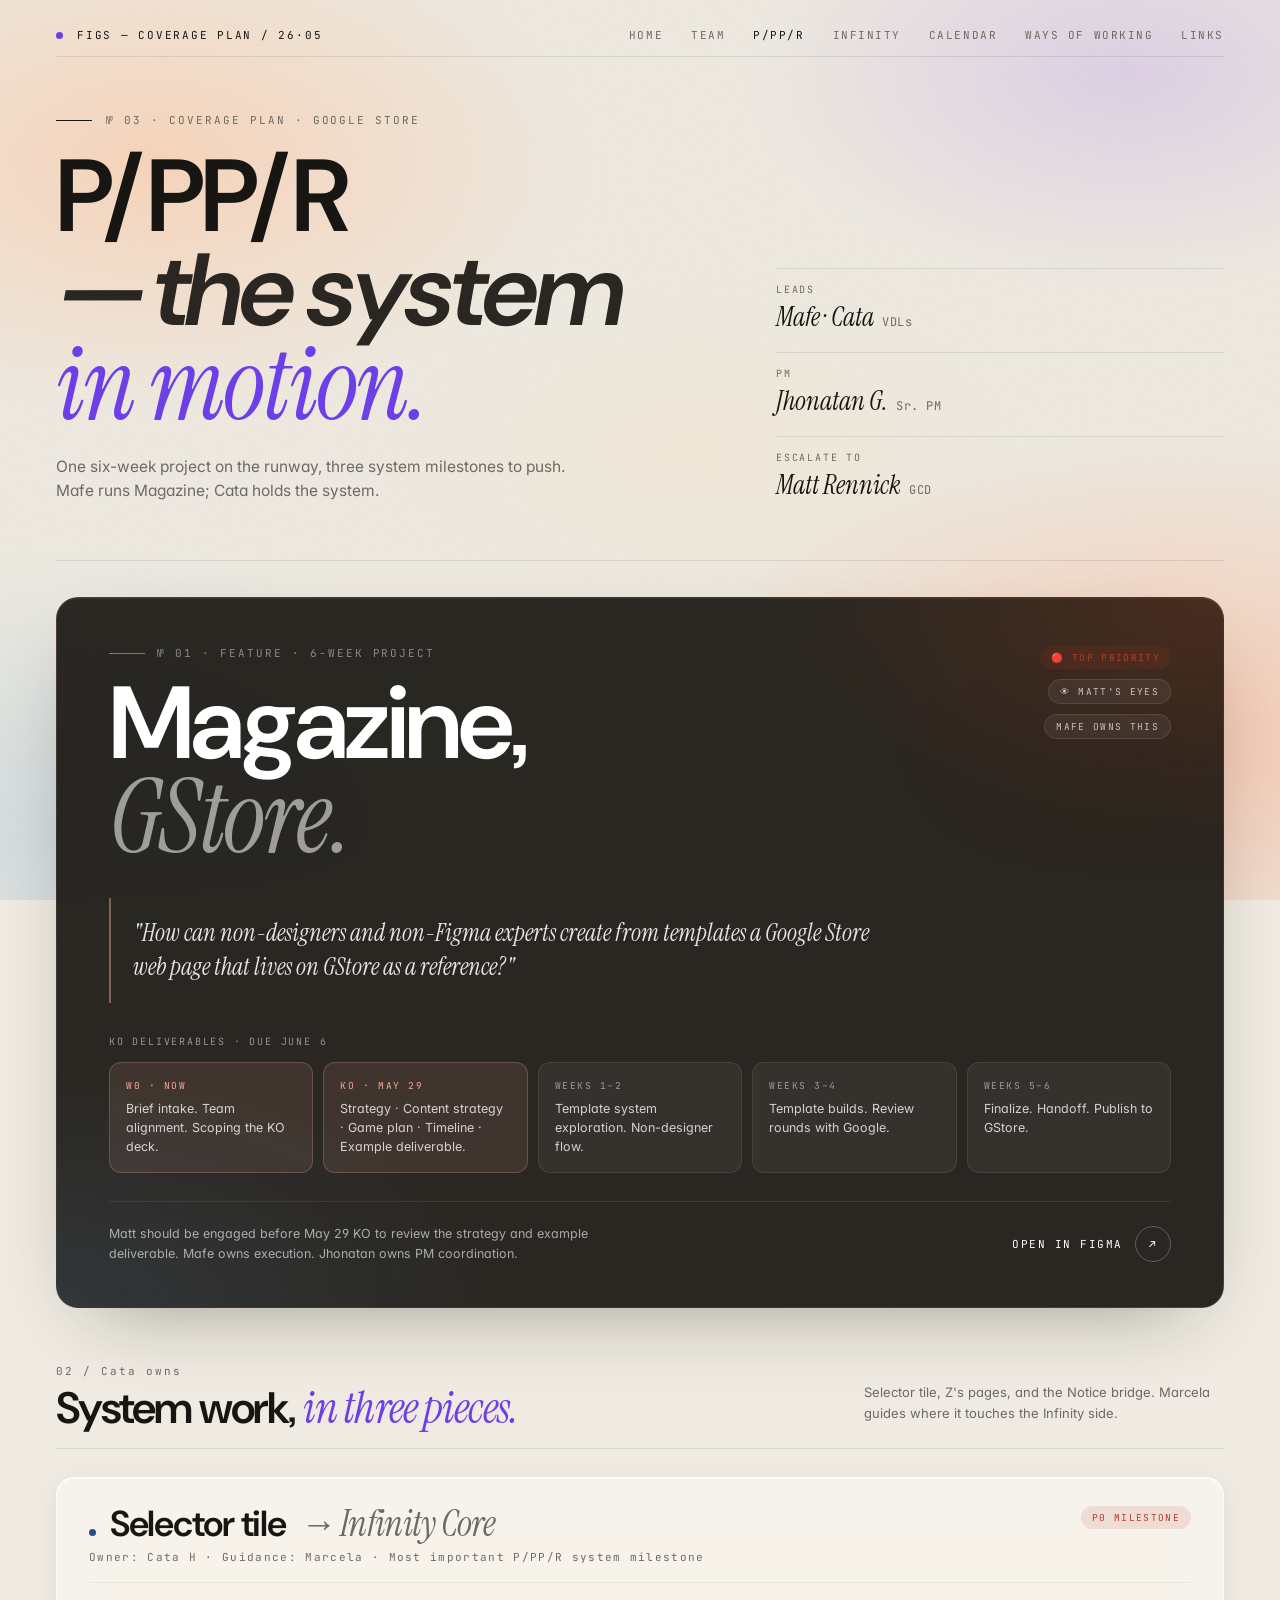
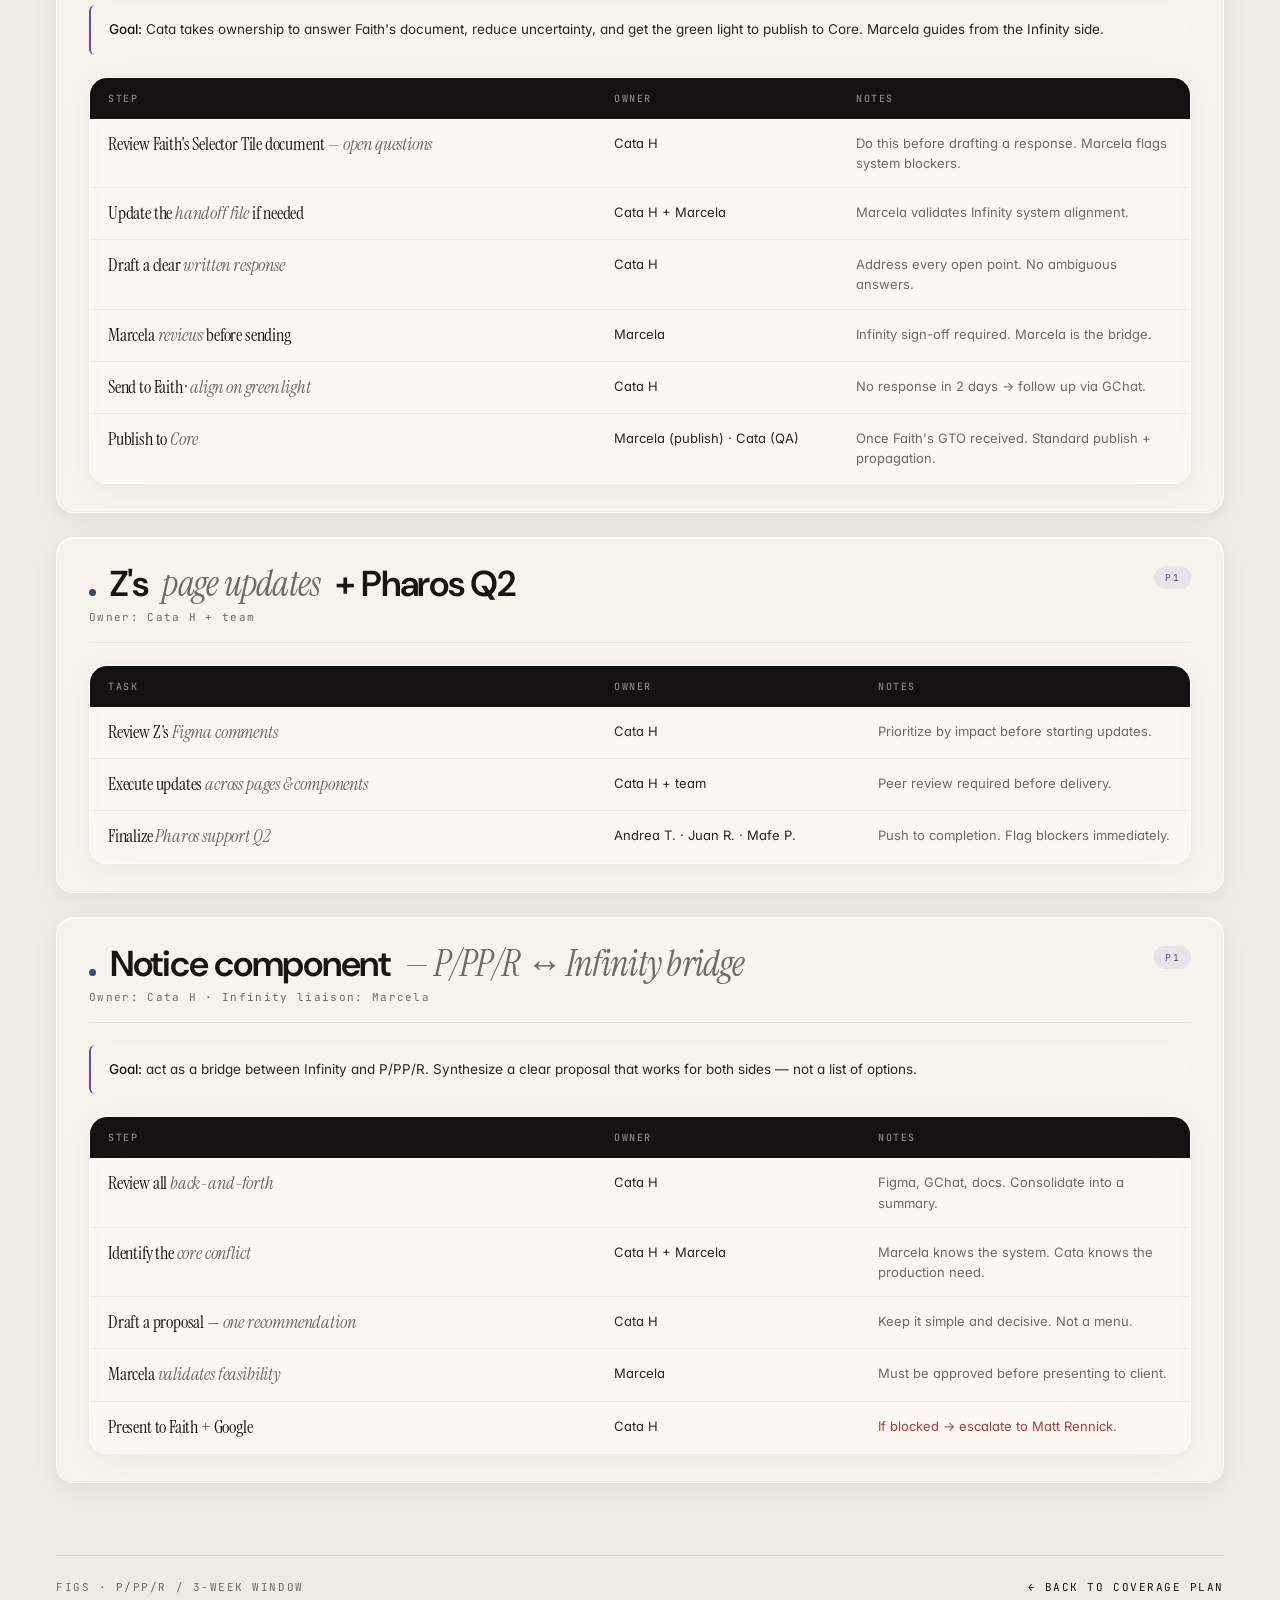
<file: PPPR.html>
<!DOCTYPE html>
<html lang="en">
<head>
<meta charset="UTF-8">
<meta name="viewport" content="width=device-width, initial-scale=1.0">
<title>P/PP/R — FiGS Coverage Plan</title>
<link rel="preconnect" href="https://fonts.googleapis.com">
<link rel="preconnect" href="https://fonts.gstatic.com" crossorigin>
<link href="https://fonts.googleapis.com/css2?family=DM+Sans:ital,wght@0,500;0,600;0,700;1,500;1,600&family=Instrument+Serif:ital@0;1&family=Inter:wght@300;400;500;600;700&family=JetBrains+Mono:wght@400;500&display=swap" rel="stylesheet">
<link rel="stylesheet" href="editorial.css">
<style>
  /* Magazine feature */
  .magazine {
    background: rgba(20, 18, 14, 0.90);
    backdrop-filter: blur(28px) saturate(1.3);
    -webkit-backdrop-filter: blur(28px) saturate(1.3);
    border: 1px solid rgba(255,255,255,0.08);
    border-radius: 22px;
    padding: 48px 52px 44px;
    color: rgba(255,255,255,0.92);
    position: relative;
    overflow: hidden;
    margin-bottom: 56px;
    background-image:
      radial-gradient(ellipse 70% 60% at 100% 0%, rgba(180,71,31,0.22) 0%, transparent 55%),
      radial-gradient(ellipse 70% 60% at 0% 100%, rgba(110,157,224,0.12) 0%, transparent 55%);
    transition: transform .25s ease, box-shadow .25s ease;
    box-shadow:
      inset 0 1px 0 rgba(255,255,255,0.06),
      0 30px 80px -40px rgba(20,18,14,0.45);
  }
  .magazine:hover {
    transform: translateY(-3px);
    box-shadow:
      inset 0 1px 0 rgba(255,255,255,0.06),
      0 40px 100px -40px rgba(20,18,14,0.55);
  }
  .mag-top {
    display: flex;
    justify-content: space-between;
    align-items: flex-start;
    gap: 24px;
    flex-wrap: wrap;
    margin-bottom: 32px;
  }
  .mag-eyebrow {
    font-family: var(--mono);
    font-size: 11px;
    letter-spacing: 0.18em;
    text-transform: uppercase;
    color: rgba(255,255,255,0.45);
    margin-bottom: 16px;
    display: flex; align-items: center; gap: 12px;
  }
  .mag-eyebrow::before { content:''; width: 36px; height: 1px; background: rgba(255,255,255,0.4); }
  .mag-title {
    font-family: var(--gsans);
    font-weight: 600;
    font-size: clamp(56px, 8vw, 104px);
    line-height: 0.92;
    letter-spacing: -0.04em;
    color: #fff;
  }
  .mag-title .italic { font-family: var(--serif); font-weight: 400; font-style: italic; color: rgba(255,255,255,0.55); letter-spacing: -0.025em; }
  .mag-tags { display: flex; flex-direction: column; gap: 10px; align-items: flex-end; flex-shrink: 0; }

  .mag-quote {
    font-family: var(--serif);
    font-style: italic;
    font-size: 24px;
    line-height: 1.45;
    color: rgba(255,255,255,0.88);
    margin: 32px 0;
    padding: 18px 0 18px 22px;
    border-left: 2px solid rgba(244,169,155,0.45);
    max-width: 760px;
  }

  .mag-kicker {
    font-family: var(--mono);
    font-size: 10px;
    letter-spacing: 0.18em;
    text-transform: uppercase;
    color: rgba(255,255,255,0.5);
    margin-bottom: 14px;
  }
  .mag-weeks {
    display: grid;
    grid-template-columns: repeat(5, 1fr);
    gap: 10px;
    margin-bottom: 28px;
  }
  @media (max-width: 880px) { .mag-weeks { grid-template-columns: repeat(2, 1fr); } }
  .wk {
    background: rgba(255,255,255,0.05);
    border: 1px solid rgba(255,255,255,0.08);
    border-radius: 12px;
    padding: 16px;
  }
  .wk.now { background: rgba(244,169,155,0.10); border-color: rgba(244,169,155,0.25); }
  .wk-l {
    font-family: var(--mono);
    font-size: 9.5px;
    letter-spacing: 0.16em;
    text-transform: uppercase;
    color: rgba(255,255,255,0.5);
    margin-bottom: 8px;
  }
  .wk.now .wk-l { color: #F4A99B; }
  .wk-c { font-size: 12.5px; line-height: 1.5; color: rgba(255,255,255,0.78); }

  .mag-foot {
    display: flex;
    justify-content: space-between;
    align-items: center;
    padding-top: 22px;
    border-top: 1px solid rgba(255,255,255,0.08);
    gap: 16px; flex-wrap: wrap;
  }
  .mag-note { font-size: 12.5px; color: rgba(255,255,255,0.6); line-height: 1.55; max-width: 540px; }
  .mag-link {
    display: inline-flex;
    align-items: center;
    gap: 12px;
    font-family: var(--mono);
    font-size: 11px;
    letter-spacing: 0.14em;
    text-transform: uppercase;
    color: #fff;
  }
  .mag-link .arr {
    width: 36px; height: 36px;
    border: 1px solid rgba(255,255,255,0.25);
    border-radius: 50%;
    display: inline-flex; align-items: center; justify-content: center;
    transition: transform .2s;
  }
  .mag-link:hover .arr { transform: rotate(-45deg); background: #fff; color: var(--dark); }

  /* Task block */
  .task {
    background: rgba(251, 250, 246, 0.55);
    backdrop-filter: blur(24px) saturate(1.4);
    -webkit-backdrop-filter: blur(24px) saturate(1.4);
    border: 1px solid rgba(255, 255, 255, 0.65);
    border-radius: 18px;
    padding: 28px 32px;
    margin-bottom: 24px;
    transition: transform .25s ease, box-shadow .25s ease;
    box-shadow:
      inset 0 1px 0 rgba(255,255,255,0.8),
      inset 0 -1px 0 rgba(24,22,19,0.04),
      0 6px 28px rgba(20,18,14,0.06);
  }
  .task:hover {
    transform: translateY(-3px);
    box-shadow:
      inset 0 1px 0 rgba(255,255,255,0.8),
      0 24px 60px -30px rgba(20,18,14,0.28);
  }
  .task-head {
    display: flex;
    justify-content: space-between;
    align-items: flex-start;
    gap: 20px;
    flex-wrap: wrap;
    margin-bottom: 22px;
    padding-bottom: 18px;
    border-bottom: 1px solid var(--rule-soft);
  }
  .task-title {
    font-family: var(--gsans);
    font-weight: 600;
    font-size: 36px;
    line-height: 1;
    letter-spacing: -0.035em;
    color: var(--ink);
    display: flex; align-items: baseline; gap: 14px; flex-wrap: wrap;
  }
  .task-title .italic { font-family: var(--serif); font-weight: 400; font-style: italic; color: var(--muted); letter-spacing: -0.02em; }
  .task-sub {
    font-family: var(--mono);
    font-size: 11px;
    letter-spacing: 0.12em;
    color: var(--muted);
    margin-top: 8px;
  }
  .task-goal {
    background: rgba(246, 243, 235, 0.6);
    backdrop-filter: blur(12px);
    -webkit-backdrop-filter: blur(12px);
    border-left: 2px solid var(--accent);
    border-radius: 6px;
    padding: 14px 18px;
    font-size: 13.5px;
    line-height: 1.6;
    color: var(--ink-2);
    margin-bottom: 22px;
  }
  .task-goal strong { font-weight: 500; color: var(--ink); }
</style>
</head>
<body>
<div class="shell">

  <!-- TOPBAR -->
  <header class="topbar">
    <a href="index.html" class="brand"><span class="b-dot"></span><span>FiGS — Coverage Plan / 26·05</span></a>
    <nav>
      <a href="index.html">Home</a>
      <a href="Team.html">Team</a>
      <a href="PPPR.html" class="is-current">P/PP/R</a>
      <a href="Infinity.html">Infinity</a>
      <a href="Calendar.html">Calendar</a>
      <a href="Ways of Working.html">Ways of working</a>
      <a href="Links.html">Links</a>
    </nav>
      <button class="hamburger" aria-label="Open menu" aria-expanded="false"><span></span><span></span><span></span></button>
  </header>

<!-- Mobile menu overlay -->
<div class="menu-overlay" id="menu-overlay" aria-hidden="true">
  <div class="menu-overlay-head">
    <a href="index.html" class="brand"><span class="b-dot"></span><span>FiGS — Coverage Plan / 26·05</span></a>
  </div>
  <div class="menu-eyebrow">Navigation · 07 places</div>
  <h2 class="menu-title">Where to,<br><span class="italic">friend?</span></h2>
  <nav class="menu-nav">
      <a class="menu-link" href="index.html">
        <span class="menu-num">01</span>
        <span class="menu-label">Home <span class="italic">— the front door</span></span>
        <span class="menu-arr">→</span>
      </a>
      <a class="menu-link" href="Team.html">
        <span class="menu-num">02</span>
        <span class="menu-label">The <span class="italic">team</span></span>
        <span class="menu-arr">→</span>
      </a>
      <a class="menu-link is-current" href="PPPR.html">
        <span class="menu-num">03</span>
        <span class="menu-label">P/PP/R</span>
        <span class="menu-arr">→</span>
      </a>
      <a class="menu-link" href="Infinity.html">
        <span class="menu-num">04</span>
        <span class="menu-label">Infinity</span>
        <span class="menu-arr">→</span>
      </a>
      <a class="menu-link" href="Calendar.html">
        <span class="menu-num">05</span>
        <span class="menu-label">Calendar</span>
        <span class="menu-arr">→</span>
      </a>
      <a class="menu-link" href="Ways of Working.html">
        <span class="menu-num">06</span>
        <span class="menu-label">Ways of <span class="italic">working</span></span>
        <span class="menu-arr">→</span>
      </a>
      <a class="menu-link" href="Links.html">
        <span class="menu-num">07</span>
        <span class="menu-label">All <span class="italic">links</span></span>
        <span class="menu-arr">→</span>
      </a>
  </nav>
  <div class="menu-foot">Chino OOO · May 28 — Jun 17, 2026</div>
</div>

<script>
  (function() {
    const ham = document.querySelector('.hamburger');
    const overlay = document.getElementById('menu-overlay');
    if (!ham || !overlay) return;
    function toggle(open) {
      ham.classList.toggle('is-open', open);
      overlay.classList.toggle('is-open', open);
      document.body.classList.toggle('menu-open', open);
      ham.setAttribute('aria-expanded', open);
      ham.setAttribute('aria-label', open ? 'Close menu' : 'Open menu');
      overlay.setAttribute('aria-hidden', !open);
    }
    ham.addEventListener('click', () => toggle(!ham.classList.contains('is-open')));
    overlay.querySelectorAll('a').forEach(a => a.addEventListener('click', () => toggle(false)));
    document.addEventListener('keydown', e => { if (e.key === 'Escape') toggle(false); });
  })();
</script>


  <!-- HERO -->
  <section class="page-hero">
    <div>
      <div class="page-eyebrow">№ 03 · Coverage plan · Google Store</div>
      <h1 class="page-title">P/PP/R<br><span class="italic">— the system</span><br><span class="accent">in motion.</span></h1>
      <p class="page-sub">One six-week project on the runway, three system milestones to push. Mafe runs Magazine; Cata holds the system.</p>
    </div>
    <aside class="page-meta">
      <div class="meta-block">
        <div class="k">Leads</div>
        <div class="v italic">Mafe · Cata<small>VDLs</small></div>
      </div>
      <div class="meta-block">
        <div class="k">PM</div>
        <div class="v italic">Jhonatan G.<small>Sr. PM</small></div>
      </div>
      <div class="meta-block">
        <div class="k">Escalate to</div>
        <div class="v italic">Matt Rennick<small>GCD</small></div>
      </div>
    </aside>
  </section>

  <div class="h-rule"></div>

  <!-- MAGAZINE FEATURE -->
  <section class="magazine" id="magazine">
    <div class="mag-top">
      <div>
        <div class="mag-eyebrow">№ 01 · Feature · 6-week project</div>
        <h2 class="mag-title">Magazine,<br><span class="italic">GStore.</span></h2>
      </div>
      <div class="mag-tags">
        <span class="tag p0">🔴 Top priority</span>
        <span class="tag dark-outline">👁 Matt's eyes</span>
        <span class="tag dark-outline">Mafe owns this</span>
      </div>
    </div>

    <div class="mag-quote">
      "How can non-designers and non-Figma experts create from templates a Google Store web page that lives on GStore as a reference?"
    </div>

    <div class="mag-kicker">KO deliverables · due June 6</div>
    <div class="mag-weeks">
      <div class="wk now">
        <div class="wk-l">W0 · Now</div>
        <div class="wk-c">Brief intake. Team alignment. Scoping the KO deck.</div>
      </div>
      <div class="wk now">
        <div class="wk-l">KO · May 29</div>
        <div class="wk-c">Strategy · Content strategy · Game plan · Timeline · Example deliverable.</div>
      </div>
      <div class="wk">
        <div class="wk-l">Weeks 1–2</div>
        <div class="wk-c">Template system exploration. Non-designer flow.</div>
      </div>
      <div class="wk">
        <div class="wk-l">Weeks 3–4</div>
        <div class="wk-c">Template builds. Review rounds with Google.</div>
      </div>
      <div class="wk">
        <div class="wk-l">Weeks 5–6</div>
        <div class="wk-c">Finalize. Handoff. Publish to GStore.</div>
      </div>
    </div>

    <div class="mag-foot">
      <div class="mag-note">Matt should be engaged before May 29 KO to review the strategy and example deliverable. Mafe owns execution. Jhonatan owns PM coordination.</div>
      <a class="mag-link" href="https://www.figma.com/design/ZjW7p1DX3HbknLsSICBOZi/GStore---Magazine-templates?node-id=1-54261&t=8G1STvZ1eoIYDNbc-1" target="_blank">
        Open in Figma <span class="arr">↗</span>
      </a>
    </div>
  </section>

  <!-- SECTION 2 — CATA OWNS -->
  <section class="sec" id="cata">
    <div class="sec-head">
      <div>
        <div class="sec-num">02 / Cata owns</div>
        <h2 class="sec-title">System work, <span class="italic">in three pieces.</span></h2>
      </div>
      <p class="sec-desc">Selector tile, Z's pages, and the Notice bridge. Marcela guides where it touches the Infinity side.</p>
    </div>

    <!-- Selector tile -->
    <div class="task" id="selector">
      <div class="task-head">
        <div>
          <div class="task-title"><span class="dot dot-p"></span>Selector tile <span class="italic">→ Infinity Core</span></div>
          <div class="task-sub">Owner: Cata H · Guidance: Marcela · Most important P/PP/R system milestone</div>
        </div>
        <span class="tag p0">P0 milestone</span>
      </div>
      <div class="task-goal"><strong>Goal:</strong> Cata takes ownership to answer Faith's document, reduce uncertainty, and get the green light to publish to Core. Marcela guides from the Infinity side.</div>
      <div class="tbl-wrap">
        <table class="tbl">
          <thead><tr><th style="width:46%">Step</th><th style="width:22%">Owner</th><th>Notes</th></tr></thead>
          <tbody>
            <tr><td class="serif">Review Faith's Selector Tile document<span class="italic"> — open questions</span></td><td>Cata H</td><td class="muted">Do this before drafting a response. Marcela flags system blockers.</td></tr>
            <tr><td class="serif">Update the <span class="italic">handoff file</span> if needed</td><td>Cata H + Marcela</td><td class="muted">Marcela validates Infinity system alignment.</td></tr>
            <tr><td class="serif">Draft a clear <span class="italic">written response</span></td><td>Cata H</td><td class="muted">Address every open point. No ambiguous answers.</td></tr>
            <tr><td class="serif">Marcela <span class="italic">reviews</span> before sending</td><td>Marcela</td><td class="muted">Infinity sign-off required. Marcela is the bridge.</td></tr>
            <tr><td class="serif">Send to Faith · <span class="italic">align on green light</span></td><td>Cata H</td><td class="muted">No response in 2 days → follow up via GChat.</td></tr>
            <tr><td class="serif">Publish to <span class="italic">Core</span></td><td>Marcela (publish) · Cata (QA)</td><td class="muted">Once Faith's GTO received. Standard publish + propagation.</td></tr>
          </tbody>
        </table>
      </div>
    </div>

    <!-- Z's pages + Pharos -->
    <div class="task">
      <div class="task-head">
        <div>
          <div class="task-title"><span class="dot dot-p"></span>Z's <span class="italic">page updates</span> + Pharos Q2</div>
          <div class="task-sub">Owner: Cata H + team</div>
        </div>
        <span class="tag p1">P1</span>
      </div>
      <div class="tbl-wrap">
        <table class="tbl">
          <thead><tr><th style="width:46%">Task</th><th style="width:24%">Owner</th><th>Notes</th></tr></thead>
          <tbody>
            <tr><td class="serif">Review Z's <span class="italic">Figma comments</span></td><td>Cata H</td><td class="muted">Prioritize by impact before starting updates.</td></tr>
            <tr><td class="serif">Execute updates <span class="italic">across pages &amp; components</span></td><td>Cata H + team</td><td class="muted">Peer review required before delivery.</td></tr>
            <tr><td class="serif">Finalize <span class="italic">Pharos support Q2</span></td><td>Andrea T. · Juan R. · Mafe P.</td><td class="muted">Push to completion. Flag blockers immediately.</td></tr>
          </tbody>
        </table>
      </div>
    </div>

    <!-- Notice -->
    <div class="task" id="notice">
      <div class="task-head">
        <div>
          <div class="task-title"><span class="dot dot-p"></span>Notice component <span class="italic">— P/PP/R ↔ Infinity bridge</span></div>
          <div class="task-sub">Owner: Cata H · Infinity liaison: Marcela</div>
        </div>
        <span class="tag p1">P1</span>
      </div>
      <div class="task-goal"><strong>Goal:</strong> act as a bridge between Infinity and P/PP/R. Synthesize a clear proposal that works for both sides — not a list of options.</div>
      <div class="tbl-wrap">
        <table class="tbl">
          <thead><tr><th style="width:46%">Step</th><th style="width:24%">Owner</th><th>Notes</th></tr></thead>
          <tbody>
            <tr><td class="serif">Review all <span class="italic">back-and-forth</span></td><td>Cata H</td><td class="muted">Figma, GChat, docs. Consolidate into a summary.</td></tr>
            <tr><td class="serif">Identify the <span class="italic">core conflict</span></td><td>Cata H + Marcela</td><td class="muted">Marcela knows the system. Cata knows the production need.</td></tr>
            <tr><td class="serif">Draft a proposal — <span class="italic">one recommendation</span></td><td>Cata H</td><td class="muted">Keep it simple and decisive. Not a menu.</td></tr>
            <tr><td class="serif">Marcela <span class="italic">validates feasibility</span></td><td>Marcela</td><td class="muted">Must be approved before presenting to client.</td></tr>
            <tr><td class="serif">Present to Faith + Google</td><td>Cata H</td><td class="warn">If blocked → escalate to Matt Rennick.</td></tr>
          </tbody>
        </table>
      </div>
    </div>
  </section>

  <!-- FOOTER -->
  <footer class="foot">
    <span>FiGS · P/PP/R / 3-week window</span>
    <a href="index.html">← Back to coverage plan</a>
  </footer>

</div>
</body>
</html>
</file>
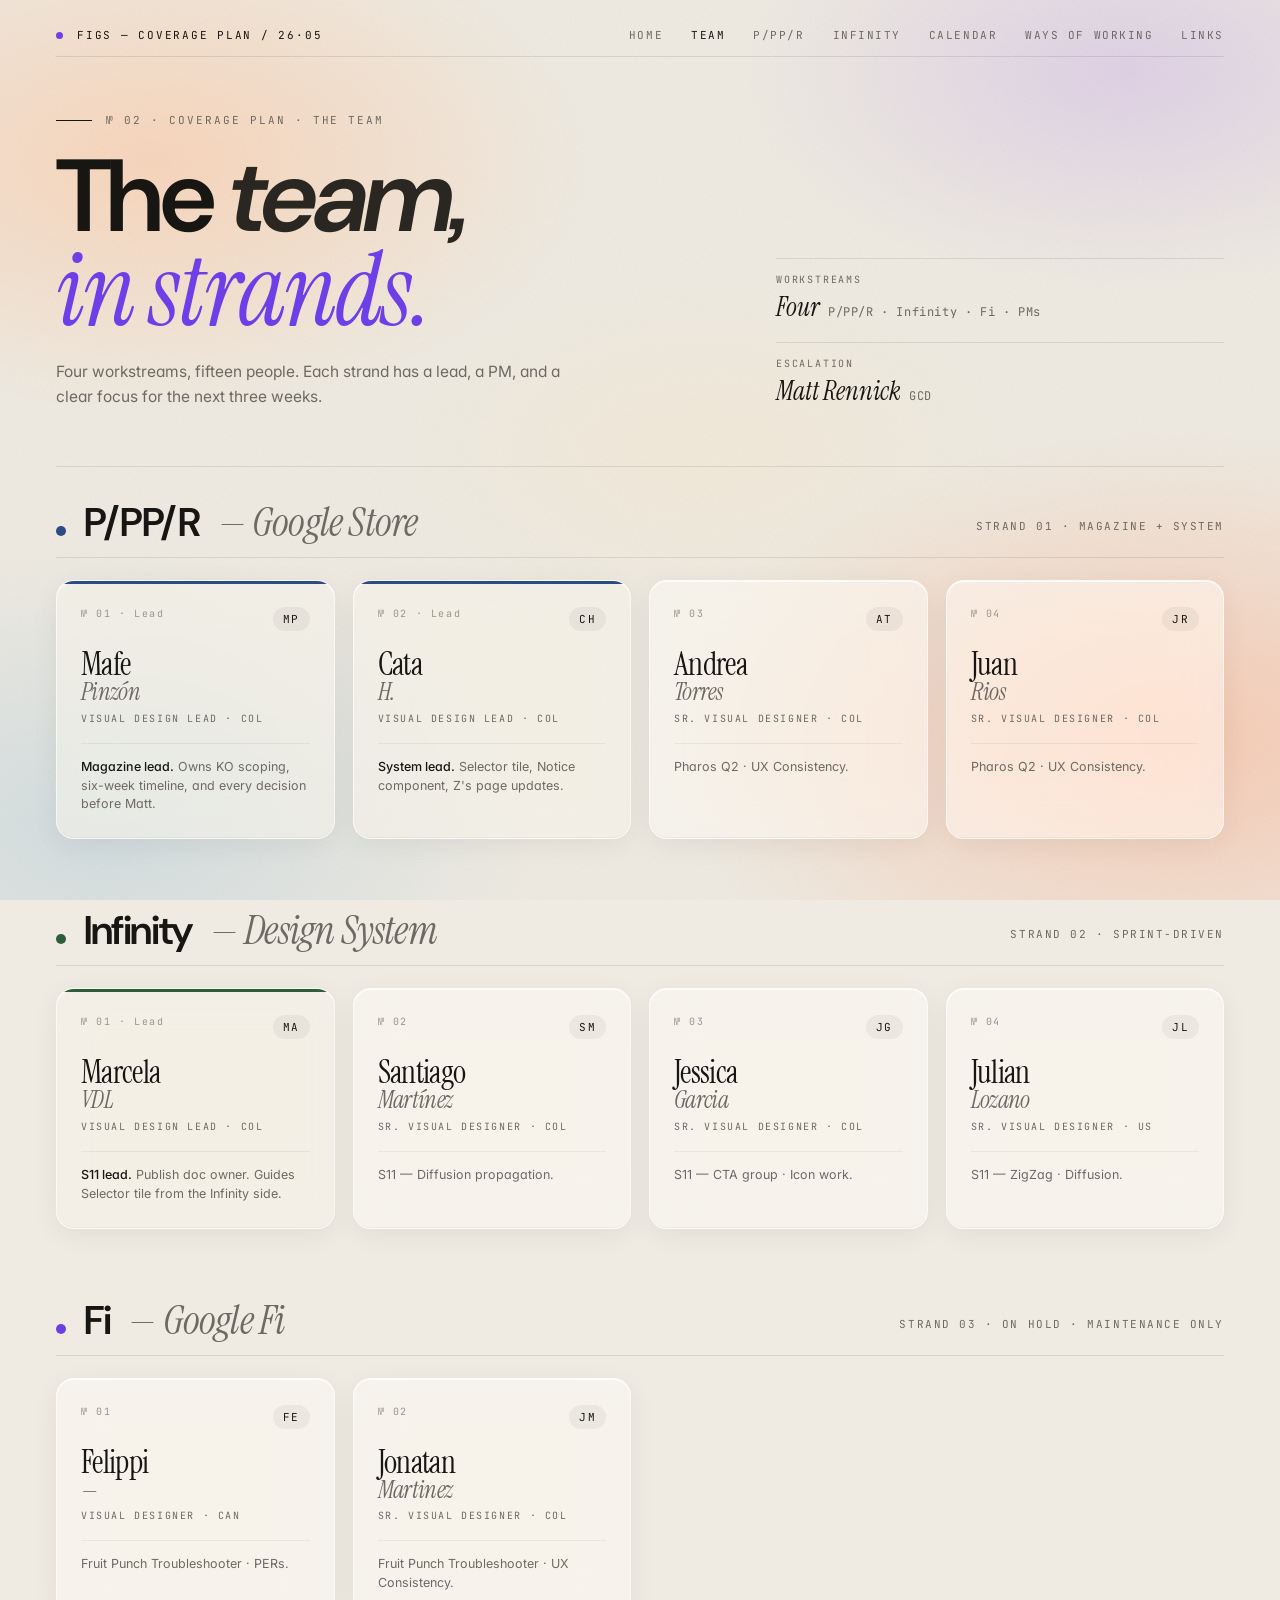
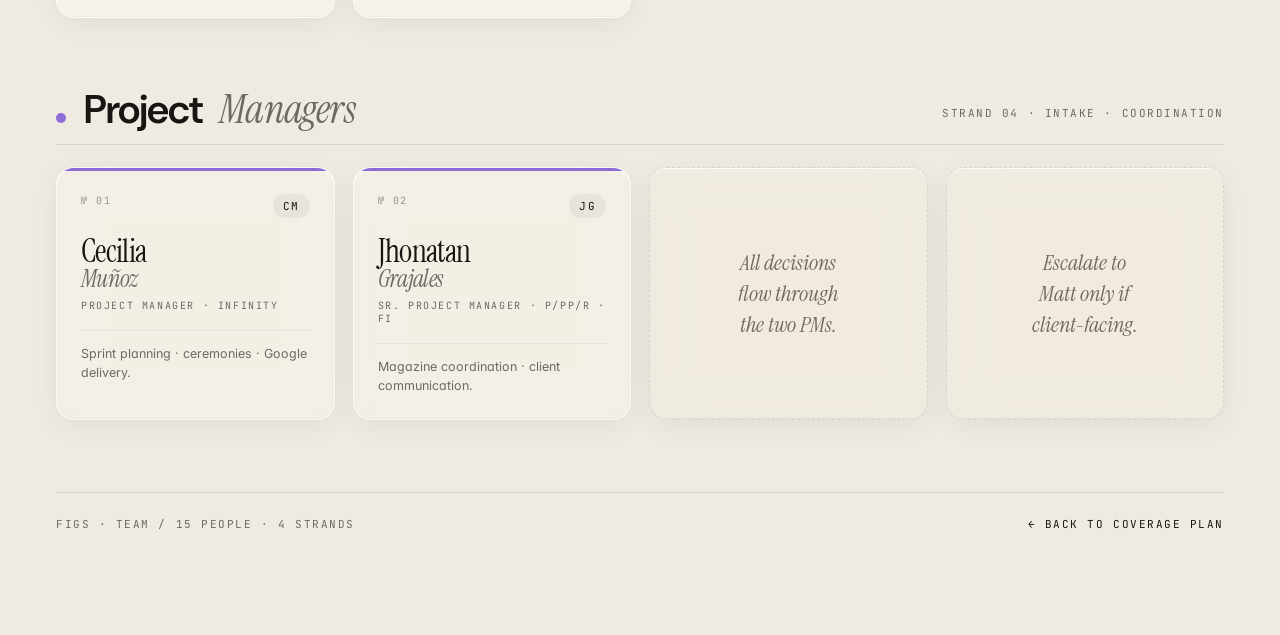
<file: Team.html>
<!DOCTYPE html>
<html lang="en">
<head>
<meta charset="UTF-8">
<meta name="viewport" content="width=device-width, initial-scale=1.0">
<title>The Team — FiGS Coverage Plan</title>
<link rel="preconnect" href="https://fonts.googleapis.com">
<link rel="preconnect" href="https://fonts.gstatic.com" crossorigin>
<link href="https://fonts.googleapis.com/css2?family=DM+Sans:ital,wght@0,500;0,600;0,700;1,500;1,600&family=Instrument+Serif:ital@0;1&family=Inter:wght@300;400;500;600;700&family=JetBrains+Mono:wght@400;500&display=swap" rel="stylesheet">
<link rel="stylesheet" href="editorial.css">
<style>
  /* Team grid */
  .team-grid {
    display: grid;
    grid-template-columns: repeat(4, 1fr);
    gap: 18px;
  }
  @media (max-width: 1080px) { .team-grid { grid-template-columns: repeat(2, 1fr); } }
  @media (max-width: 560px)  { .team-grid { grid-template-columns: 1fr; } }

  .mate {
    position: relative;
    background: rgba(251, 250, 246, 0.55);
    backdrop-filter: blur(24px) saturate(1.4);
    -webkit-backdrop-filter: blur(24px) saturate(1.4);
    border: 1px solid rgba(255, 255, 255, 0.65);
    border-radius: 18px;
    padding: 26px 24px 24px;
    display: flex;
    flex-direction: column;
    gap: 18px;
    min-height: 240px;
    transition: transform .25s ease, box-shadow .25s ease;
    overflow: hidden;
    box-shadow:
      inset 0 1px 0 rgba(255,255,255,0.8),
      inset 0 -1px 0 rgba(24,22,19,0.04),
      0 6px 28px rgba(20,18,14,0.06);
  }
  .mate:hover { transform: translateY(-3px); box-shadow: inset 0 1px 0 rgba(255,255,255,0.8), 0 24px 60px -30px rgba(20,18,14,0.28); }
  .mate.lead { background: rgba(246, 243, 235, 0.62); }
  .mate.lead::before {
    content: '';
    position: absolute;
    top: 0; left: 0; right: 0; height: 3px;
    background: var(--strand-color, var(--accent));
  }
  .mate-top {
    display: flex;
    align-items: flex-start;
    justify-content: space-between;
    gap: 8px;
  }
  .mate-num {
    font-family: var(--mono);
    font-size: 10px;
    letter-spacing: 0.16em;
    color: var(--muted-2);
  }
  .mate-initials {
    font-family: var(--mono);
    font-size: 11px;
    letter-spacing: 0.12em;
    padding: 5px 10px;
    border-radius: 100px;
    background: rgba(24,22,19,0.05);
    color: var(--ink);
  }
  .mate-name {
    font-family: var(--serif);
    font-size: 32px;
    line-height: 0.98;
    letter-spacing: -0.02em;
    color: var(--ink);
    margin-top: auto;
  }
  .mate-name .italic { font-style: italic; color: var(--muted); font-size: 24px; display: block; }
  .mate-role {
    font-family: var(--mono);
    font-size: 10px;
    letter-spacing: 0.16em;
    text-transform: uppercase;
    color: var(--muted);
    margin-top: 8px;
  }
  .mate-task {
    font-size: 12.5px;
    line-height: 1.5;
    color: var(--muted);
    padding-top: 14px;
    border-top: 1px solid var(--rule-soft);
  }
  .mate-task strong { color: var(--ink); font-weight: 500; }

  .strand-pppr { --strand-color: var(--accent-3); }
  .strand-inf  { --strand-color: var(--accent-2); }
  .strand-fi   { --strand-color: var(--accent); }
  .strand-pm   { --strand-color: var(--accent-4); }

  /* Strand divider */
  .strand-head {
    display: grid;
    grid-template-columns: minmax(0,1fr) auto;
    gap: 24px;
    align-items: end;
    margin-bottom: 22px;
    padding-bottom: 16px;
    border-bottom: 1px solid var(--rule);
  }
  .strand-title {
    font-family: var(--gsans);
    font-weight: 600;
    font-size: 40px;
    line-height: 0.95;
    letter-spacing: -0.035em;
    color: var(--ink);
    display: flex; align-items: baseline; gap: 18px; flex-wrap: wrap;
  }
  .strand-title .italic { font-family: var(--serif); font-weight: 400; font-style: italic; color: var(--muted); letter-spacing: -0.02em; }
  .strand-bullet {
    display: inline-block;
    width: 10px; height: 10px; border-radius: 50%;
    background: var(--strand-color, var(--accent));
  }
  .strand-meta {
    font-family: var(--mono);
    font-size: 11px;
    letter-spacing: 0.14em;
    text-transform: uppercase;
    color: var(--muted);
    padding-bottom: 8px;
  }
</style>
</head>
<body>
<div class="shell">

  <!-- TOPBAR -->
  <header class="topbar">
    <a href="index.html" class="brand"><span class="b-dot"></span><span>FiGS — Coverage Plan / 26·05</span></a>
    <nav>
      <a href="index.html">Home</a>
      <a href="Team.html" class="is-current">Team</a>
      <a href="PPPR.html">P/PP/R</a>
      <a href="Infinity.html">Infinity</a>
      <a href="Calendar.html">Calendar</a>
      <a href="Ways of Working.html">Ways of working</a>
      <a href="Links.html">Links</a>
    </nav>
      <button class="hamburger" aria-label="Open menu" aria-expanded="false"><span></span><span></span><span></span></button>
  </header>

<!-- Mobile menu overlay -->
<div class="menu-overlay" id="menu-overlay" aria-hidden="true">
  <div class="menu-overlay-head">
    <a href="index.html" class="brand"><span class="b-dot"></span><span>FiGS — Coverage Plan / 26·05</span></a>
  </div>
  <div class="menu-eyebrow">Navigation · 07 places</div>
  <h2 class="menu-title">Where to,<br><span class="italic">friend?</span></h2>
  <nav class="menu-nav">
      <a class="menu-link" href="index.html">
        <span class="menu-num">01</span>
        <span class="menu-label">Home <span class="italic">— the front door</span></span>
        <span class="menu-arr">→</span>
      </a>
      <a class="menu-link is-current" href="Team.html">
        <span class="menu-num">02</span>
        <span class="menu-label">The <span class="italic">team</span></span>
        <span class="menu-arr">→</span>
      </a>
      <a class="menu-link" href="PPPR.html">
        <span class="menu-num">03</span>
        <span class="menu-label">P/PP/R</span>
        <span class="menu-arr">→</span>
      </a>
      <a class="menu-link" href="Infinity.html">
        <span class="menu-num">04</span>
        <span class="menu-label">Infinity</span>
        <span class="menu-arr">→</span>
      </a>
      <a class="menu-link" href="Calendar.html">
        <span class="menu-num">05</span>
        <span class="menu-label">Calendar</span>
        <span class="menu-arr">→</span>
      </a>
      <a class="menu-link" href="Ways of Working.html">
        <span class="menu-num">06</span>
        <span class="menu-label">Ways of <span class="italic">working</span></span>
        <span class="menu-arr">→</span>
      </a>
      <a class="menu-link" href="Links.html">
        <span class="menu-num">07</span>
        <span class="menu-label">All <span class="italic">links</span></span>
        <span class="menu-arr">→</span>
      </a>
  </nav>
  <div class="menu-foot">Chino OOO · May 28 — Jun 17, 2026</div>
</div>

<script>
  (function() {
    const ham = document.querySelector('.hamburger');
    const overlay = document.getElementById('menu-overlay');
    if (!ham || !overlay) return;
    function toggle(open) {
      ham.classList.toggle('is-open', open);
      overlay.classList.toggle('is-open', open);
      document.body.classList.toggle('menu-open', open);
      ham.setAttribute('aria-expanded', open);
      ham.setAttribute('aria-label', open ? 'Close menu' : 'Open menu');
      overlay.setAttribute('aria-hidden', !open);
    }
    ham.addEventListener('click', () => toggle(!ham.classList.contains('is-open')));
    overlay.querySelectorAll('a').forEach(a => a.addEventListener('click', () => toggle(false)));
    document.addEventListener('keydown', e => { if (e.key === 'Escape') toggle(false); });
  })();
</script>


  <!-- HERO -->
  <section class="page-hero">
    <div>
      <div class="page-eyebrow">№ 02 · Coverage plan · The team</div>
      <h1 class="page-title">The <span class="italic">team,</span><br><span class="accent">in strands.</span></h1>
      <p class="page-sub">Four workstreams, fifteen people. Each strand has a lead, a PM, and a clear focus for the next three weeks.</p>
    </div>
    <aside class="page-meta">
      <div class="meta-block">
        <div class="k">Workstreams</div>
        <div class="v italic">Four<small>P/PP/R · Infinity · Fi · PMs</small></div>
      </div>
      <div class="meta-block">
        <div class="k">Escalation</div>
        <div class="v italic">Matt Rennick<small>GCD</small></div>
      </div>
    </aside>
  </section>

  <div class="h-rule"></div>

  <!-- P/PP/R -->
  <section class="sec strand-pppr">
    <div class="strand-head">
      <h2 class="strand-title">
        <span class="strand-bullet"></span>
        P/PP/R <span class="italic">— Google Store</span>
      </h2>
      <div class="strand-meta">Strand 01 · Magazine + System</div>
    </div>

    <div class="team-grid">
      <article class="mate lead">
        <div class="mate-top"><span class="mate-num">№ 01 · Lead</span><span class="mate-initials">MP</span></div>
        <div>
          <div class="mate-name">Mafe<span class="italic">Pinzón</span></div>
          <div class="mate-role">Visual Design Lead · COL</div>
        </div>
        <div class="mate-task"><strong>Magazine lead.</strong> Owns KO scoping, six-week timeline, and every decision before Matt.</div>
      </article>

      <article class="mate lead">
        <div class="mate-top"><span class="mate-num">№ 02 · Lead</span><span class="mate-initials">CH</span></div>
        <div>
          <div class="mate-name">Cata <span class="italic">H.</span></div>
          <div class="mate-role">Visual Design Lead · COL</div>
        </div>
        <div class="mate-task"><strong>System lead.</strong> Selector tile, Notice component, Z's page updates.</div>
      </article>

      <article class="mate">
        <div class="mate-top"><span class="mate-num">№ 03</span><span class="mate-initials">AT</span></div>
        <div>
          <div class="mate-name">Andrea<span class="italic">Torres</span></div>
          <div class="mate-role">Sr. Visual Designer · COL</div>
        </div>
        <div class="mate-task">Pharos Q2 · UX Consistency.</div>
      </article>

      <article class="mate">
        <div class="mate-top"><span class="mate-num">№ 04</span><span class="mate-initials">JR</span></div>
        <div>
          <div class="mate-name">Juan<span class="italic">Rios</span></div>
          <div class="mate-role">Sr. Visual Designer · COL</div>
        </div>
        <div class="mate-task">Pharos Q2 · UX Consistency.</div>
      </article>
    </div>
  </section>

  <!-- INFINITY -->
  <section class="sec strand-inf">
    <div class="strand-head">
      <h2 class="strand-title">
        <span class="strand-bullet"></span>
        Infinity <span class="italic">— Design System</span>
      </h2>
      <div class="strand-meta">Strand 02 · Sprint-driven</div>
    </div>

    <div class="team-grid">
      <article class="mate lead">
        <div class="mate-top"><span class="mate-num">№ 01 · Lead</span><span class="mate-initials">MA</span></div>
        <div>
          <div class="mate-name">Marcela<span class="italic">VDL</span></div>
          <div class="mate-role">Visual Design Lead · COL</div>
        </div>
        <div class="mate-task"><strong>S11 lead.</strong> Publish doc owner. Guides Selector tile from the Infinity side.</div>
      </article>

      <article class="mate">
        <div class="mate-top"><span class="mate-num">№ 02</span><span class="mate-initials">SM</span></div>
        <div>
          <div class="mate-name">Santiago<span class="italic">Martínez</span></div>
          <div class="mate-role">Sr. Visual Designer · COL</div>
        </div>
        <div class="mate-task">S11 — Diffusion propagation.</div>
      </article>

      <article class="mate">
        <div class="mate-top"><span class="mate-num">№ 03</span><span class="mate-initials">JG</span></div>
        <div>
          <div class="mate-name">Jessica<span class="italic">Garcia</span></div>
          <div class="mate-role">Sr. Visual Designer · COL</div>
        </div>
        <div class="mate-task">S11 — CTA group · Icon work.</div>
      </article>

      <article class="mate">
        <div class="mate-top"><span class="mate-num">№ 04</span><span class="mate-initials">JL</span></div>
        <div>
          <div class="mate-name">Julian<span class="italic">Lozano</span></div>
          <div class="mate-role">Sr. Visual Designer · US</div>
        </div>
        <div class="mate-task">S11 — ZigZag · Diffusion.</div>
      </article>
    </div>
  </section>

  <!-- FI -->
  <section class="sec strand-fi">
    <div class="strand-head">
      <h2 class="strand-title">
        <span class="strand-bullet"></span>
        Fi <span class="italic">— Google Fi</span>
      </h2>
      <div class="strand-meta">Strand 03 · On hold · Maintenance only</div>
    </div>

    <div class="team-grid">
      <article class="mate">
        <div class="mate-top"><span class="mate-num">№ 01</span><span class="mate-initials">FE</span></div>
        <div>
          <div class="mate-name">Felippi<span class="italic">—</span></div>
          <div class="mate-role">Visual Designer · CAN</div>
        </div>
        <div class="mate-task">Fruit Punch Troubleshooter · PERs.</div>
      </article>

      <article class="mate">
        <div class="mate-top"><span class="mate-num">№ 02</span><span class="mate-initials">JM</span></div>
        <div>
          <div class="mate-name">Jonatan<span class="italic">Martinez</span></div>
          <div class="mate-role">Sr. Visual Designer · COL</div>
        </div>
        <div class="mate-task">Fruit Punch Troubleshooter · UX Consistency.</div>
      </article>
    </div>
  </section>

  <!-- PMs -->
  <section class="sec strand-pm">
    <div class="strand-head">
      <h2 class="strand-title">
        <span class="strand-bullet"></span>
        Project <span class="italic">Managers</span>
      </h2>
      <div class="strand-meta">Strand 04 · Intake · Coordination</div>
    </div>

    <div class="team-grid">
      <article class="mate lead">
        <div class="mate-top"><span class="mate-num">№ 01</span><span class="mate-initials">CM</span></div>
        <div>
          <div class="mate-name">Cecilia<span class="italic">Muñoz</span></div>
          <div class="mate-role">Project Manager · Infinity</div>
        </div>
        <div class="mate-task">Sprint planning · ceremonies · Google delivery.</div>
      </article>

      <article class="mate lead">
        <div class="mate-top"><span class="mate-num">№ 02</span><span class="mate-initials">JG</span></div>
        <div>
          <div class="mate-name">Jhonatan<span class="italic">Grajales</span></div>
          <div class="mate-role">Sr. Project Manager · P/PP/R · Fi</div>
        </div>
        <div class="mate-task">Magazine coordination · client communication.</div>
      </article>

      <article class="mate" style="background: transparent; border: 1px dashed var(--rule); align-items: center; justify-content: center; text-align: center; min-height: 240px;">
        <div style="font-family: var(--serif); font-size: 22px; font-style: italic; color: var(--muted); line-height: 1.4;">All decisions<br>flow through<br>the two PMs.</div>
      </article>

      <article class="mate" style="background: transparent; border: 1px dashed var(--rule); align-items: center; justify-content: center; text-align: center; min-height: 240px;">
        <div style="font-family: var(--serif); font-size: 22px; font-style: italic; color: var(--muted); line-height: 1.4;">Escalate to<br>Matt only if<br>client-facing.</div>
      </article>
    </div>
  </section>

  <!-- FOOTER -->
  <footer class="foot">
    <span>FiGS · Team / 15 people · 4 strands</span>
    <a href="index.html">← Back to coverage plan</a>
  </footer>

</div>
</body>
</html>
</file>
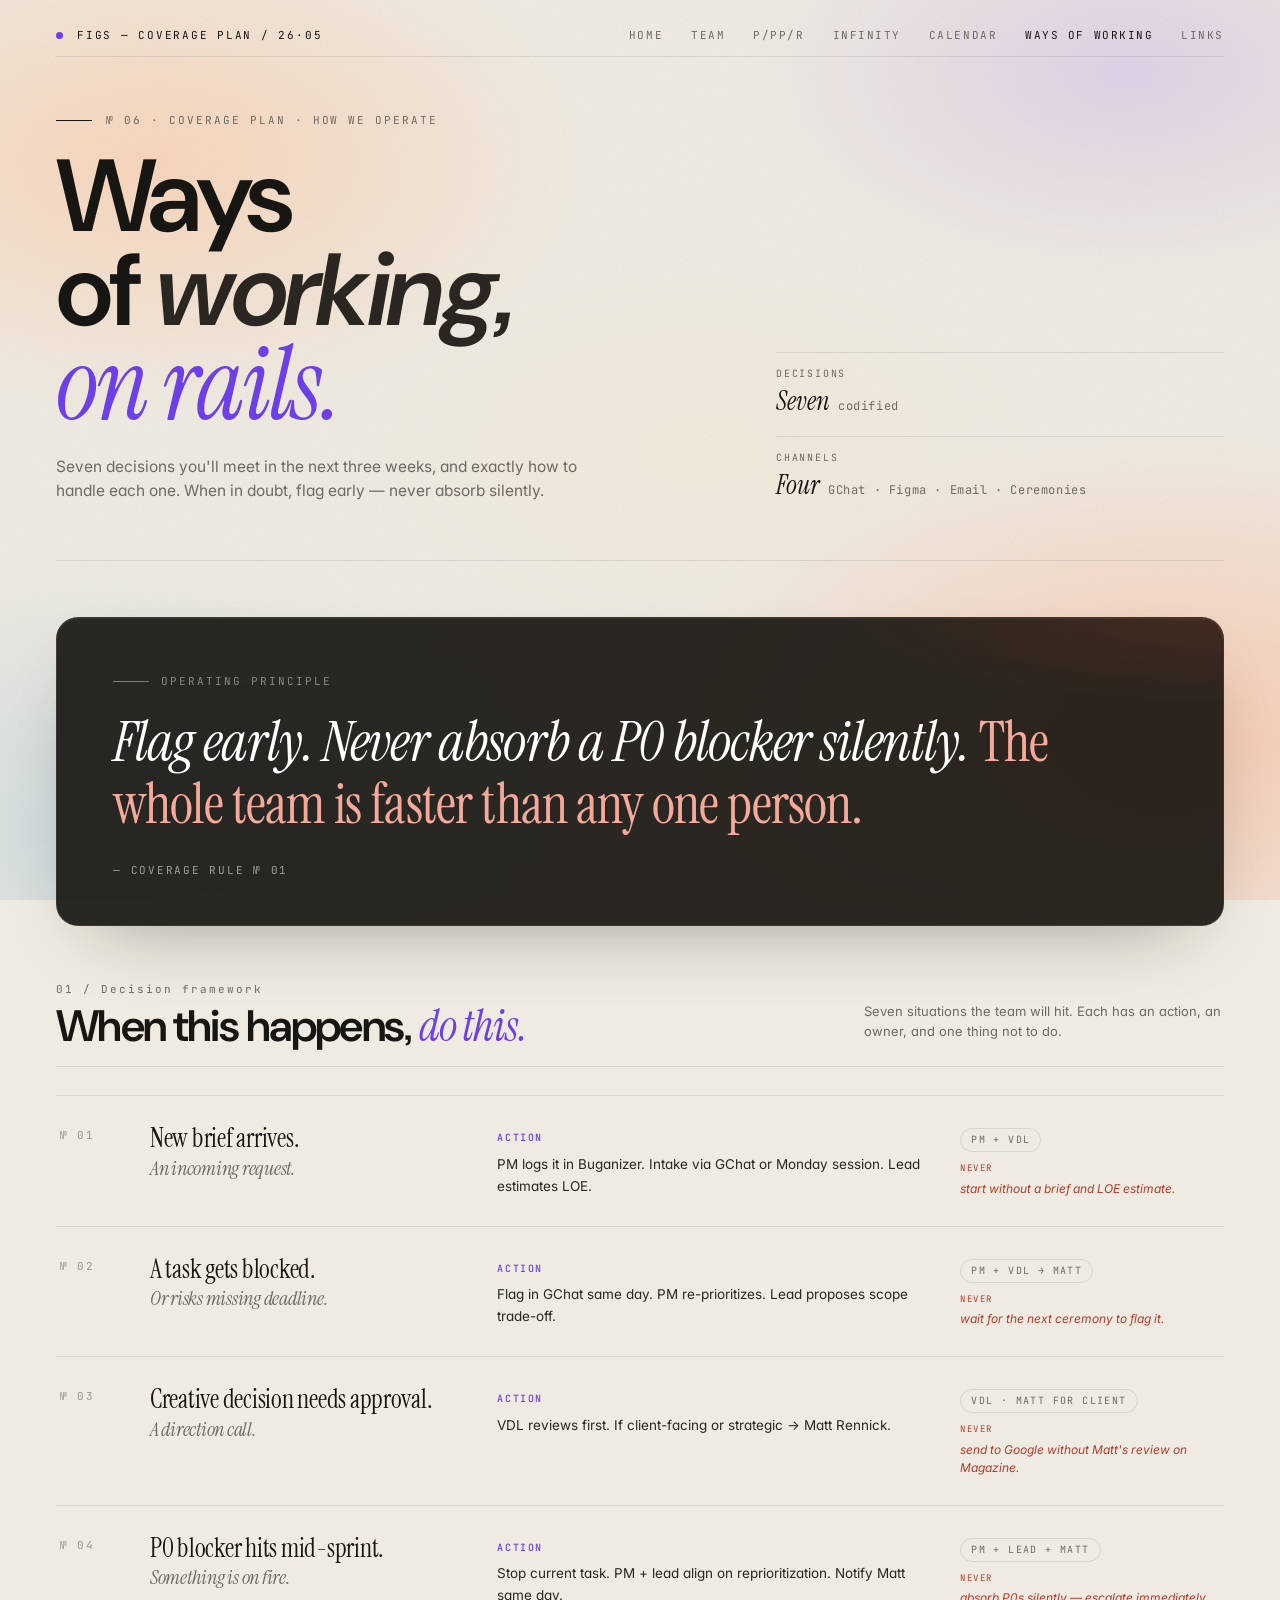
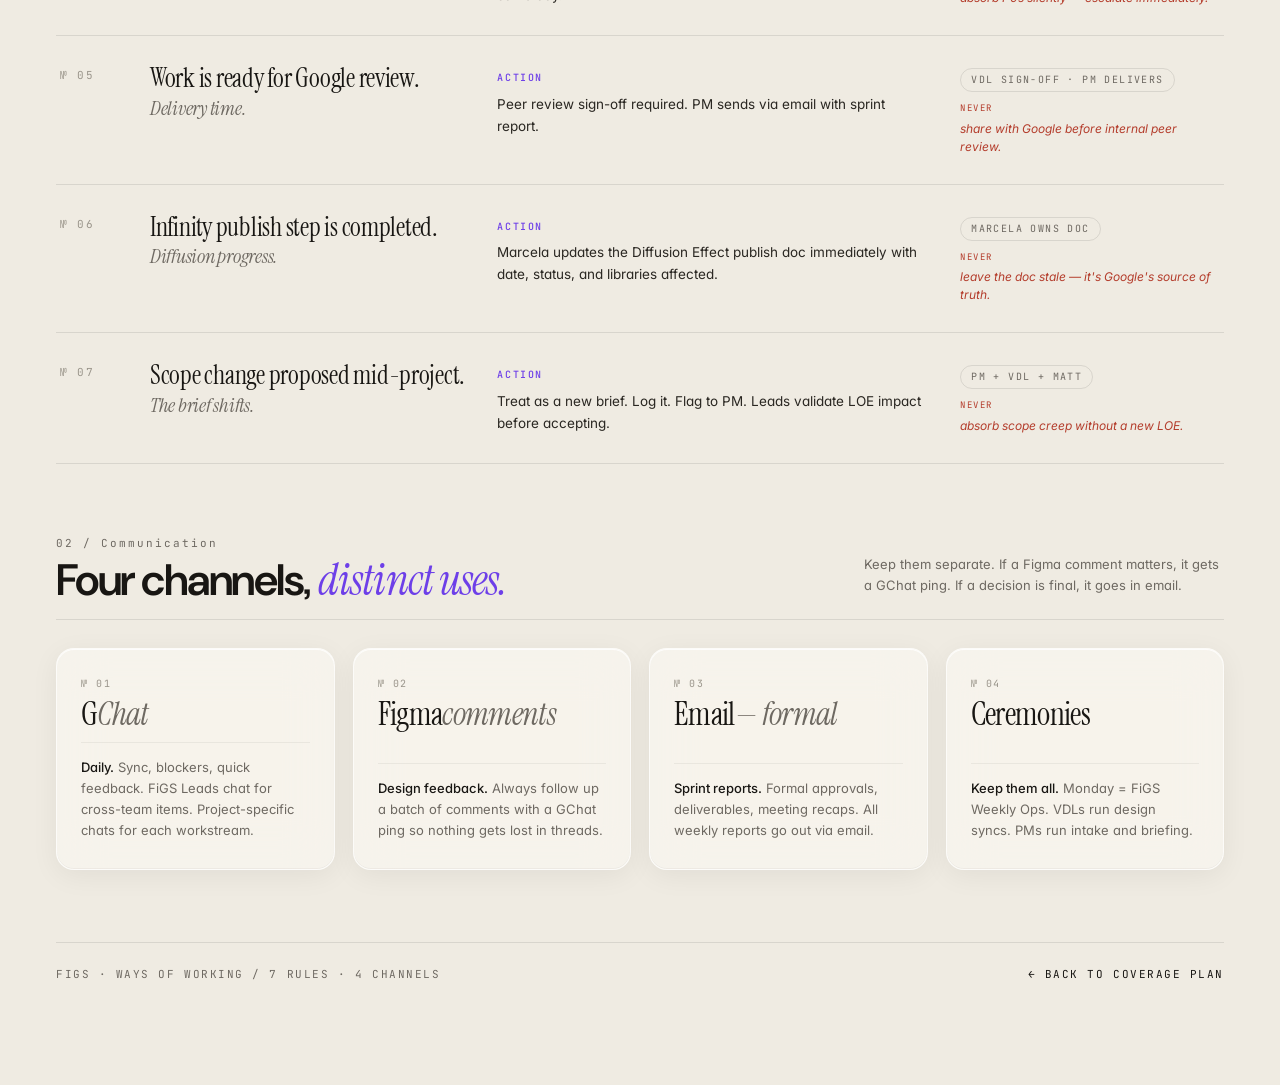
<file: Ways of Working.html>
<!DOCTYPE html>
<html lang="en">
<head>
<meta charset="UTF-8">
<meta name="viewport" content="width=device-width, initial-scale=1.0">
<title>Ways of working — FiGS Coverage Plan</title>
<link rel="preconnect" href="https://fonts.googleapis.com">
<link rel="preconnect" href="https://fonts.gstatic.com" crossorigin>
<link href="https://fonts.googleapis.com/css2?family=DM+Sans:ital,wght@0,500;0,600;0,700;1,500;1,600&family=Instrument+Serif:ital@0;1&family=Inter:wght@300;400;500;600;700&family=JetBrains+Mono:wght@400;500&display=swap" rel="stylesheet">
<link rel="stylesheet" href="editorial.css">
<style>
  /* Decision cards — list of "if this, then that" */
  .rules { display: flex; flex-direction: column; gap: 0; }
  .rule {
    display: grid;
    grid-template-columns: 60px minmax(0, 1.1fr) minmax(0, 1.5fr) minmax(0, 0.9fr);
    gap: 30px;
    padding: 28px 4px;
    border-bottom: 1px solid var(--rule);
    align-items: start;
  }
  .rule:first-child { border-top: 1px solid var(--rule); }
  .rule-num {
    font-family: var(--mono);
    font-size: 11px;
    letter-spacing: 0.14em;
    color: var(--muted-2);
    padding-top: 4px;
  }
  .rule-if {
    font-family: var(--serif);
    font-size: 26px;
    line-height: 1.1;
    color: var(--ink);
    letter-spacing: -0.01em;
  }
  .rule-if .italic { font-style: italic; color: var(--muted); font-size: 20px; display: block; margin-top: 4px; }
  .rule-then {
    font-size: 13.5px;
    line-height: 1.65;
    color: var(--ink-2);
    padding-top: 6px;
  }
  .rule-then strong {
    display: block;
    font-family: var(--mono);
    font-size: 10px;
    letter-spacing: 0.16em;
    text-transform: uppercase;
    color: var(--accent);
    margin-bottom: 6px;
    font-weight: 500;
  }
  .rule-meta {
    display: flex;
    flex-direction: column;
    gap: 10px;
    padding-top: 4px;
  }
  .rule-tag {
    font-family: var(--mono);
    font-size: 10px;
    letter-spacing: 0.14em;
    text-transform: uppercase;
    color: var(--muted);
    padding: 4px 10px;
    border: 1px solid var(--rule);
    border-radius: 100px;
    align-self: flex-start;
    line-height: 1.4;
  }
  .rule-no {
    font-size: 12px;
    color: var(--warn);
    line-height: 1.5;
    font-style: italic;
  }
  .rule-no::before {
    content: 'Never ';
    font-family: var(--mono);
    font-size: 9px;
    letter-spacing: 0.16em;
    text-transform: uppercase;
    font-style: normal;
    display: block;
    margin-bottom: 4px;
  }

  @media (max-width: 880px) {
    .rule { grid-template-columns: 36px 1fr; gap: 16px; }
    .rule-then, .rule-meta { grid-column: 2; }
  }

  /* Channels grid */
  .channels { display: grid; grid-template-columns: repeat(4, 1fr); gap: 18px; }
  @media (max-width: 1080px) { .channels { grid-template-columns: repeat(2, 1fr); } }
  @media (max-width: 560px)  { .channels { grid-template-columns: 1fr; } }
  .ch {
    background: rgba(251, 250, 246, 0.55);
    backdrop-filter: blur(24px) saturate(1.4);
    -webkit-backdrop-filter: blur(24px) saturate(1.4);
    border: 1px solid rgba(255, 255, 255, 0.65);
    border-radius: 18px;
    padding: 28px 24px;
    display: flex;
    flex-direction: column;
    gap: 12px;
    min-height: 220px;
    transition: transform .25s ease, box-shadow .25s ease;
    box-shadow:
      inset 0 1px 0 rgba(255,255,255,0.8),
      inset 0 -1px 0 rgba(24,22,19,0.04),
      0 6px 28px rgba(20,18,14,0.06);
  }
  .ch:hover {
    transform: translateY(-3px);
    box-shadow:
      inset 0 1px 0 rgba(255,255,255,0.8),
      0 24px 60px -30px rgba(20,18,14,0.28);
  }
  .ch-num {
    font-family: var(--mono);
    font-size: 10px;
    letter-spacing: 0.16em;
    color: var(--muted-2);
    margin-bottom: 8px;
  }
  .ch-name {
    font-family: var(--serif);
    font-size: 32px;
    line-height: 1;
    letter-spacing: -0.02em;
    color: var(--ink);
  }
  .ch-name .italic { font-style: italic; color: var(--muted); }
  .ch-desc {
    font-size: 13px;
    line-height: 1.6;
    color: var(--muted);
    margin-top: auto;
    padding-top: 14px;
    border-top: 1px solid var(--rule-soft);
  }
  .ch-desc strong { color: var(--ink); font-weight: 500; }

  /* Pull quote */
  .pull {
    background: rgba(20, 18, 14, 0.90);
    backdrop-filter: blur(28px) saturate(1.3);
    -webkit-backdrop-filter: blur(28px) saturate(1.3);
    border: 1px solid rgba(255,255,255,0.08);
    color: rgba(255,255,255,0.92);
    border-radius: 22px;
    padding: 56px 56px 48px;
    margin: 56px 0;
    background-image:
      radial-gradient(ellipse 60% 50% at 100% 0%, rgba(180,71,31,0.18) 0%, transparent 55%);
    transition: transform .25s ease, box-shadow .25s ease;
    box-shadow:
      inset 0 1px 0 rgba(255,255,255,0.06),
      0 30px 80px -40px rgba(20,18,14,0.45);
  }
  .pull:hover {
    transform: translateY(-3px);
    box-shadow:
      inset 0 1px 0 rgba(255,255,255,0.06),
      0 40px 100px -40px rgba(20,18,14,0.55);
  }
  .pull-eyebrow {
    font-family: var(--mono);
    font-size: 11px;
    letter-spacing: 0.18em;
    text-transform: uppercase;
    color: rgba(255,255,255,0.45);
    margin-bottom: 24px;
    display: flex; align-items: center; gap: 12px;
  }
  .pull-eyebrow::before { content: ''; width: 36px; height: 1px; background: rgba(255,255,255,0.4); }
  .pull-quote {
    font-family: var(--serif);
    font-style: italic;
    font-size: clamp(32px, 4.5vw, 56px);
    line-height: 1.1;
    letter-spacing: -0.015em;
    color: #fff;
    max-width: 1000px;
  }
  .pull-quote .accent { color: #F4A99B; font-style: normal; }
  .pull-attr {
    margin-top: 28px;
    font-family: var(--mono);
    font-size: 11px;
    letter-spacing: 0.16em;
    text-transform: uppercase;
    color: rgba(255,255,255,0.55);
  }
</style>
</head>
<body>
<div class="shell">

  <!-- TOPBAR -->
  <header class="topbar">
    <a href="index.html" class="brand"><span class="b-dot"></span><span>FiGS — Coverage Plan / 26·05</span></a>
    <nav>
      <a href="index.html">Home</a>
      <a href="Team.html">Team</a>
      <a href="PPPR.html">P/PP/R</a>
      <a href="Infinity.html">Infinity</a>
      <a href="Calendar.html">Calendar</a>
      <a href="Ways of Working.html" class="is-current">Ways of working</a>
      <a href="Links.html">Links</a>
    </nav>
      <button class="hamburger" aria-label="Open menu" aria-expanded="false"><span></span><span></span><span></span></button>
  </header>

<!-- Mobile menu overlay -->
<div class="menu-overlay" id="menu-overlay" aria-hidden="true">
  <div class="menu-overlay-head">
    <a href="index.html" class="brand"><span class="b-dot"></span><span>FiGS — Coverage Plan / 26·05</span></a>
  </div>
  <div class="menu-eyebrow">Navigation · 07 places</div>
  <h2 class="menu-title">Where to,<br><span class="italic">friend?</span></h2>
  <nav class="menu-nav">
      <a class="menu-link" href="index.html">
        <span class="menu-num">01</span>
        <span class="menu-label">Home <span class="italic">— the front door</span></span>
        <span class="menu-arr">→</span>
      </a>
      <a class="menu-link" href="Team.html">
        <span class="menu-num">02</span>
        <span class="menu-label">The <span class="italic">team</span></span>
        <span class="menu-arr">→</span>
      </a>
      <a class="menu-link" href="PPPR.html">
        <span class="menu-num">03</span>
        <span class="menu-label">P/PP/R</span>
        <span class="menu-arr">→</span>
      </a>
      <a class="menu-link" href="Infinity.html">
        <span class="menu-num">04</span>
        <span class="menu-label">Infinity</span>
        <span class="menu-arr">→</span>
      </a>
      <a class="menu-link" href="Calendar.html">
        <span class="menu-num">05</span>
        <span class="menu-label">Calendar</span>
        <span class="menu-arr">→</span>
      </a>
      <a class="menu-link is-current" href="Ways of Working.html">
        <span class="menu-num">06</span>
        <span class="menu-label">Ways of <span class="italic">working</span></span>
        <span class="menu-arr">→</span>
      </a>
      <a class="menu-link" href="Links.html">
        <span class="menu-num">07</span>
        <span class="menu-label">All <span class="italic">links</span></span>
        <span class="menu-arr">→</span>
      </a>
  </nav>
  <div class="menu-foot">Chino OOO · May 28 — Jun 17, 2026</div>
</div>

<script>
  (function() {
    const ham = document.querySelector('.hamburger');
    const overlay = document.getElementById('menu-overlay');
    if (!ham || !overlay) return;
    function toggle(open) {
      ham.classList.toggle('is-open', open);
      overlay.classList.toggle('is-open', open);
      document.body.classList.toggle('menu-open', open);
      ham.setAttribute('aria-expanded', open);
      ham.setAttribute('aria-label', open ? 'Close menu' : 'Open menu');
      overlay.setAttribute('aria-hidden', !open);
    }
    ham.addEventListener('click', () => toggle(!ham.classList.contains('is-open')));
    overlay.querySelectorAll('a').forEach(a => a.addEventListener('click', () => toggle(false)));
    document.addEventListener('keydown', e => { if (e.key === 'Escape') toggle(false); });
  })();
</script>


  <!-- HERO -->
  <section class="page-hero">
    <div>
      <div class="page-eyebrow">№ 06 · Coverage plan · How we operate</div>
      <h1 class="page-title">Ways<br>of <span class="italic">working,</span><br><span class="accent">on rails.</span></h1>
      <p class="page-sub">Seven decisions you'll meet in the next three weeks, and exactly how to handle each one. When in doubt, flag early — never absorb silently.</p>
    </div>
    <aside class="page-meta">
      <div class="meta-block">
        <div class="k">Decisions</div>
        <div class="v italic">Seven<small>codified</small></div>
      </div>
      <div class="meta-block">
        <div class="k">Channels</div>
        <div class="v italic">Four<small>GChat · Figma · Email · Ceremonies</small></div>
      </div>
    </aside>
  </section>

  <div class="h-rule"></div>

  <!-- PULL QUOTE -->
  <section class="pull">
    <div class="pull-eyebrow">Operating principle</div>
    <div class="pull-quote">
      Flag early. Never absorb a P0 blocker silently. <span class="accent">The whole team is faster than any one person.</span>
    </div>
    <div class="pull-attr">— Coverage rule № 01</div>
  </section>

  <!-- DECISION RULES -->
  <section class="sec" id="decisions">
    <div class="sec-head">
      <div>
        <div class="sec-num">01 / Decision framework</div>
        <h2 class="sec-title">When this happens, <span class="italic">do this.</span></h2>
      </div>
      <p class="sec-desc">Seven situations the team will hit. Each has an action, an owner, and one thing not to do.</p>
    </div>

    <div class="rules">
      <article class="rule">
        <span class="rule-num">№ 01</span>
        <div class="rule-if">New brief arrives.<span class="italic">An incoming request.</span></div>
        <div class="rule-then"><strong>Action</strong>PM logs it in Buganizer. Intake via GChat or Monday session. Lead estimates LOE.</div>
        <div class="rule-meta">
          <span class="rule-tag">PM + VDL</span>
          <p class="rule-no">start without a brief and LOE estimate.</p>
        </div>
      </article>

      <article class="rule">
        <span class="rule-num">№ 02</span>
        <div class="rule-if">A task gets blocked.<span class="italic">Or risks missing deadline.</span></div>
        <div class="rule-then"><strong>Action</strong>Flag in GChat same day. PM re-prioritizes. Lead proposes scope trade-off.</div>
        <div class="rule-meta">
          <span class="rule-tag">PM + VDL → Matt</span>
          <p class="rule-no">wait for the next ceremony to flag it.</p>
        </div>
      </article>

      <article class="rule">
        <span class="rule-num">№ 03</span>
        <div class="rule-if">Creative decision needs approval.<span class="italic">A direction call.</span></div>
        <div class="rule-then"><strong>Action</strong>VDL reviews first. If client-facing or strategic → Matt Rennick.</div>
        <div class="rule-meta">
          <span class="rule-tag">VDL · Matt for client</span>
          <p class="rule-no">send to Google without Matt's review on Magazine.</p>
        </div>
      </article>

      <article class="rule">
        <span class="rule-num">№ 04</span>
        <div class="rule-if">P0 blocker hits mid-sprint.<span class="italic">Something is on fire.</span></div>
        <div class="rule-then"><strong>Action</strong>Stop current task. PM + lead align on reprioritization. Notify Matt same day.</div>
        <div class="rule-meta">
          <span class="rule-tag">PM + Lead + Matt</span>
          <p class="rule-no">absorb P0s silently — escalate immediately.</p>
        </div>
      </article>

      <article class="rule">
        <span class="rule-num">№ 05</span>
        <div class="rule-if">Work is ready for Google review.<span class="italic">Delivery time.</span></div>
        <div class="rule-then"><strong>Action</strong>Peer review sign-off required. PM sends via email with sprint report.</div>
        <div class="rule-meta">
          <span class="rule-tag">VDL sign-off · PM delivers</span>
          <p class="rule-no">share with Google before internal peer review.</p>
        </div>
      </article>

      <article class="rule">
        <span class="rule-num">№ 06</span>
        <div class="rule-if">Infinity publish step is completed.<span class="italic">Diffusion progress.</span></div>
        <div class="rule-then"><strong>Action</strong>Marcela updates the Diffusion Effect publish doc immediately with date, status, and libraries affected.</div>
        <div class="rule-meta">
          <span class="rule-tag">Marcela owns doc</span>
          <p class="rule-no">leave the doc stale — it's Google's source of truth.</p>
        </div>
      </article>

      <article class="rule">
        <span class="rule-num">№ 07</span>
        <div class="rule-if">Scope change proposed mid-project.<span class="italic">The brief shifts.</span></div>
        <div class="rule-then"><strong>Action</strong>Treat as a new brief. Log it. Flag to PM. Leads validate LOE impact before accepting.</div>
        <div class="rule-meta">
          <span class="rule-tag">PM + VDL + Matt</span>
          <p class="rule-no">absorb scope creep without a new LOE.</p>
        </div>
      </article>
    </div>
  </section>

  <!-- COMMS -->
  <section class="sec" id="channels">
    <div class="sec-head">
      <div>
        <div class="sec-num">02 / Communication</div>
        <h2 class="sec-title">Four channels, <span class="italic">distinct uses.</span></h2>
      </div>
      <p class="sec-desc">Keep them separate. If a Figma comment matters, it gets a GChat ping. If a decision is final, it goes in email.</p>
    </div>

    <div class="channels">
      <article class="ch">
        <div>
          <div class="ch-num">№ 01</div>
          <div class="ch-name">G<span class="italic">Chat</span></div>
        </div>
        <p class="ch-desc"><strong>Daily.</strong> Sync, blockers, quick feedback. FiGS Leads chat for cross-team items. Project-specific chats for each workstream.</p>
      </article>

      <article class="ch">
        <div>
          <div class="ch-num">№ 02</div>
          <div class="ch-name">Figma<span class="italic">comments</span></div>
        </div>
        <p class="ch-desc"><strong>Design feedback.</strong> Always follow up a batch of comments with a GChat ping so nothing gets lost in threads.</p>
      </article>

      <article class="ch">
        <div>
          <div class="ch-num">№ 03</div>
          <div class="ch-name">Email<span class="italic">— formal</span></div>
        </div>
        <p class="ch-desc"><strong>Sprint reports.</strong> Formal approvals, deliverables, meeting recaps. All weekly reports go out via email.</p>
      </article>

      <article class="ch">
        <div>
          <div class="ch-num">№ 04</div>
          <div class="ch-name">Ceremonies</div>
        </div>
        <p class="ch-desc"><strong>Keep them all.</strong> Monday = FiGS Weekly Ops. VDLs run design syncs. PMs run intake and briefing.</p>
      </article>
    </div>
  </section>

  <!-- FOOTER -->
  <footer class="foot">
    <span>FiGS · Ways of working / 7 rules · 4 channels</span>
    <a href="index.html">← Back to coverage plan</a>
  </footer>

</div>
</body>
</html>
</file>
<file: editorial.css>
/* ============================================
   FiGS Coverage Plan — Editorial Design System
   ============================================ */

@font-face {
  font-family: 'Matter';
  src: url('fonts/Matter-SemiBold.otf') format('opentype');
  font-weight: 600;
  font-style: normal;
  font-display: swap;
}

:root {
  --paper:      #EFEBE2;
  --paper-2:    #E7E2D6;
  --ink:        #181613;
  --ink-2:      #2A2722;
  --muted:      #6E6962;
  --muted-2:    #9A958B;
  --rule:       rgba(24,22,19,0.10);
  --rule-soft:  rgba(24,22,19,0.06);
  --card:       #FBFAF6;
  --card-2:     #F6F3EB;
  --dark:       #14120E;
  --accent:     #6D3FE8;    /* deep purple */
  --accent-2:   #2E5D3A;    /* forest */
  --accent-3:   #2C4B86;    /* deep blue */
  --accent-4:   #8C6CD5;    /* violet */
  --warn:       #B43D2C;
  --serif:      'Instrument Serif', 'Times New Roman', serif;
  --sans:       'Inter', -apple-system, BlinkMacSystemFont, sans-serif;
  --gsans:      'Google Sans', 'Product Sans', 'DM Sans', -apple-system, BlinkMacSystemFont, sans-serif;
  --display:    'Matter', 'Inter', sans-serif;
  --mono:       'JetBrains Mono', ui-monospace, monospace;
}

* { box-sizing: border-box; margin: 0; padding: 0; }

html, body {
  background: var(--paper);
  color: var(--ink);
  font-family: var(--sans);
  -webkit-font-smoothing: antialiased;
  font-feature-settings: "ss01", "cv11";
  font-variant-ligatures: common-ligatures;
}

body {
  /* Warm mesh gradient — soft, layered, subtle */
  background:
    radial-gradient(ellipse 55% 45% at 12% 18%,  rgba(255, 196, 156, 0.55) 0%, transparent 62%),
    radial-gradient(ellipse 50% 40% at 88% 8%,   rgba(196, 168, 235, 0.38) 0%, transparent 60%),
    radial-gradient(ellipse 65% 55% at 92% 82%,  rgba(255, 168, 130, 0.48) 0%, transparent 62%),
    radial-gradient(ellipse 55% 50% at 8% 92%,   rgba(168, 200, 220, 0.40) 0%, transparent 62%),
    radial-gradient(ellipse 45% 35% at 55% 50%,  rgba(244, 232, 210, 0.55) 0%, transparent 55%),
    var(--paper);
  background-attachment: fixed;
  min-height: 100vh;
}

body::before {
  content: '';
  position: fixed;
  inset: 0;
  background-image: url("data:image/svg+xml;utf8,<svg xmlns='http://www.w3.org/2000/svg' width='240' height='240'><filter id='n'><feTurbulence type='fractalNoise' baseFrequency='0.85' numOctaves='2' stitchTiles='stitch'/><feColorMatrix type='saturate' values='0'/></filter><rect width='100%' height='100%' filter='url(%23n)' opacity='0.55'/></svg>");
  opacity: 0.16;
  mix-blend-mode: multiply;
  pointer-events: none;
  z-index: 1;
}

a { color: inherit; text-decoration: none; }

.shell {
  position: relative;
  z-index: 2;
  max-width: 1320px;
  margin: 0 auto;
  padding: 28px 56px 80px;
}

/* ────────── TOP BAR ────────── */
.topbar {
  display: flex;
  align-items: center;
  justify-content: space-between;
  padding-bottom: 14px;
  border-bottom: 1px solid var(--rule);
  margin-bottom: 56px;
}
.brand {
  font-family: var(--mono);
  font-size: 11px;
  letter-spacing: 0.16em;
  text-transform: uppercase;
  color: var(--ink);
  display: flex; align-items: center; gap: 14px;
}
.brand .b-dot { width: 7px; height: 7px; border-radius: 50%; background: var(--accent); display: inline-block; }
.topbar nav {
  display: flex;
  gap: 28px;
  font-size: 11px;
  font-family: var(--mono);
  letter-spacing: 0.14em;
  text-transform: uppercase;
  color: var(--muted);
}
.topbar nav a { transition: color .15s; }
.topbar nav a:hover, .topbar nav a.is-current { color: var(--ink); }

/* ────────── HAMBURGER + MOBILE MENU ────────── */
.hamburger {
  display: none;
  background: transparent;
  border: none;
  cursor: pointer;
  width: 44px;
  height: 44px;
  padding: 0;
  margin: -6px -10px -6px 0;
  position: relative;
  z-index: 60;
  flex-direction: column;
  align-items: center;
  justify-content: center;
  gap: 5px;
}
.hamburger span {
  display: block;
  width: 22px;
  height: 1.5px;
  background: var(--ink);
  border-radius: 1px;
  transition: transform .35s cubic-bezier(.6,.04,.3,1), opacity .25s, width .35s;
  transform-origin: center;
}
.hamburger span:nth-child(2) { width: 16px; }
.hamburger.is-open span:nth-child(1) { transform: translateY(6.5px) rotate(45deg); }
.hamburger.is-open span:nth-child(2) { opacity: 0; }
.hamburger.is-open span:nth-child(3) { transform: translateY(-6.5px) rotate(-45deg); width: 22px; }

.menu-overlay {
  position: fixed;
  inset: 0;
  z-index: 55;
  background:
    radial-gradient(ellipse 55% 45% at 12% 18%,  rgba(255, 196, 156, 0.55) 0%, transparent 62%),
    radial-gradient(ellipse 50% 40% at 88% 8%,   rgba(196, 168, 235, 0.38) 0%, transparent 60%),
    radial-gradient(ellipse 65% 55% at 92% 82%,  rgba(255, 168, 130, 0.48) 0%, transparent 62%),
    radial-gradient(ellipse 55% 50% at 8% 92%,   rgba(168, 200, 220, 0.40) 0%, transparent 62%),
    var(--paper);
  transform: translateY(-100%);
  transition: transform .55s cubic-bezier(.7,0,.3,1);
  display: flex;
  flex-direction: column;
  padding: 28px 22px 32px;
  overflow-y: auto;
}
.menu-overlay.is-open { transform: translateY(0); }
.menu-overlay-head {
  display: flex;
  justify-content: space-between;
  align-items: center;
  padding-bottom: 14px;
  border-bottom: 1px solid var(--rule);
}
.menu-eyebrow {
  font-family: var(--mono);
  font-size: 10px;
  letter-spacing: 0.18em;
  text-transform: uppercase;
  color: var(--muted);
  margin: 36px 0 8px;
  display: flex; align-items: center; gap: 12px;
}
.menu-eyebrow::before { content:''; width: 28px; height: 1px; background: var(--ink); }
.menu-title {
  font-family: var(--gsans);
  font-weight: 600;
  font-size: 56px;
  line-height: 0.9;
  letter-spacing: -0.04em;
  color: var(--ink);
  margin-bottom: 32px;
}
.menu-title .italic {
  font-family: var(--serif);
  font-weight: 400;
  font-style: italic;
  color: var(--accent);
  letter-spacing: -0.025em;
}
.menu-nav {
  display: flex;
  flex-direction: column;
  border-top: 1px solid var(--rule);
}
.menu-link {
  display: grid;
  grid-template-columns: 32px 1fr 28px;
  gap: 14px;
  align-items: center;
  padding: 20px 0;
  border-bottom: 1px solid var(--rule);
  text-decoration: none;
  color: var(--ink);
  opacity: 0;
  transform: translateX(-16px);
  transition: opacity .45s cubic-bezier(.4,0,.2,1), transform .45s cubic-bezier(.4,0,.2,1);
}
.menu-overlay.is-open .menu-link { opacity: 1; transform: translateX(0); }
.menu-overlay.is-open .menu-link:nth-child(1) { transition-delay: 0.18s; }
.menu-overlay.is-open .menu-link:nth-child(2) { transition-delay: 0.24s; }
.menu-overlay.is-open .menu-link:nth-child(3) { transition-delay: 0.30s; }
.menu-overlay.is-open .menu-link:nth-child(4) { transition-delay: 0.36s; }
.menu-overlay.is-open .menu-link:nth-child(5) { transition-delay: 0.42s; }
.menu-overlay.is-open .menu-link:nth-child(6) { transition-delay: 0.48s; }
.menu-overlay.is-open .menu-link:nth-child(7) { transition-delay: 0.54s; }
.menu-num {
  font-family: var(--mono);
  font-size: 10px;
  letter-spacing: 0.14em;
  color: var(--muted-2);
}
.menu-label {
  font-family: var(--gsans);
  font-weight: 600;
  font-size: 30px;
  letter-spacing: -0.035em;
  color: var(--ink);
  line-height: 1.1;
}
.menu-label .italic {
  font-family: var(--serif);
  font-weight: 400;
  font-style: italic;
  color: var(--muted);
  letter-spacing: -0.02em;
}
.menu-link.is-current .menu-label .italic { color: var(--accent); }
.menu-arr {
  width: 28px; height: 28px;
  border: 1px solid var(--rule);
  border-radius: 50%;
  display: flex;
  align-items: center;
  justify-content: center;
  color: var(--muted);
  font-size: 12px;
}
.menu-link:hover .menu-arr { background: var(--ink); color: var(--paper); border-color: var(--ink); }
.menu-foot {
  margin-top: auto;
  padding-top: 24px;
  font-family: var(--mono);
  font-size: 10px;
  letter-spacing: 0.16em;
  text-transform: uppercase;
  color: var(--muted);
  text-align: center;
}

body.menu-open { overflow: hidden; }

@media (max-width: 720px) {
  .topbar nav { display: none !important; }
  .hamburger { display: flex; }
}
@media (min-width: 721px) {
  .menu-overlay { display: none; }
}

/* ────────── PAGE HERO ────────── */
.page-hero {
  display: grid;
  grid-template-columns: minmax(0, 1.5fr) minmax(0, 1fr);
  gap: 48px;
  align-items: end;
  margin-bottom: 56px;
}
.page-eyebrow {
  font-family: var(--mono);
  font-size: 11px;
  letter-spacing: 0.18em;
  text-transform: uppercase;
  color: var(--muted);
  margin-bottom: 22px;
  display: flex; align-items: center; gap: 14px;
}
.page-eyebrow::before {
  content: '';
  width: 36px; height: 1px;
  background: var(--ink);
}
.page-eyebrow a:hover { color: var(--ink); }
.page-title {
  font-family: var(--gsans);
  font-weight: 600;
  font-size: clamp(48px, 8vw, 120px);
  line-height: 0.92;
  letter-spacing: -0.035em;
  color: var(--ink);
  margin-bottom: 22px;
}
.page-title .italic { font-family: var(--gsans); font-weight: 600; font-style: italic; color: var(--ink-2); letter-spacing: -0.035em; }
.page-title .accent { font-family: var(--serif); font-weight: 400; color: var(--accent); font-style: italic; letter-spacing: -0.02em; }
.page-sub {
  max-width: 540px;
  font-size: 15.5px;
  line-height: 1.6;
  color: var(--muted);
}
.page-sub strong { color: var(--ink); font-weight: 500; }

.page-meta {
  display: flex;
  flex-direction: column;
  gap: 22px;
  padding-bottom: 6px;
}
.meta-block {
  border-top: 1px solid var(--rule);
  padding-top: 14px;
}
.meta-block .k {
  font-family: var(--mono);
  font-size: 10px;
  letter-spacing: 0.18em;
  text-transform: uppercase;
  color: var(--muted);
  margin-bottom: 8px;
}
.meta-block .v {
  font-family: var(--serif);
  font-size: 26px;
  line-height: 1;
  color: var(--ink);
}
.meta-block .v.italic { font-style: italic; }
.meta-block .v small {
  font-family: var(--mono);
  font-size: 12px;
  letter-spacing: 0.05em;
  color: var(--muted);
  margin-left: 8px;
  font-style: normal;
}

.h-rule {
  height: 1px;
  background: var(--rule);
  margin: 24px 0 36px;
}

/* ────────── SECTION ────────── */
.sec { margin-bottom: 72px; }
.sec-head {
  display: flex;
  align-items: end;
  justify-content: space-between;
  gap: 32px;
  margin-bottom: 28px;
  padding-bottom: 18px;
  border-bottom: 1px solid var(--rule);
}
.sec-num {
  font-family: var(--mono);
  font-size: 11px;
  letter-spacing: 0.18em;
  color: var(--muted);
  margin-bottom: 10px;
}
.sec-title {
  font-family: var(--gsans);
  font-weight: 600;
  font-size: 44px;
  line-height: 0.95;
  letter-spacing: -0.035em;
  color: var(--ink);
}
.sec-title .italic { font-family: var(--serif); font-weight: 400; font-style: italic; color: var(--accent); letter-spacing: -0.02em; }
.sec-desc {
  max-width: 360px;
  font-size: 13px;
  line-height: 1.6;
  color: var(--muted);
  padding-bottom: 6px;
}

/* ────────── CARDS ────────── */
.card {
  background: rgba(251, 250, 246, 0.55);
  backdrop-filter: blur(24px) saturate(1.4);
  -webkit-backdrop-filter: blur(24px) saturate(1.4);
  border: 1px solid rgba(255, 255, 255, 0.65);
  border-radius: 18px;
  padding: 28px 30px;
  transition: transform .25s ease, box-shadow .25s ease;
  box-shadow:
    inset 0 1px 0 rgba(255,255,255,0.8),
    inset 0 -1px 0 rgba(24,22,19,0.04),
    0 6px 28px rgba(20,18,14,0.06);
}
.card:hover {
  transform: translateY(-3px);
  box-shadow:
    inset 0 1px 0 rgba(255,255,255,0.8),
    0 24px 60px -30px rgba(20,18,14,0.28);
}
.card.dark {
  background: rgba(20, 18, 14, 0.90);
  backdrop-filter: blur(28px) saturate(1.3);
  -webkit-backdrop-filter: blur(28px) saturate(1.3);
  color: rgba(255,255,255,0.92);
  border-color: rgba(255,255,255,0.08);
  box-shadow:
    inset 0 1px 0 rgba(255,255,255,0.06),
    0 30px 80px -40px rgba(20,18,14,0.55);
}
.card.dark:hover {
  box-shadow:
    inset 0 1px 0 rgba(255,255,255,0.06),
    0 40px 100px -40px rgba(20,18,14,0.55);
}
.card.cream {
  background: rgba(246, 243, 235, 0.65);
}

/* ────────── TAGS ────────── */
.tag {
  display: inline-flex;
  align-items: center;
  gap: 6px;
  font-family: var(--mono);
  font-size: 9.5px;
  letter-spacing: 0.14em;
  text-transform: uppercase;
  padding: 5px 11px;
  border-radius: 100px;
  background: rgba(24,22,19,0.06);
  color: var(--muted);
  white-space: nowrap;
}
.tag.p0 { background: rgba(180,61,44,0.12); color: var(--warn); }
.tag.p1 { background: rgba(140,108,213,0.12); color: #5E45A0; }
.tag.p2 { background: rgba(44,75,134,0.10); color: var(--accent-3); }
.tag.sp { background: rgba(46,93,58,0.10); color: var(--accent-2); }
.tag.clay { background: rgba(180,71,31,0.12); color: var(--accent); }
.tag.dark { background: var(--dark); color: #fff; }
.tag.outline { background: transparent; border: 1px solid var(--rule); }
.tag.dark-outline { background: rgba(255,255,255,0.06); color: rgba(255,255,255,0.7); border: 1px solid rgba(255,255,255,0.1); }

/* dots */
.dot { width: 7px; height: 7px; border-radius: 50%; display: inline-block; flex-shrink: 0; }
.dot-p { background: var(--accent-3); }
.dot-i { background: var(--accent-2); }
.dot-f { background: var(--accent); }

/* ────────── FOOTER ────────── */
.foot {
  display: flex;
  justify-content: space-between;
  align-items: center;
  padding: 24px 0;
  border-top: 1px solid var(--rule);
  font-family: var(--mono);
  font-size: 11px;
  letter-spacing: 0.14em;
  text-transform: uppercase;
  color: var(--muted);
}
.foot a { color: var(--ink); }
.foot a:hover { color: var(--accent); }

/* ────────── LINK ROW / FILE PATTERN ────────── */
.row-list {
  display: flex;
  flex-direction: column;
  border-top: 1px solid var(--rule);
}
.row {
  display: grid;
  grid-template-columns: 60px 1fr auto auto;
  gap: 24px;
  align-items: center;
  padding: 22px 4px;
  border-bottom: 1px solid var(--rule);
  text-decoration: none;
  color: inherit;
  transition: padding .2s ease, background .2s;
}
.row:hover { padding-left: 12px; background: rgba(24,22,19,0.025); }
.row-num {
  font-family: var(--mono);
  font-size: 11px;
  letter-spacing: 0.1em;
  color: var(--muted-2);
}
.row-body { min-width: 0; }
.row-title {
  font-family: var(--serif);
  font-size: 24px;
  line-height: 1.15;
  color: var(--ink);
  letter-spacing: -0.01em;
}
.row-title .italic { font-style: italic; color: var(--muted); font-size: 20px; }
.row-desc {
  font-size: 12.5px;
  color: var(--muted);
  margin-top: 4px;
  line-height: 1.5;
}
.row-arr {
  width: 36px; height: 36px;
  border: 1px solid var(--rule);
  border-radius: 50%;
  display: inline-flex;
  align-items: center;
  justify-content: center;
  color: var(--muted);
  transition: all .2s;
  flex-shrink: 0;
}
.row:hover .row-arr {
  background: var(--ink);
  border-color: var(--ink);
  color: var(--paper);
  transform: rotate(-45deg);
}

/* ────────── TABLES ────────── */
.tbl-wrap {
  border: 1px solid rgba(255, 255, 255, 0.55);
  border-radius: 18px;
  overflow: hidden;
  background: rgba(251, 250, 246, 0.50);
  backdrop-filter: blur(24px) saturate(1.4);
  -webkit-backdrop-filter: blur(24px) saturate(1.4);
  box-shadow:
    inset 0 1px 0 rgba(255,255,255,0.7),
    0 6px 28px rgba(20,18,14,0.05);
}
.tbl {
  width: 100%;
  border-collapse: collapse;
  font-size: 13px;
}
.tbl thead th {
  background: var(--dark);
  color: rgba(255,255,255,0.5);
  font-family: var(--mono);
  font-size: 10px;
  letter-spacing: 0.16em;
  text-transform: uppercase;
  text-align: left;
  padding: 14px 18px;
  font-weight: 500;
}
.tbl tbody td {
  padding: 14px 18px;
  border-bottom: 1px solid var(--rule-soft);
  vertical-align: top;
  line-height: 1.55;
  color: var(--ink-2);
  background: transparent;
}
.tbl tbody td.muted { color: var(--muted); }
.tbl tbody td.serif { font-family: var(--serif); font-size: 18px; line-height: 1.3; color: var(--ink); letter-spacing: -0.01em; }
.tbl tbody td.serif .italic { font-style: italic; color: var(--muted); }
.tbl tbody tr:last-child td { border-bottom: none; }
.tbl tbody tr:hover td { background: rgba(24,22,19,0.02); }
.tbl tbody td.warn { color: var(--warn); }
.tbl tbody td.danger-stripe { background: rgba(180,61,44,0.04); }

.bug {
  font-family: var(--mono);
  font-size: 11px;
  color: var(--accent-3);
  text-decoration: none;
}
.bug:hover { text-decoration: underline; }

/* ────────── RESPONSIVE ────────── */
@media (max-width: 1080px) {
  .page-hero { grid-template-columns: 1fr; gap: 24px; }
  .page-meta { flex-direction: row; flex-wrap: wrap; gap: 28px; }
  .meta-block { flex: 1; min-width: 160px; }
  .sec-head { flex-direction: column; align-items: flex-start; }
}
@media (max-width: 720px) {
  .shell { padding: 20px 22px 60px; }
  .topbar nav { display: none; }
  .page-title { font-size: 12vw; }
  .sec-title { font-size: 32px; }
  .row { grid-template-columns: 36px 1fr auto; }
  .tbl thead th, .tbl tbody td { padding: 10px 12px; font-size: 12px; }
}
</file>
